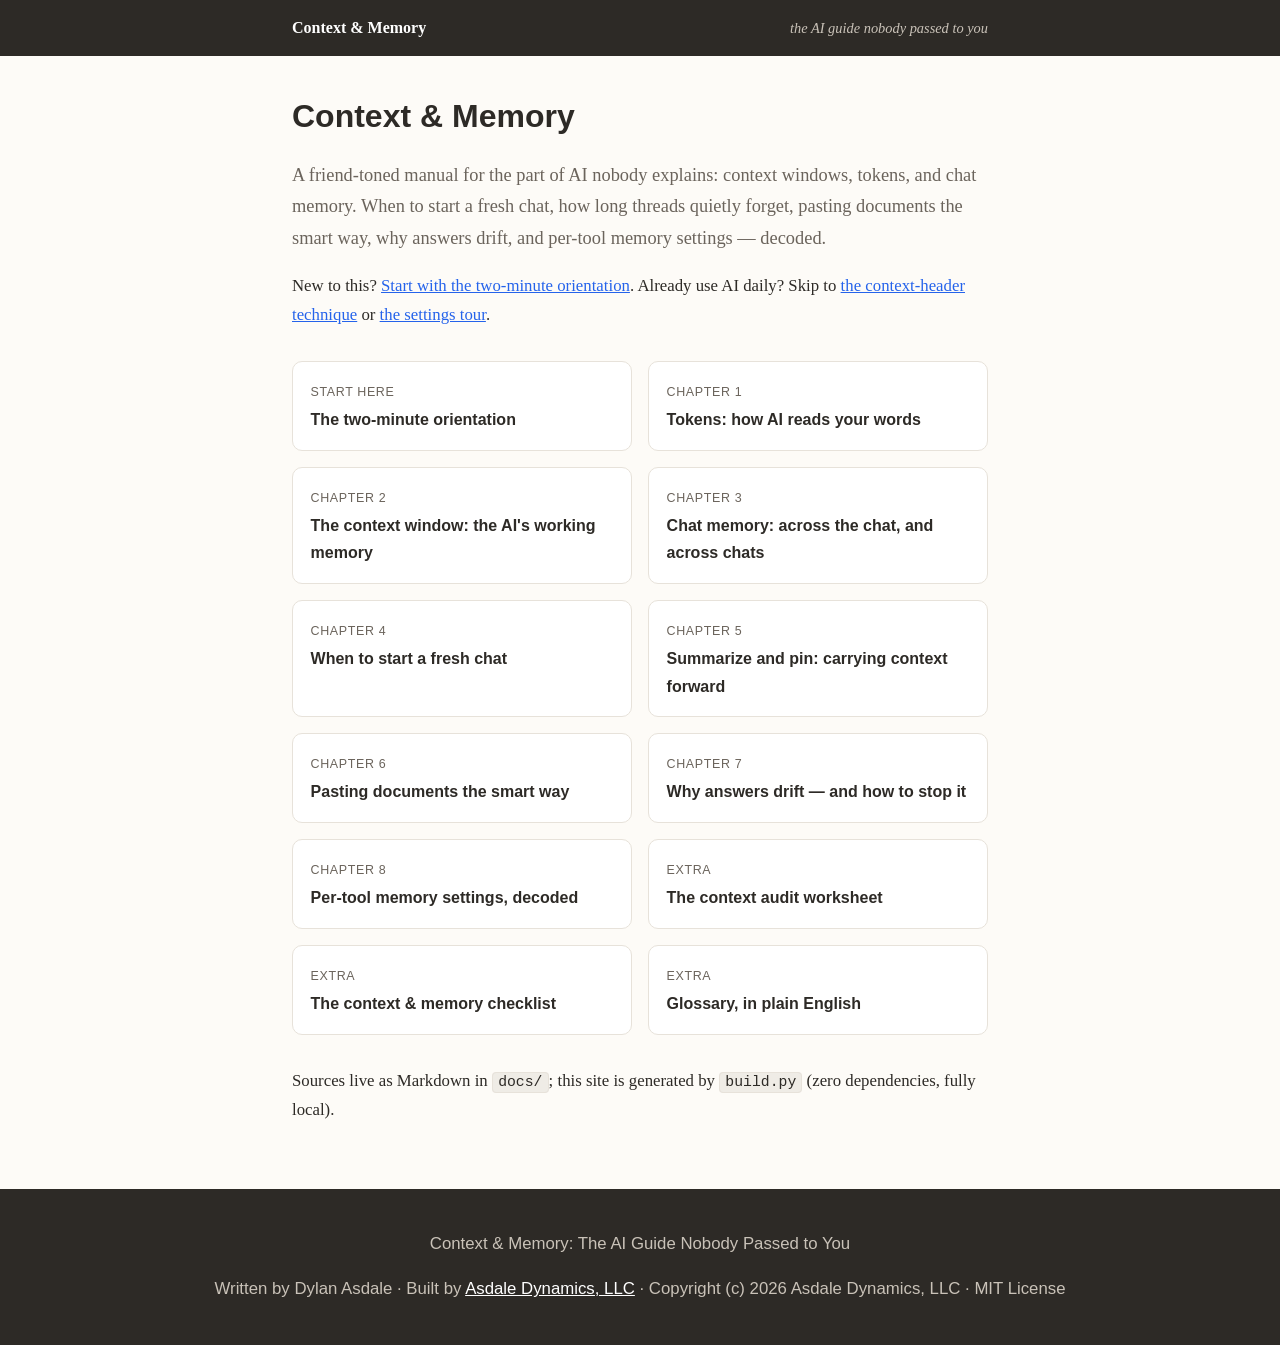
<file: site/index.html>
<!DOCTYPE html>
<html lang="en">
<head>
<meta charset="utf-8">
<meta name="viewport" content="width=device-width, initial-scale=1">
<meta name="description" content="A friend-toned manual for the part of AI nobody explains — context windows, tokens, and chat memory.">
<title>Context &amp; Memory: The AI Guide Nobody Passed to You</title>
<link rel="stylesheet" href="assets/style.css">
</head>
<body>
<header class="site"><div class="wrap" style="max-width:46rem;margin:0 auto;padding:0.9rem 1.25rem">
<a href="index.html">Context &amp; Memory</a>
<span class="tag">the AI guide nobody passed to you</span>
</div></header>
<main>
<h1>Context &amp; Memory</h1>
<p class="lead">A friend-toned manual for the part of AI nobody explains: context windows, tokens, and chat memory. When to start a fresh chat, how long threads quietly forget, pasting documents the smart way, why answers drift, and per-tool memory settings — decoded.</p>
<p>New to this? <a href="00-read-me-first.html">Start with the two-minute orientation</a>. Already use AI daily? Skip to <a href="05-summarize-and-pin.html">the context-header technique</a> or <a href="08-memory-settings.html">the settings tour</a>.</p>
<div class="cards">
<a class="card" href="00-read-me-first.html"><span class="num">Start here</span><div class="t">The two-minute orientation</div></a>
<a class="card" href="01-tokens.html"><span class="num">Chapter 1</span><div class="t">Tokens: how AI reads your words</div></a>
<a class="card" href="02-context-windows.html"><span class="num">Chapter 2</span><div class="t">The context window: the AI's working memory</div></a>
<a class="card" href="03-chat-memory.html"><span class="num">Chapter 3</span><div class="t">Chat memory: across the chat, and across chats</div></a>
<a class="card" href="04-when-to-start-fresh.html"><span class="num">Chapter 4</span><div class="t">When to start a fresh chat</div></a>
<a class="card" href="05-summarize-and-pin.html"><span class="num">Chapter 5</span><div class="t">Summarize and pin: carrying context forward</div></a>
<a class="card" href="06-pasting-documents.html"><span class="num">Chapter 6</span><div class="t">Pasting documents the smart way</div></a>
<a class="card" href="07-why-answers-drift.html"><span class="num">Chapter 7</span><div class="t">Why answers drift — and how to stop it</div></a>
<a class="card" href="08-memory-settings.html"><span class="num">Chapter 8</span><div class="t">Per-tool memory settings, decoded</div></a>
<a class="card" href="worksheet.html"><span class="num">Extra</span><div class="t">The context audit worksheet</div></a>
<a class="card" href="checklist.html"><span class="num">Extra</span><div class="t">The context &amp; memory checklist</div></a>
<a class="card" href="glossary.html"><span class="num">Extra</span><div class="t">Glossary, in plain English</div></a>
</div>
<p>Sources live as Markdown in <code>docs/</code>; this site is generated by <code>build.py</code> (zero dependencies, fully local).</p>
</main>
<footer class="site">
<p>Context &amp; Memory: The AI Guide Nobody Passed to You</p>
<p>Written by Dylan Asdale &middot; Built by <a href="https://dylanasdale.github.io">Asdale Dynamics, LLC</a> &middot; Copyright (c) 2026 Asdale Dynamics, LLC &middot; MIT License</p>
</footer>
</body>
</html>
</file>
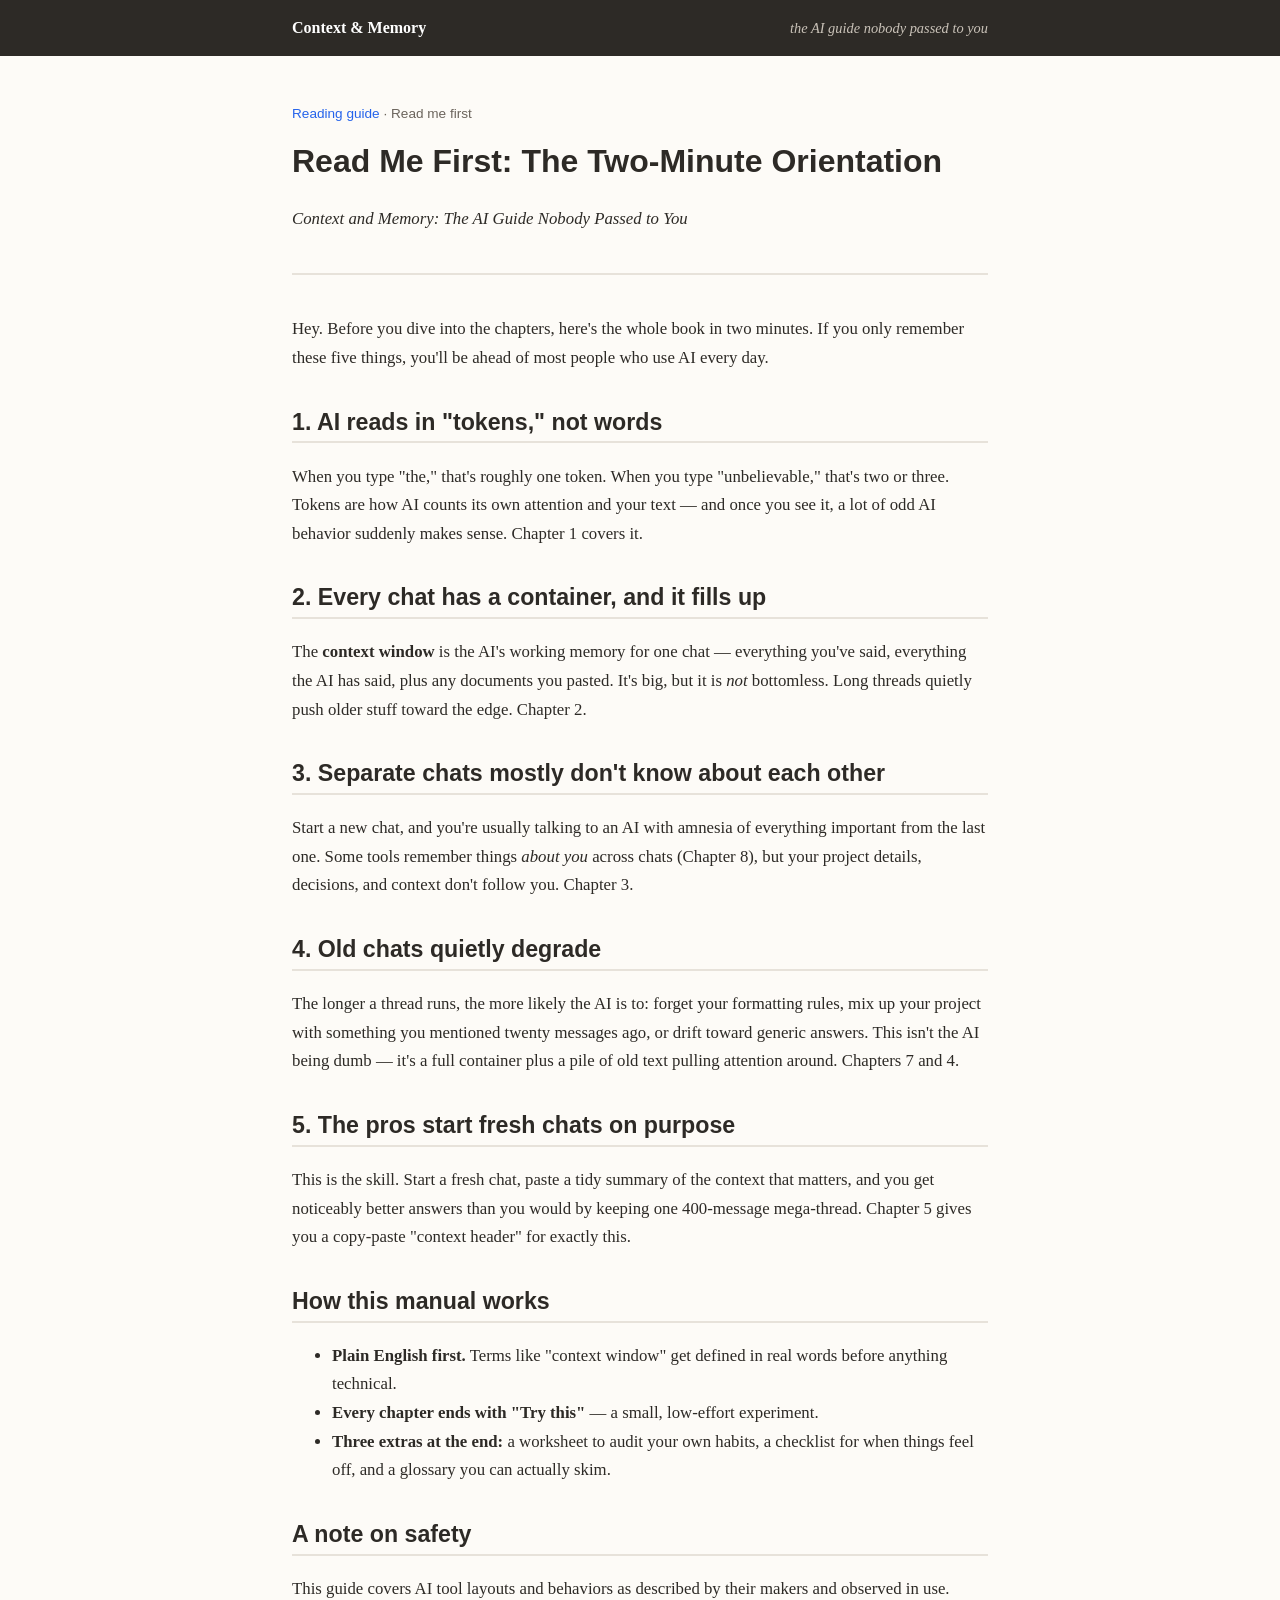
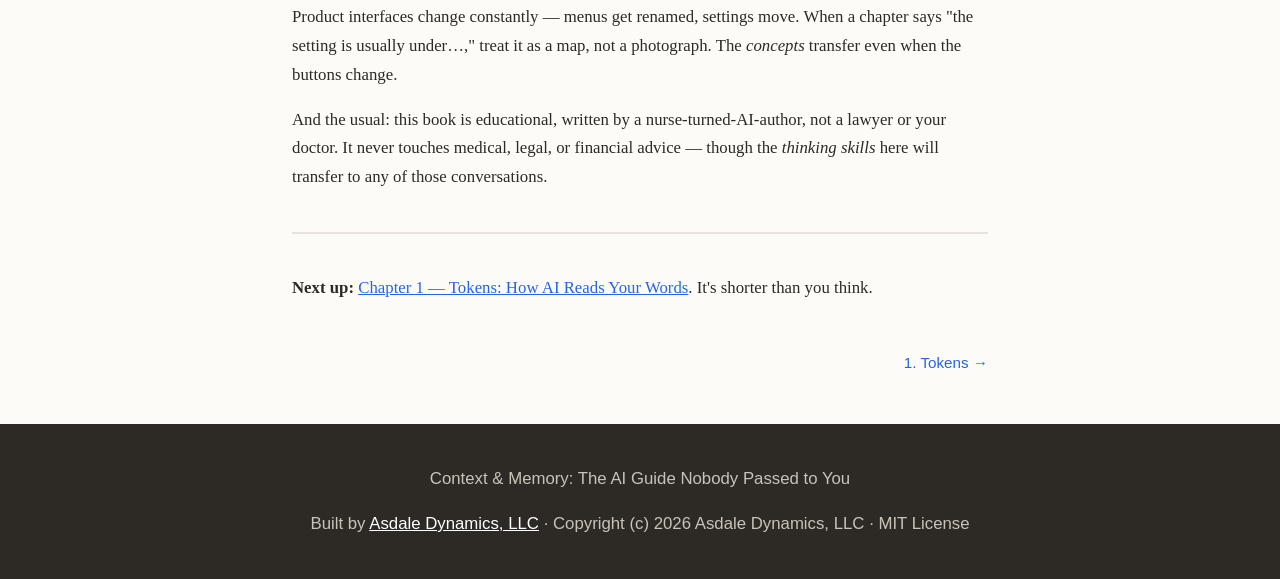
<file: site/00-read-me-first.html>
<!DOCTYPE html>
<html lang="en">
<head>
<meta charset="utf-8">
<meta name="viewport" content="width=device-width, initial-scale=1">
<meta name="description" content="A friend-toned manual for the part of AI nobody explains — context windows, tokens, and chat memory.">
<title>Read Me First: The Two-Minute Orientation — Context &amp; Memory: The AI Guide Nobody Passed to You</title>
<link rel="stylesheet" href="assets/style.css">
</head>
<body>
<header class="site"><div class="wrap" style="max-width:46rem;margin:0 auto;padding:0.9rem 1.25rem">
<a href="index.html">Context &amp; Memory</a>
<span class="tag">the AI guide nobody passed to you</span>
</div></header>
<main>
<p class="crumbs"><a href="index.html">Reading guide</a> &middot; Read me first</p>
<h1 id="read-me-first-the-two-minute-orientation">Read Me First: The Two-Minute Orientation</h1>
<p><em>Context and Memory: The AI Guide Nobody Passed to You</em></p>
<hr>
<p>Hey. Before you dive into the chapters, here's the whole book in two minutes. If you only remember these five things, you'll be ahead of most people who use AI every day.</p>
<h2 id="1-ai-reads-in-tokens-not-words">1. AI reads in &quot;tokens,&quot; not words</h2>
<p>When you type &quot;the,&quot; that's roughly one token. When you type &quot;unbelievable,&quot; that's two or three. Tokens are how AI counts its own attention and your text — and once you see it, a lot of odd AI behavior suddenly makes sense. Chapter 1 covers it.</p>
<h2 id="2-every-chat-has-a-container-and-it-fills-up">2. Every chat has a container, and it fills up</h2>
<p>The <strong>context window</strong> is the AI's working memory for one chat — everything you've said, everything the AI has said, plus any documents you pasted. It's big, but it is <em>not</em> bottomless. Long threads quietly push older stuff toward the edge. Chapter 2.</p>
<h2 id="3-separate-chats-mostly-dont-know-about-each-other">3. Separate chats mostly don't know about each other</h2>
<p>Start a new chat, and you're usually talking to an AI with amnesia of everything important from the last one. Some tools remember things <em>about you</em> across chats (Chapter 8), but your project details, decisions, and context don't follow you. Chapter 3.</p>
<h2 id="4-old-chats-quietly-degrade">4. Old chats quietly degrade</h2>
<p>The longer a thread runs, the more likely the AI is to: forget your formatting rules, mix up your project with something you mentioned twenty messages ago, or drift toward generic answers. This isn't the AI being dumb — it's a full container plus a pile of old text pulling attention around. Chapters 7 and 4.</p>
<h2 id="5-the-pros-start-fresh-chats-on-purpose">5. The pros start fresh chats on purpose</h2>
<p>This is the skill. Start a fresh chat, paste a tidy summary of the context that matters, and you get noticeably better answers than you would by keeping one 400-message mega-thread. Chapter 5 gives you a copy-paste &quot;context header&quot; for exactly this.</p>
<h2 id="how-this-manual-works">How this manual works</h2>
<ul><li><strong>Plain English first.</strong> Terms like &quot;context window&quot; get defined in real words before anything technical.</li><li><strong>Every chapter ends with &quot;Try this&quot;</strong> — a small, low-effort experiment.</li><li><strong>Three extras at the end:</strong> a worksheet to audit your own habits, a checklist for when things feel off, and a glossary you can actually skim.</li></ul>
<h2 id="a-note-on-safety">A note on safety</h2>
<p>This guide covers AI tool layouts and behaviors as described by their makers and observed in use. Product interfaces change constantly — menus get renamed, settings move. When a chapter says &quot;the setting is usually under…,&quot; treat it as a map, not a photograph. The <em>concepts</em> transfer even when the buttons change.</p>
<p>And the usual: this book is educational, written by a nurse-turned-AI-author, not a lawyer or your doctor. It never touches medical, legal, or financial advice — though the <em>thinking skills</em> here will transfer to any of those conversations.</p>
<hr>
<p><strong>Next up:</strong> <a href="01-tokens.html">Chapter 1 — Tokens: How AI Reads Your Words</a>. It's shorter than you think.</p>

<nav class="pager"><span class="side" style="visibility:hidden"></span><a class="side" style="text-align:right" href="01-tokens.html">1. Tokens &rarr;</a></nav>
</main>
<footer class="site">
<p>Context &amp; Memory: The AI Guide Nobody Passed to You</p>
<p>Built by <a href="https://dylanasdale.github.io">Asdale Dynamics, LLC</a> &middot; Copyright (c) 2026 Asdale Dynamics, LLC &middot; MIT License</p>
</footer>
</body>
</html>
</file>
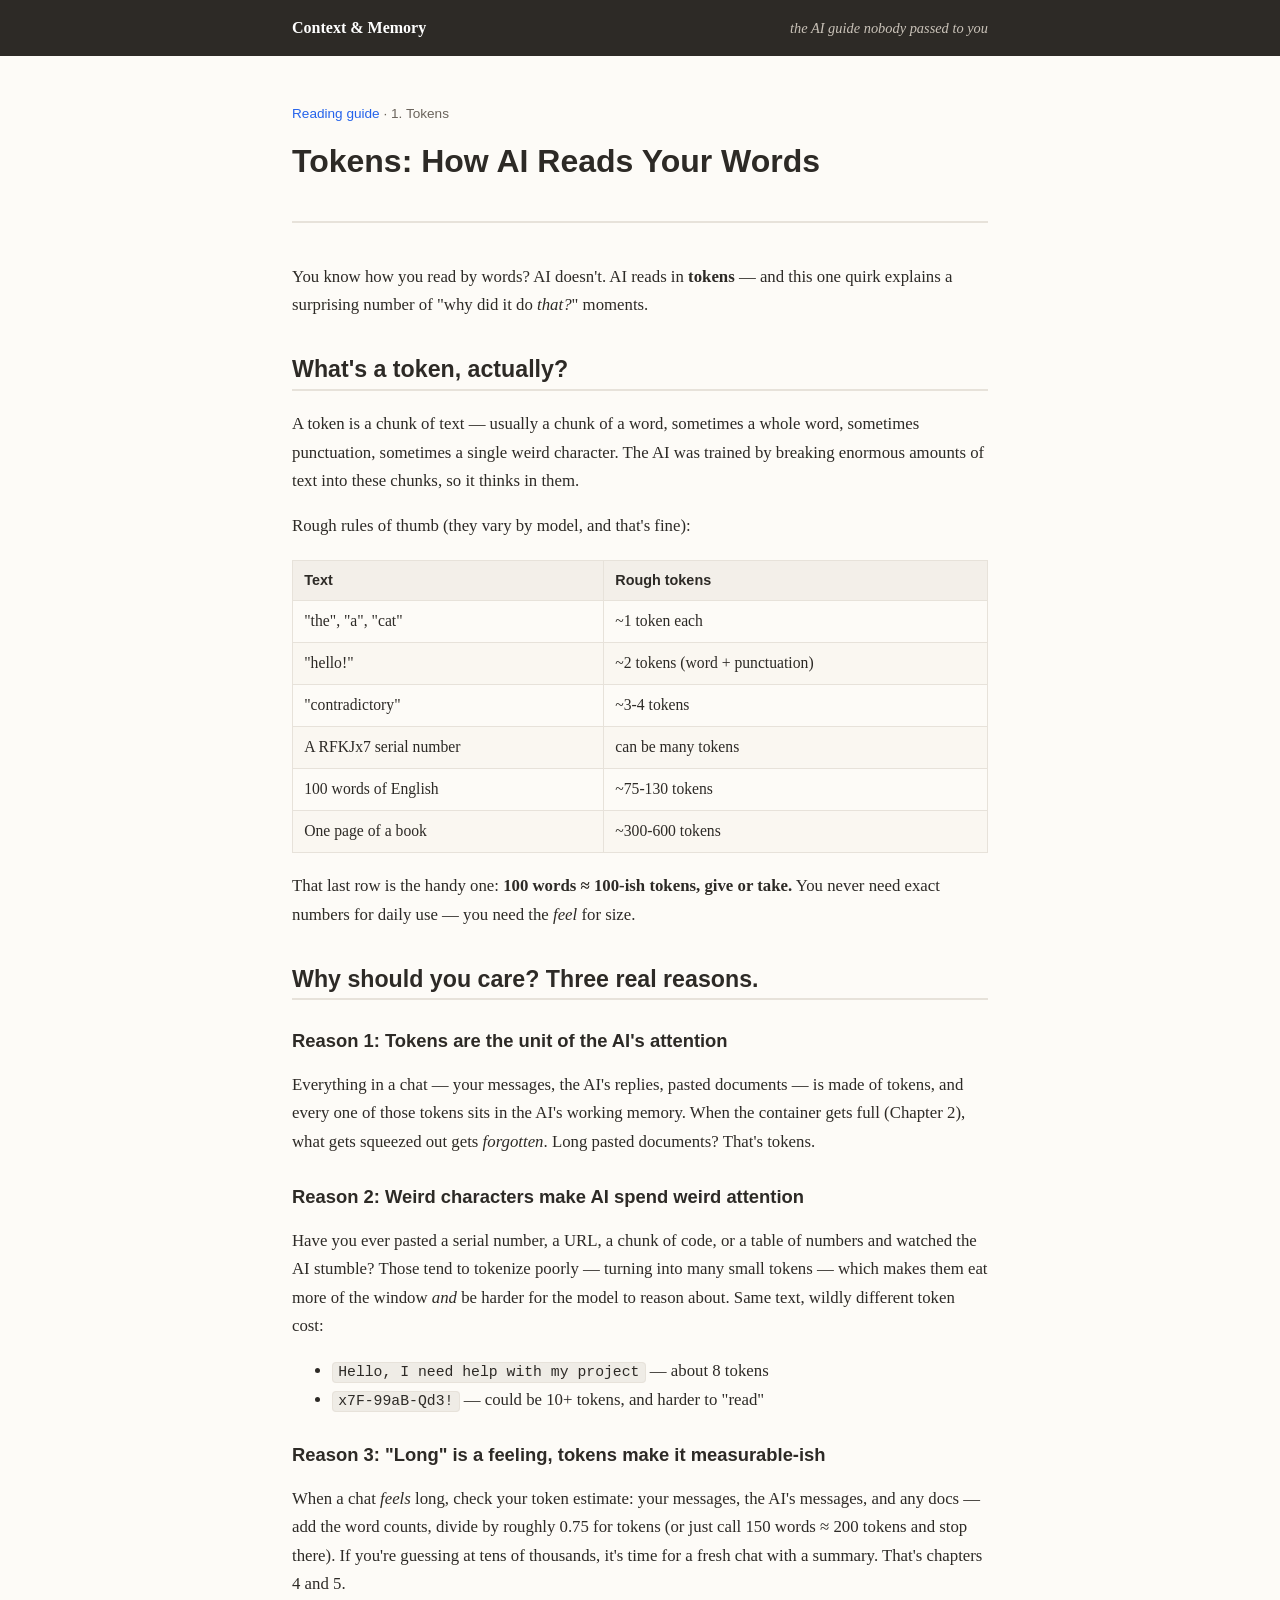
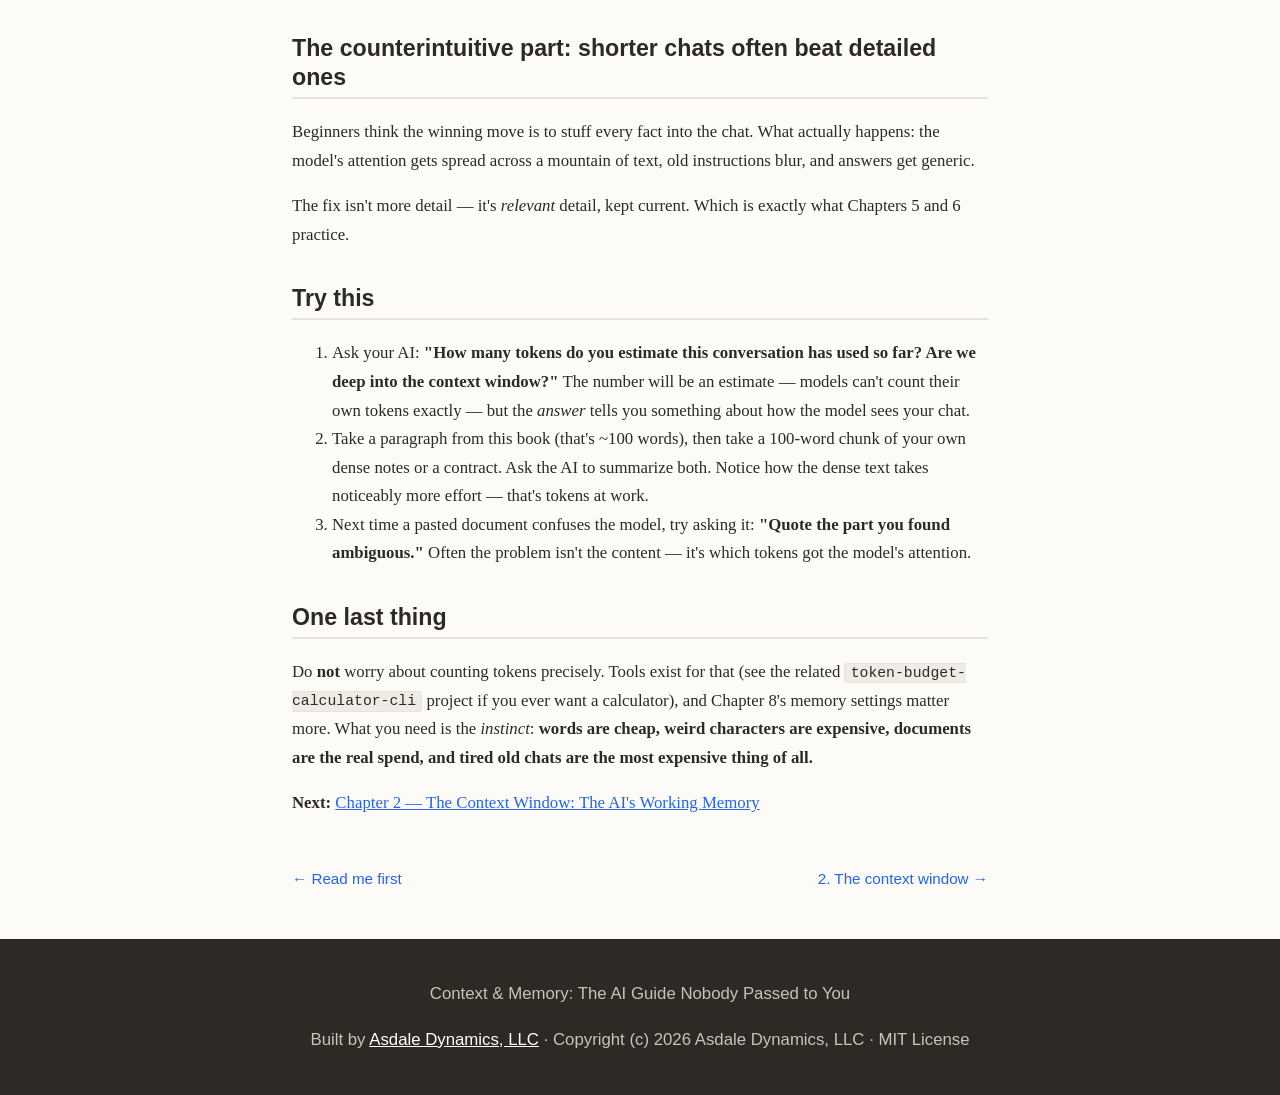
<file: site/01-tokens.html>
<!DOCTYPE html>
<html lang="en">
<head>
<meta charset="utf-8">
<meta name="viewport" content="width=device-width, initial-scale=1">
<meta name="description" content="A friend-toned manual for the part of AI nobody explains — context windows, tokens, and chat memory.">
<title>Tokens: How AI Reads Your Words — Context &amp; Memory: The AI Guide Nobody Passed to You</title>
<link rel="stylesheet" href="assets/style.css">
</head>
<body>
<header class="site"><div class="wrap" style="max-width:46rem;margin:0 auto;padding:0.9rem 1.25rem">
<a href="index.html">Context &amp; Memory</a>
<span class="tag">the AI guide nobody passed to you</span>
</div></header>
<main>
<p class="crumbs"><a href="index.html">Reading guide</a> &middot; 1. Tokens</p>
<h1 id="tokens-how-ai-reads-your-words">Tokens: How AI Reads Your Words</h1>
<hr>
<p>You know how you read by words? AI doesn't. AI reads in <strong>tokens</strong> — and this one quirk explains a surprising number of &quot;why did it do <em>that?</em>&quot; moments.</p>
<h2 id="whats-a-token-actually">What's a token, actually?</h2>
<p>A token is a chunk of text — usually a chunk of a word, sometimes a whole word, sometimes punctuation, sometimes a single weird character. The AI was trained by breaking enormous amounts of text into these chunks, so it thinks in them.</p>
<p>Rough rules of thumb (they vary by model, and that's fine):</p>
<table>
<thead><tr><th>Text</th><th>Rough tokens</th></tr></thead>
<tbody>
<tr><td>&quot;the&quot;, &quot;a&quot;, &quot;cat&quot;</td><td>~1 token each</td></tr>
<tr><td>&quot;hello!&quot;</td><td>~2 tokens (word + punctuation)</td></tr>
<tr><td>&quot;contradictory&quot;</td><td>~3-4 tokens</td></tr>
<tr><td>A RFKJx7 serial number</td><td>can be many tokens</td></tr>
<tr><td>100 words of English</td><td>~75-130 tokens</td></tr>
<tr><td>One page of a book</td><td>~300-600 tokens</td></tr>
</tbody>
</table>
<p>That last row is the handy one: <strong>100 words ≈ 100-ish tokens, give or take.</strong> You never need exact numbers for daily use — you need the <em>feel</em> for size.</p>
<h2 id="why-should-you-care-three-real-reasons">Why should you care? Three real reasons.</h2>
<h3 id="reason-1-tokens-are-the-unit-of-the-ais-attention">Reason 1: Tokens are the unit of the AI's attention</h3>
<p>Everything in a chat — your messages, the AI's replies, pasted documents — is made of tokens, and every one of those tokens sits in the AI's working memory. When the container gets full (Chapter 2), what gets squeezed out gets <em>forgotten</em>. Long pasted documents? That's tokens.</p>
<h3 id="reason-2-weird-characters-make-ai-spend-weird-attention">Reason 2: Weird characters make AI spend weird attention</h3>
<p>Have you ever pasted a serial number, a URL, a chunk of code, or a table of numbers and watched the AI stumble? Those tend to tokenize poorly — turning into many small tokens — which makes them eat more of the window <em>and</em> be harder for the model to reason about. Same text, wildly different token cost:</p>
<ul><li><code>Hello, I need help with my project</code> — about 8 tokens</li><li><code>x7F-99aB-Qd3!</code> — could be 10+ tokens, and harder to &quot;read&quot;</li></ul>
<h3 id="reason-3-long-is-a-feeling-tokens-make-it-measurable-ish">Reason 3: &quot;Long&quot; is a feeling, tokens make it measurable-ish</h3>
<p>When a chat <em>feels</em> long, check your token estimate: your messages, the AI's messages, and any docs — add the word counts, divide by roughly 0.75 for tokens (or just call 150 words ≈ 200 tokens and stop there). If you're guessing at tens of thousands, it's time for a fresh chat with a summary. That's chapters 4 and 5.</p>
<h2 id="the-counterintuitive-part-shorter-chats-often-beat-detailed-">The counterintuitive part: shorter chats often beat detailed ones</h2>
<p>Beginners think the winning move is to stuff every fact into the chat. What actually happens: the model's attention gets spread across a mountain of text, old instructions blur, and answers get generic.</p>
<p>The fix isn't more detail — it's <em>relevant</em> detail, kept current. Which is exactly what Chapters 5 and 6 practice.</p>
<h2 id="try-this">Try this</h2>
<ol><li>Ask your AI: <strong>&quot;How many tokens do you estimate this conversation has used so far? Are we deep into the context window?&quot;</strong> The number will be an estimate — models can't count their own tokens exactly — but the <em>answer</em> tells you something about how the model sees your chat.</li><li>Take a paragraph from this book (that's ~100 words), then take a 100-word chunk of your own dense notes or a contract. Ask the AI to summarize both. Notice how the dense text takes noticeably more effort — that's tokens at work.</li><li>Next time a pasted document confuses the model, try asking it: <strong>&quot;Quote the part you found ambiguous.&quot;</strong> Often the problem isn't the content — it's which tokens got the model's attention.</li></ol>
<h2 id="one-last-thing">One last thing</h2>
<p>Do <strong>not</strong> worry about counting tokens precisely. Tools exist for that (see the related <code>token-budget-calculator-cli</code> project if you ever want a calculator), and Chapter 8's memory settings matter more. What you need is the <em>instinct</em>: <strong>words are cheap, weird characters are expensive, documents are the real spend, and tired old chats are the most expensive thing of all.</strong></p>
<p><strong>Next:</strong> <a href="02-context-windows.html">Chapter 2 — The Context Window: The AI's Working Memory</a></p>

<nav class="pager"><a class="side" style="text-align:left" href="00-read-me-first.html">&larr; Read me first</a><a class="side" style="text-align:right" href="02-context-windows.html">2. The context window &rarr;</a></nav>
</main>
<footer class="site">
<p>Context &amp; Memory: The AI Guide Nobody Passed to You</p>
<p>Built by <a href="https://dylanasdale.github.io">Asdale Dynamics, LLC</a> &middot; Copyright (c) 2026 Asdale Dynamics, LLC &middot; MIT License</p>
</footer>
</body>
</html>
</file>
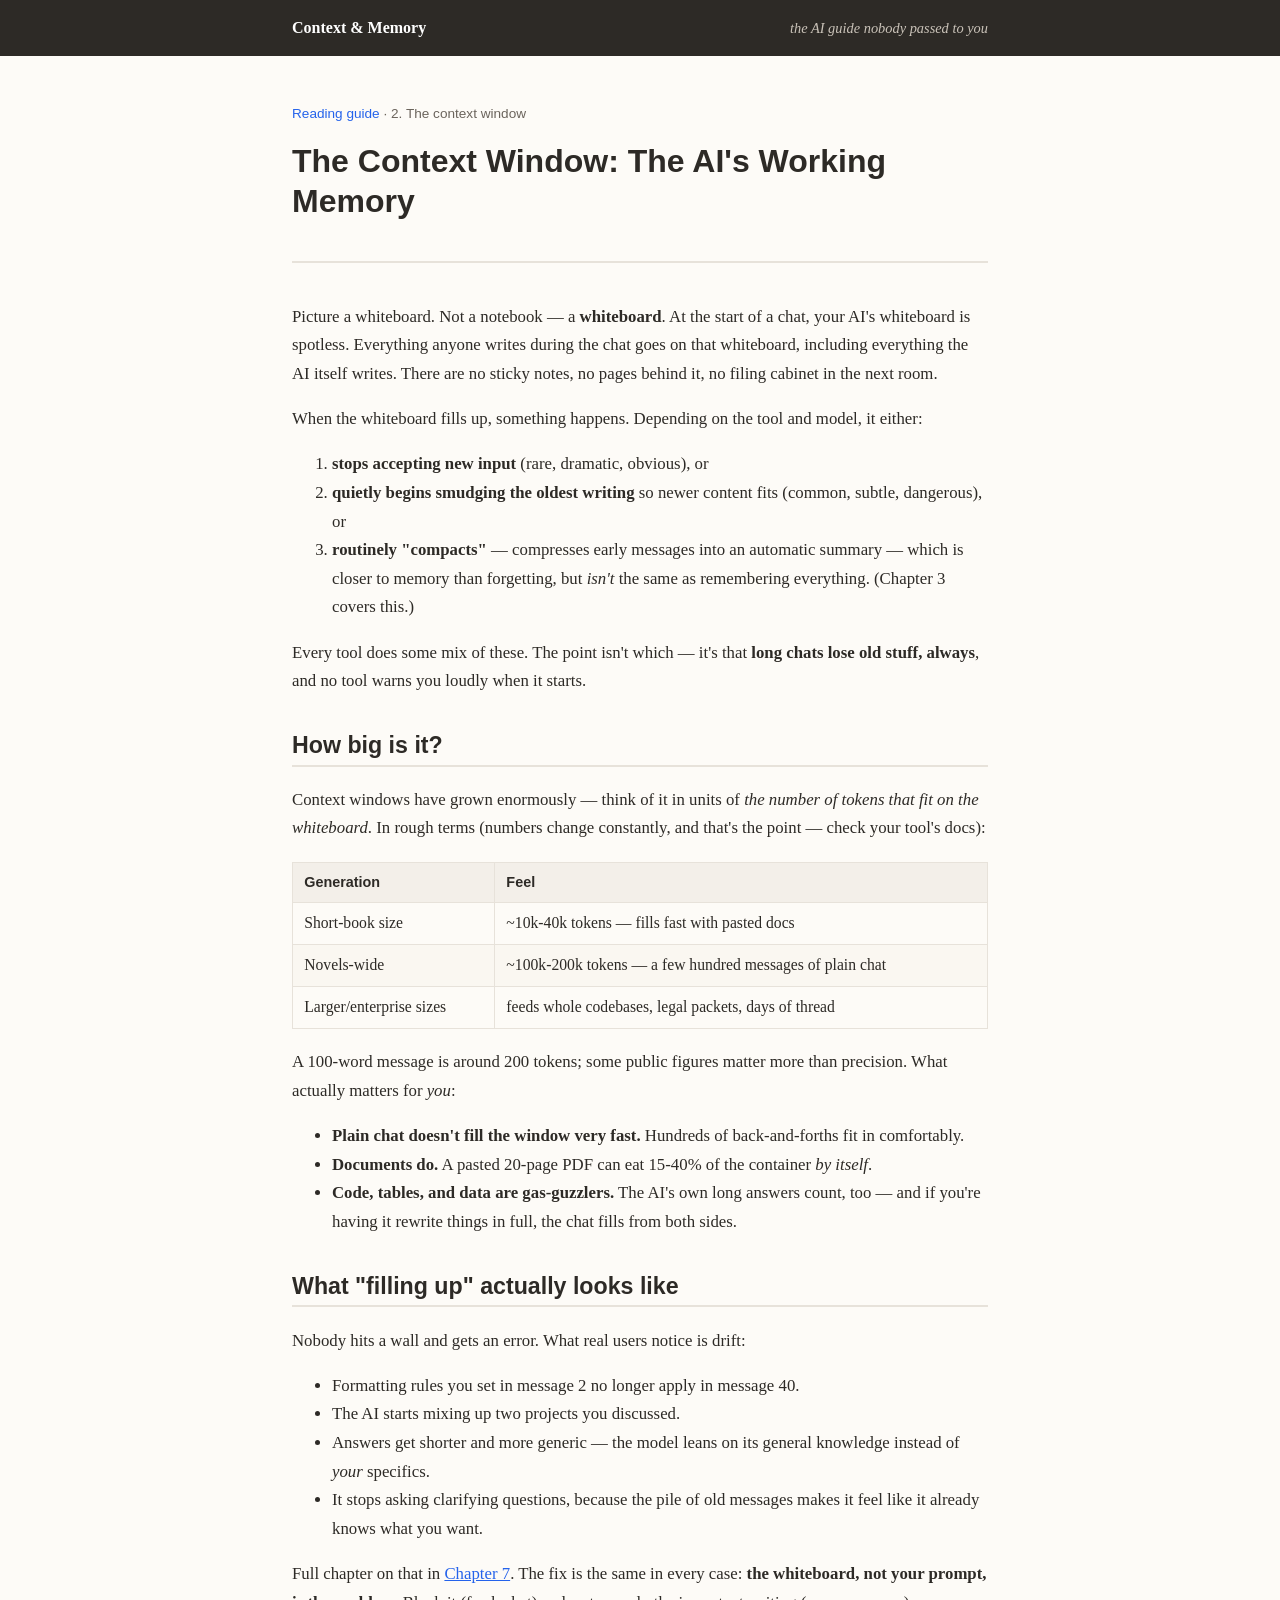
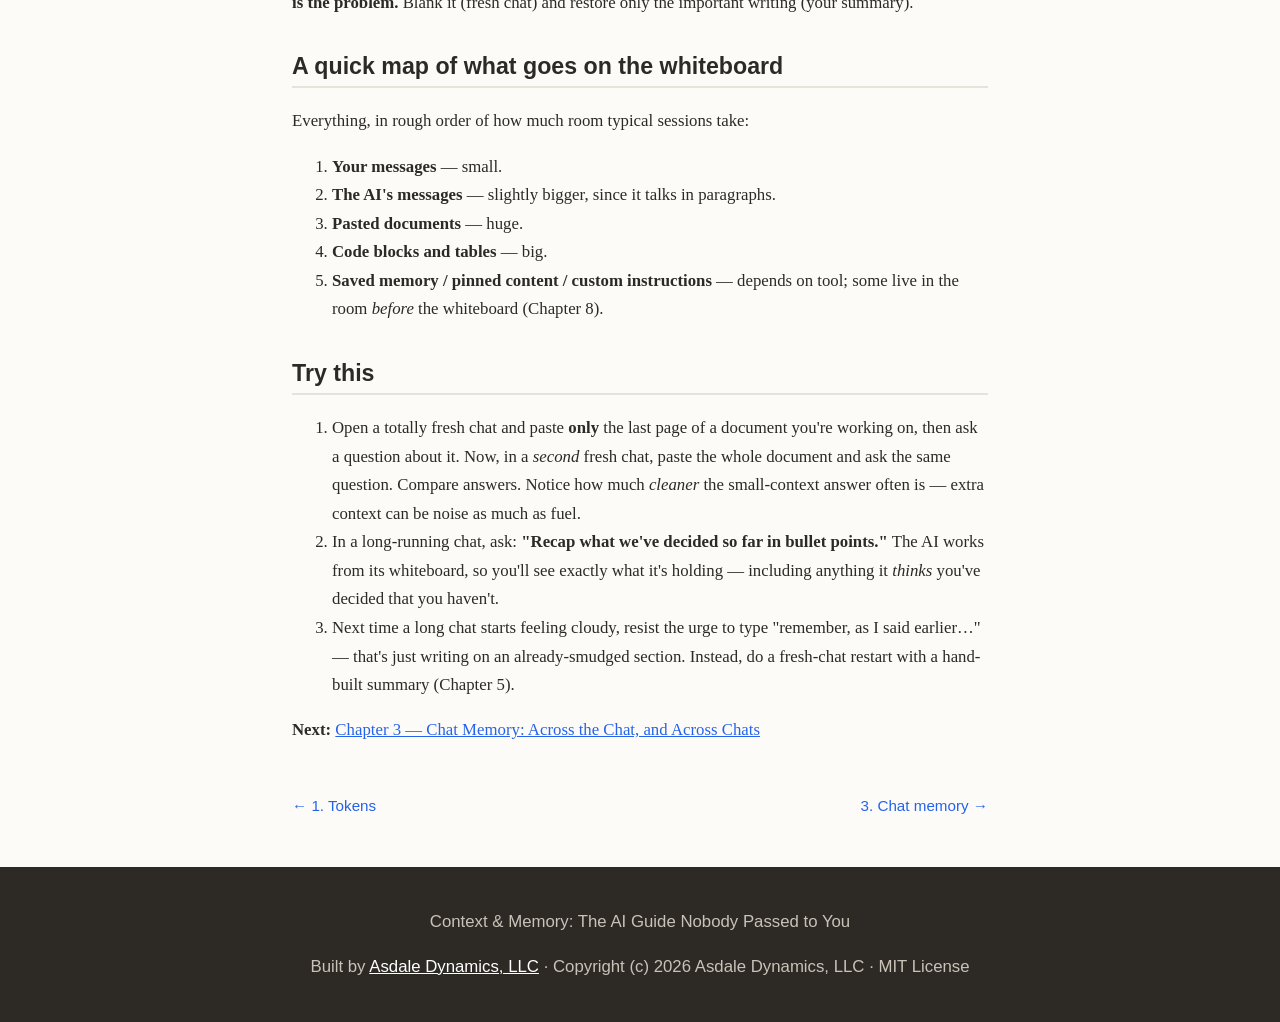
<file: site/02-context-windows.html>
<!DOCTYPE html>
<html lang="en">
<head>
<meta charset="utf-8">
<meta name="viewport" content="width=device-width, initial-scale=1">
<meta name="description" content="A friend-toned manual for the part of AI nobody explains — context windows, tokens, and chat memory.">
<title>The Context Window: The AI's Working Memory — Context &amp; Memory: The AI Guide Nobody Passed to You</title>
<link rel="stylesheet" href="assets/style.css">
</head>
<body>
<header class="site"><div class="wrap" style="max-width:46rem;margin:0 auto;padding:0.9rem 1.25rem">
<a href="index.html">Context &amp; Memory</a>
<span class="tag">the AI guide nobody passed to you</span>
</div></header>
<main>
<p class="crumbs"><a href="index.html">Reading guide</a> &middot; 2. The context window</p>
<h1 id="the-context-window-the-ais-working-memory">The Context Window: The AI's Working Memory</h1>
<hr>
<p>Picture a whiteboard. Not a notebook — a <strong>whiteboard</strong>. At the start of a chat, your AI's whiteboard is spotless. Everything anyone writes during the chat goes on that whiteboard, including everything the AI itself writes. There are no sticky notes, no pages behind it, no filing cabinet in the next room.</p>
<p>When the whiteboard fills up, something happens. Depending on the tool and model, it either:</p>
<ol><li><strong>stops accepting new input</strong> (rare, dramatic, obvious), or</li><li><strong>quietly begins smudging the oldest writing</strong> so newer content fits (common, subtle, dangerous), or</li><li><strong>routinely &quot;compacts&quot;</strong> — compresses early messages into an automatic summary — which is closer to memory than forgetting, but <em>isn't</em> the same as remembering everything. (Chapter 3 covers this.)</li></ol>
<p>Every tool does some mix of these. The point isn't which — it's that <strong>long chats lose old stuff, always</strong>, and no tool warns you loudly when it starts.</p>
<h2 id="how-big-is-it">How big is it?</h2>
<p>Context windows have grown enormously — think of it in units of <em>the number of tokens that fit on the whiteboard</em>. In rough terms (numbers change constantly, and that's the point — check your tool's docs):</p>
<table>
<thead><tr><th>Generation</th><th>Feel</th></tr></thead>
<tbody>
<tr><td>Short-book size</td><td>~10k-40k tokens — fills fast with pasted docs</td></tr>
<tr><td>Novels-wide</td><td>~100k-200k tokens — a few hundred messages of plain chat</td></tr>
<tr><td>Larger/enterprise sizes</td><td>feeds whole codebases, legal packets, days of thread</td></tr>
</tbody>
</table>
<p>A 100-word message is around 200 tokens; some public figures matter more than precision. What actually matters for <em>you</em>:</p>
<ul><li><strong>Plain chat doesn't fill the window very fast.</strong> Hundreds of back-and-forths fit in comfortably.</li><li><strong>Documents do.</strong> A pasted 20-page PDF can eat 15-40% of the container <em>by itself</em>.</li><li><strong>Code, tables, and data are gas-guzzlers.</strong> The AI's own long answers count, too — and if you're having it rewrite things in full, the chat fills from both sides.</li></ul>
<h2 id="what-filling-up-actually-looks-like">What &quot;filling up&quot; actually looks like</h2>
<p>Nobody hits a wall and gets an error. What real users notice is drift:</p>
<ul><li>Formatting rules you set in message 2 no longer apply in message 40.</li><li>The AI starts mixing up two projects you discussed.</li><li>Answers get shorter and more generic — the model leans on its general knowledge instead of <em>your</em> specifics.</li><li>It stops asking clarifying questions, because the pile of old messages makes it feel like it already knows what you want.</li></ul>
<p>Full chapter on that in <a href="07-why-answers-drift.html">Chapter 7</a>. The fix is the same in every case: <strong>the whiteboard, not your prompt, is the problem.</strong> Blank it (fresh chat) and restore only the important writing (your summary).</p>
<h2 id="a-quick-map-of-what-goes-on-the-whiteboard">A quick map of what goes on the whiteboard</h2>
<p>Everything, in rough order of how much room typical sessions take:</p>
<ol><li><strong>Your messages</strong> — small.</li><li><strong>The AI's messages</strong> — slightly bigger, since it talks in paragraphs.</li><li><strong>Pasted documents</strong> — huge.</li><li><strong>Code blocks and tables</strong> — big.</li><li><strong>Saved memory / pinned content / custom instructions</strong> — depends on tool; some live in the room <em>before</em> the whiteboard (Chapter 8).</li></ol>
<h2 id="try-this">Try this</h2>
<ol><li>Open a totally fresh chat and paste <strong>only</strong> the last page of a document you're working on, then ask a question about it. Now, in a <em>second</em> fresh chat, paste the whole document and ask the same question. Compare answers. Notice how much <em>cleaner</em> the small-context answer often is — extra context can be noise as much as fuel.</li><li>In a long-running chat, ask: <strong>&quot;Recap what we've decided so far in bullet points.&quot;</strong> The AI works from its whiteboard, so you'll see exactly what it's holding — including anything it <em>thinks</em> you've decided that you haven't.</li><li>Next time a long chat starts feeling cloudy, resist the urge to type &quot;remember, as I said earlier…&quot; — that's just writing on an already-smudged section. Instead, do a fresh-chat restart with a hand-built summary (Chapter 5).</li></ol>
<p><strong>Next:</strong> <a href="03-chat-memory.html">Chapter 3 — Chat Memory: Across the Chat, and Across Chats</a></p>

<nav class="pager"><a class="side" style="text-align:left" href="01-tokens.html">&larr; 1. Tokens</a><a class="side" style="text-align:right" href="03-chat-memory.html">3. Chat memory &rarr;</a></nav>
</main>
<footer class="site">
<p>Context &amp; Memory: The AI Guide Nobody Passed to You</p>
<p>Built by <a href="https://dylanasdale.github.io">Asdale Dynamics, LLC</a> &middot; Copyright (c) 2026 Asdale Dynamics, LLC &middot; MIT License</p>
</footer>
</body>
</html>
</file>
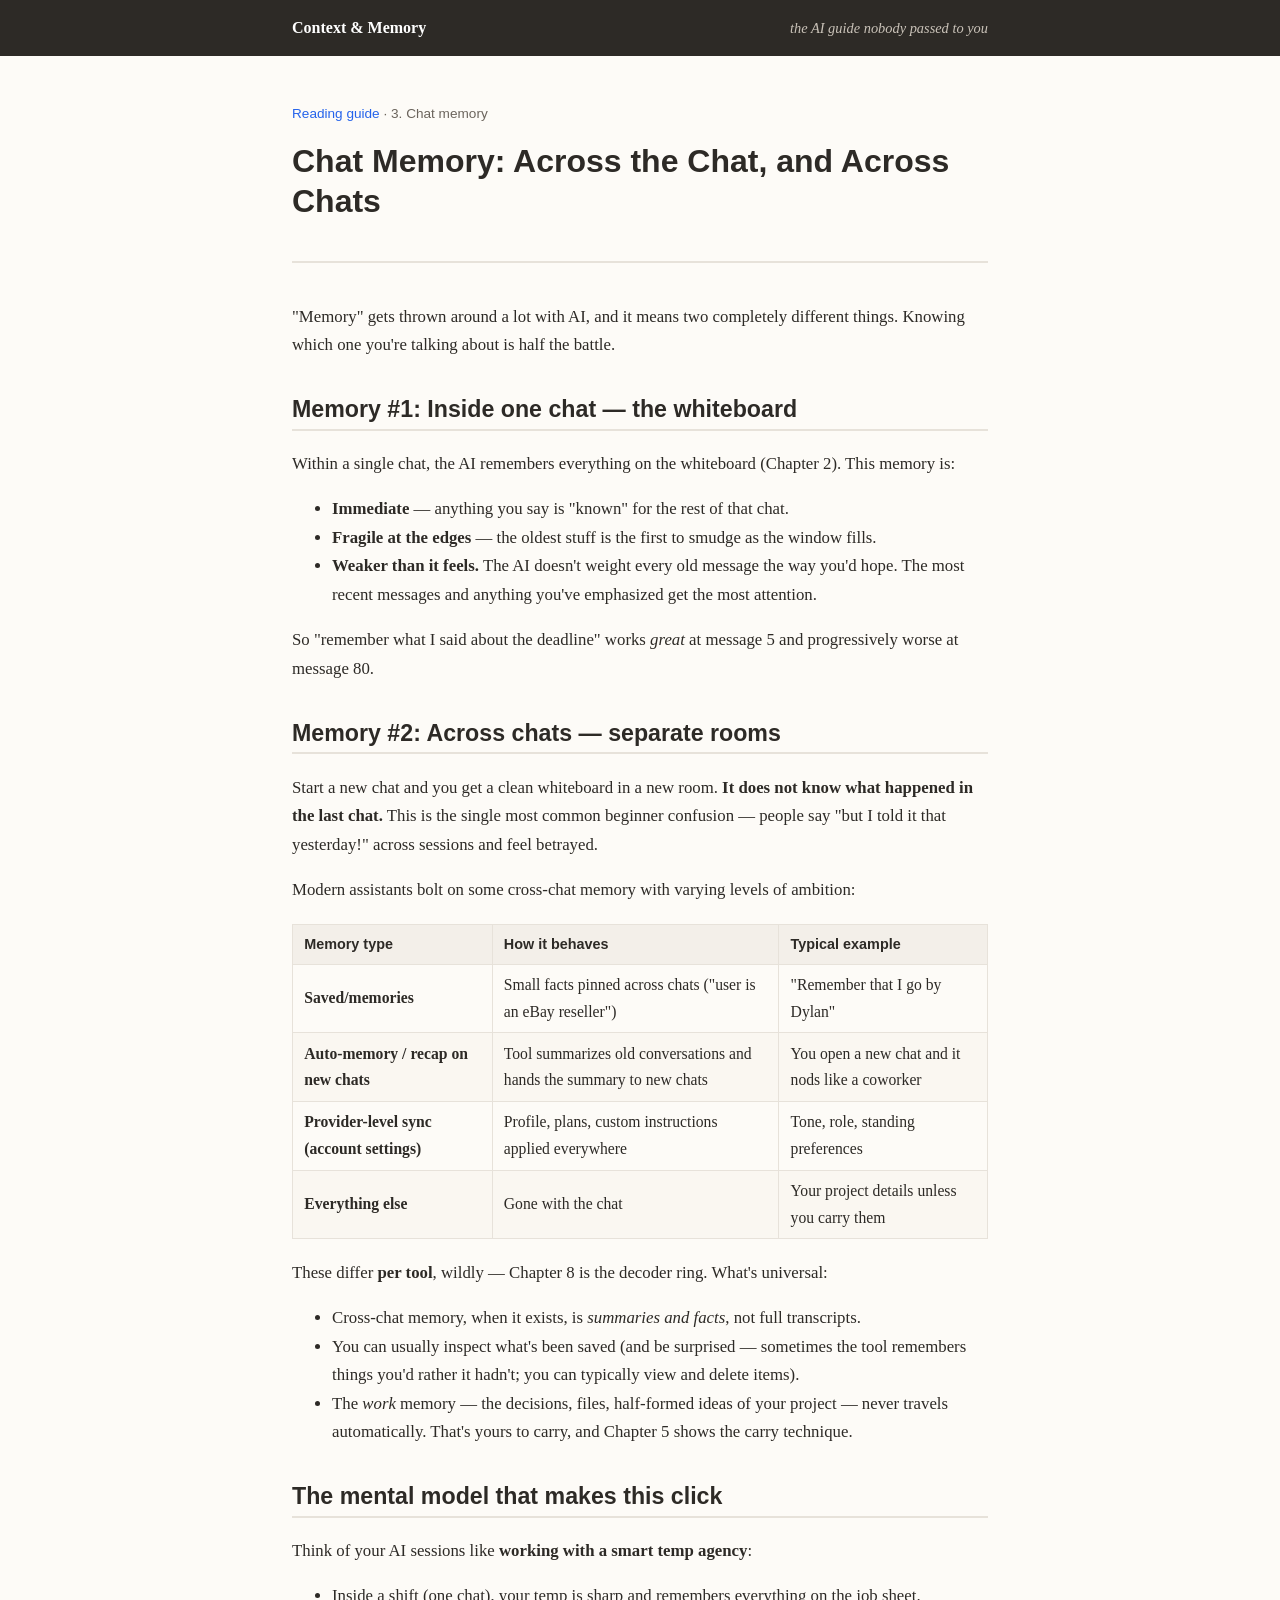
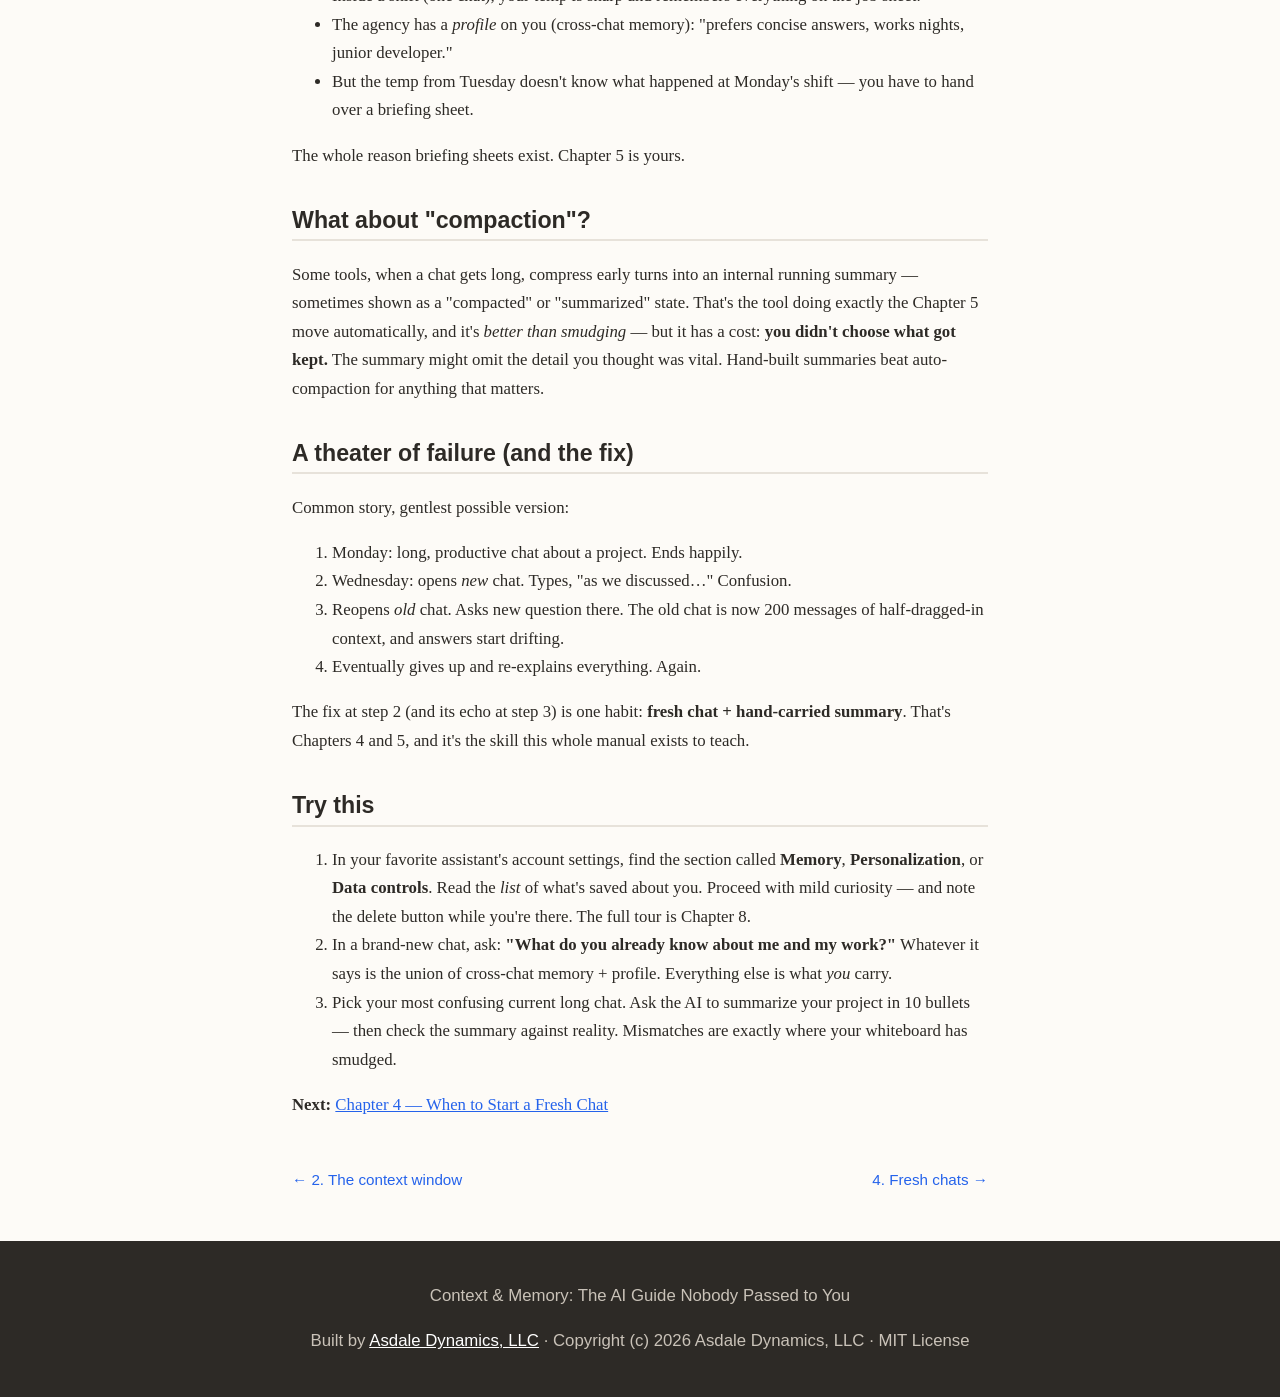
<file: site/03-chat-memory.html>
<!DOCTYPE html>
<html lang="en">
<head>
<meta charset="utf-8">
<meta name="viewport" content="width=device-width, initial-scale=1">
<meta name="description" content="A friend-toned manual for the part of AI nobody explains — context windows, tokens, and chat memory.">
<title>Chat Memory: Across the Chat, and Across Chats — Context &amp; Memory: The AI Guide Nobody Passed to You</title>
<link rel="stylesheet" href="assets/style.css">
</head>
<body>
<header class="site"><div class="wrap" style="max-width:46rem;margin:0 auto;padding:0.9rem 1.25rem">
<a href="index.html">Context &amp; Memory</a>
<span class="tag">the AI guide nobody passed to you</span>
</div></header>
<main>
<p class="crumbs"><a href="index.html">Reading guide</a> &middot; 3. Chat memory</p>
<h1 id="chat-memory-across-the-chat-and-across-chats">Chat Memory: Across the Chat, and Across Chats</h1>
<hr>
<p>&quot;Memory&quot; gets thrown around a lot with AI, and it means two completely different things. Knowing which one you're talking about is half the battle.</p>
<h2 id="memory-1-inside-one-chat-the-whiteboard">Memory #1: Inside one chat — the whiteboard</h2>
<p>Within a single chat, the AI remembers everything on the whiteboard (Chapter 2). This memory is:</p>
<ul><li><strong>Immediate</strong> — anything you say is &quot;known&quot; for the rest of that chat.</li><li><strong>Fragile at the edges</strong> — the oldest stuff is the first to smudge as the window fills.</li><li><strong>Weaker than it feels.</strong> The AI doesn't weight every old message the way you'd hope. The most recent messages and anything you've emphasized get the most attention.</li></ul>
<p>So &quot;remember what I said about the deadline&quot; works <em>great</em> at message 5 and progressively worse at message 80.</p>
<h2 id="memory-2-across-chats-separate-rooms">Memory #2: Across chats — separate rooms</h2>
<p>Start a new chat and you get a clean whiteboard in a new room. <strong>It does not know what happened in the last chat.</strong> This is the single most common beginner confusion — people say &quot;but I told it that yesterday!&quot; across sessions and feel betrayed.</p>
<p>Modern assistants bolt on some cross-chat memory with varying levels of ambition:</p>
<table>
<thead><tr><th>Memory type</th><th>How it behaves</th><th>Typical example</th></tr></thead>
<tbody>
<tr><td><strong>Saved/memories</strong></td><td>Small facts pinned across chats (&quot;user is an eBay reseller&quot;)</td><td>&quot;Remember that I go by Dylan&quot;</td></tr>
<tr><td><strong>Auto-memory / recap on new chats</strong></td><td>Tool summarizes old conversations and hands the summary to new chats</td><td>You open a new chat and it nods like a coworker</td></tr>
<tr><td><strong>Provider-level sync (account settings)</strong></td><td>Profile, plans, custom instructions applied everywhere</td><td>Tone, role, standing preferences</td></tr>
<tr><td><strong>Everything else</strong></td><td>Gone with the chat</td><td>Your project details unless you carry them</td></tr>
</tbody>
</table>
<p>These differ <strong>per tool</strong>, wildly — Chapter 8 is the decoder ring. What's universal:</p>
<ul><li>Cross-chat memory, when it exists, is <em>summaries and facts</em>, not full transcripts.</li><li>You can usually inspect what's been saved (and be surprised — sometimes the tool remembers things you'd rather it hadn't; you can typically view and delete items).</li><li>The <em>work</em> memory — the decisions, files, half-formed ideas of your project — never travels automatically. That's yours to carry, and Chapter 5 shows the carry technique.</li></ul>
<h2 id="the-mental-model-that-makes-this-click">The mental model that makes this click</h2>
<p>Think of your AI sessions like <strong>working with a smart temp agency</strong>:</p>
<ul><li>Inside a shift (one chat), your temp is sharp and remembers everything on the job sheet.</li><li>The agency has a <em>profile</em> on you (cross-chat memory): &quot;prefers concise answers, works nights, junior developer.&quot;</li><li>But the temp from Tuesday doesn't know what happened at Monday's shift — you have to hand over a briefing sheet.</li></ul>
<p>The whole reason briefing sheets exist. Chapter 5 is yours.</p>
<h2 id="what-about-compaction">What about &quot;compaction&quot;?</h2>
<p>Some tools, when a chat gets long, compress early turns into an internal running summary — sometimes shown as a &quot;compacted&quot; or &quot;summarized&quot; state. That's the tool doing exactly the Chapter 5 move automatically, and it's <em>better than smudging</em> — but it has a cost: <strong>you didn't choose what got kept.</strong> The summary might omit the detail you thought was vital. Hand-built summaries beat auto-compaction for anything that matters.</p>
<h2 id="a-theater-of-failure-and-the-fix">A theater of failure (and the fix)</h2>
<p>Common story, gentlest possible version:</p>
<ol><li>Monday: long, productive chat about a project. Ends happily.</li><li>Wednesday: opens <em>new</em> chat. Types, &quot;as we discussed…&quot; Confusion.</li><li>Reopens <em>old</em> chat. Asks new question there. The old chat is now 200 messages of half-dragged-in context, and answers start drifting.</li><li>Eventually gives up and re-explains everything. Again.</li></ol>
<p>The fix at step 2 (and its echo at step 3) is one habit: <strong>fresh chat + hand-carried summary</strong>. That's Chapters 4 and 5, and it's the skill this whole manual exists to teach.</p>
<h2 id="try-this">Try this</h2>
<ol><li>In your favorite assistant's account settings, find the section called <strong>Memory</strong>, <strong>Personalization</strong>, or <strong>Data controls</strong>. Read the <em>list</em> of what's saved about you. Proceed with mild curiosity — and note the delete button while you're there. The full tour is Chapter 8.</li><li>In a brand-new chat, ask: <strong>&quot;What do you already know about me and my work?&quot;</strong> Whatever it says is the union of cross-chat memory + profile. Everything else is what <em>you</em> carry.</li><li>Pick your most confusing current long chat. Ask the AI to summarize your project in 10 bullets — then check the summary against reality. Mismatches are exactly where your whiteboard has smudged.</li></ol>
<p><strong>Next:</strong> <a href="04-when-to-start-fresh.html">Chapter 4 — When to Start a Fresh Chat</a></p>

<nav class="pager"><a class="side" style="text-align:left" href="02-context-windows.html">&larr; 2. The context window</a><a class="side" style="text-align:right" href="04-when-to-start-fresh.html">4. Fresh chats &rarr;</a></nav>
</main>
<footer class="site">
<p>Context &amp; Memory: The AI Guide Nobody Passed to You</p>
<p>Built by <a href="https://dylanasdale.github.io">Asdale Dynamics, LLC</a> &middot; Copyright (c) 2026 Asdale Dynamics, LLC &middot; MIT License</p>
</footer>
</body>
</html>
</file>
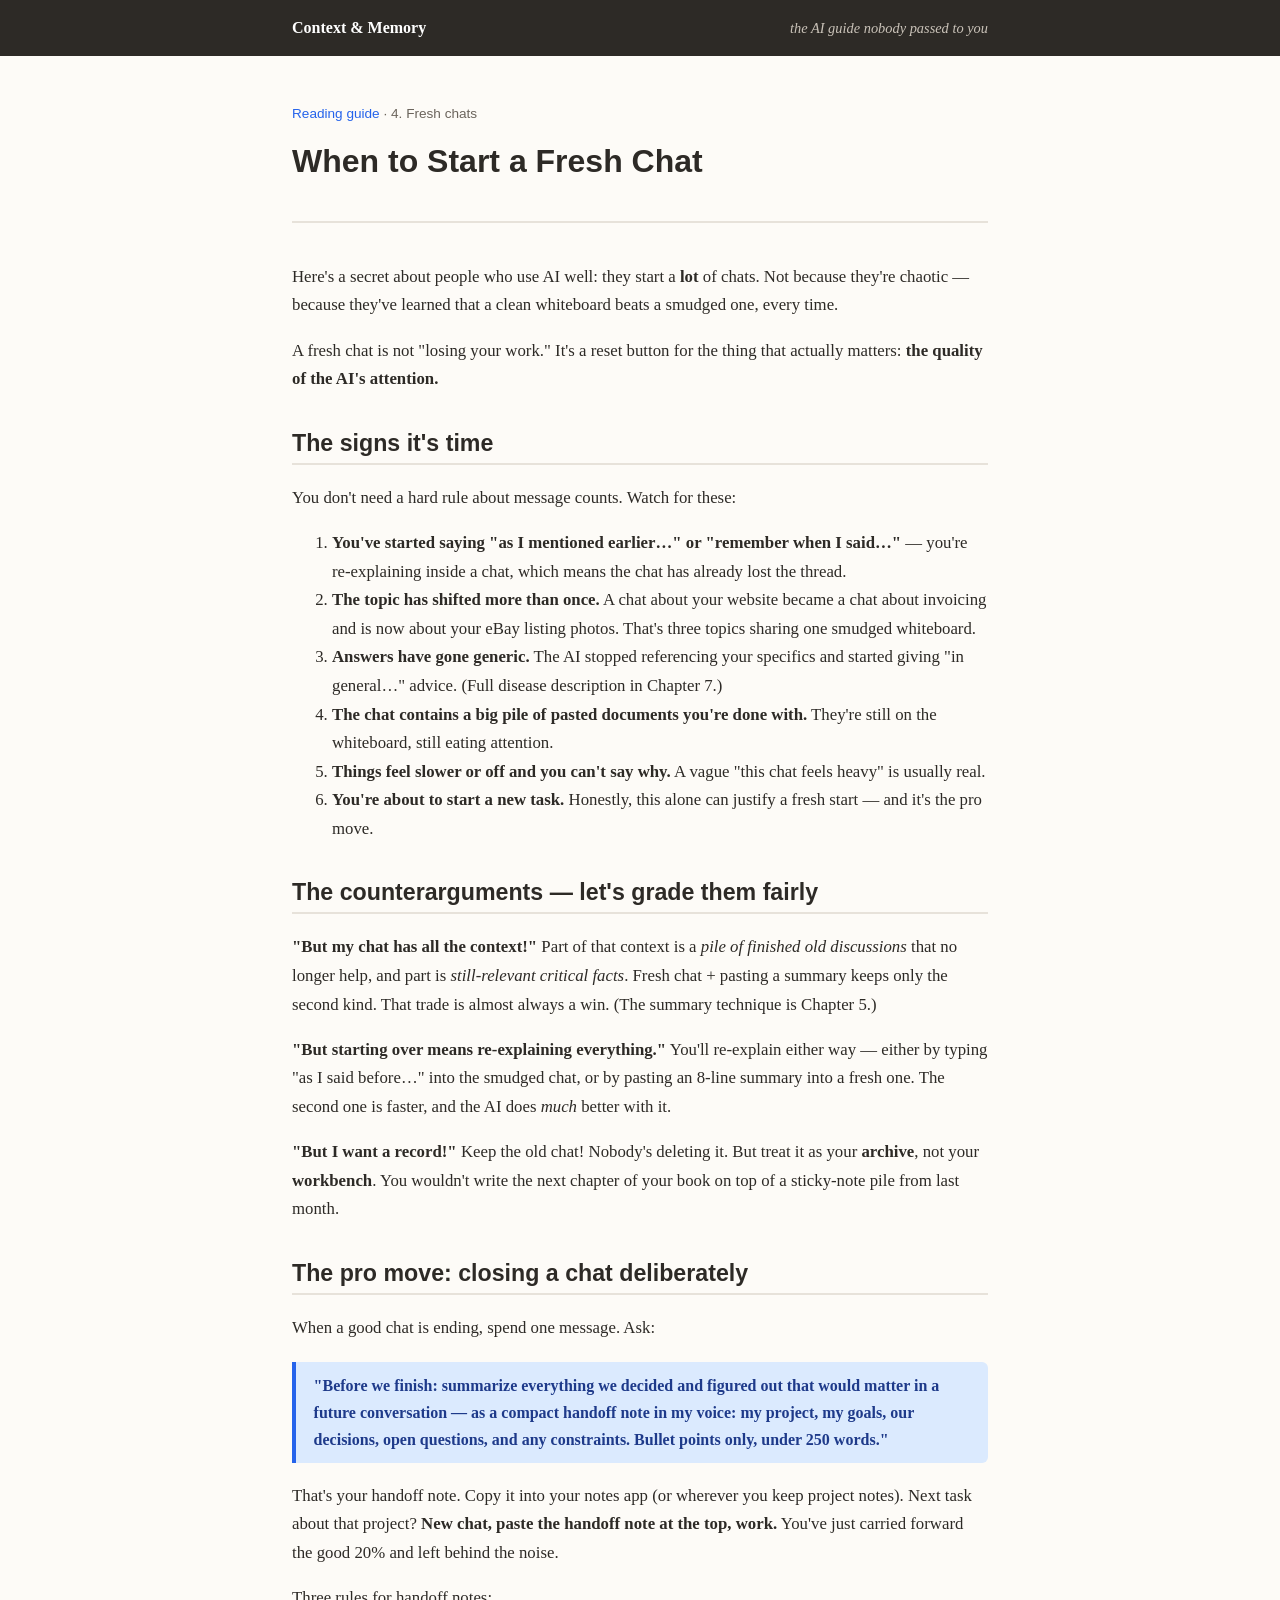
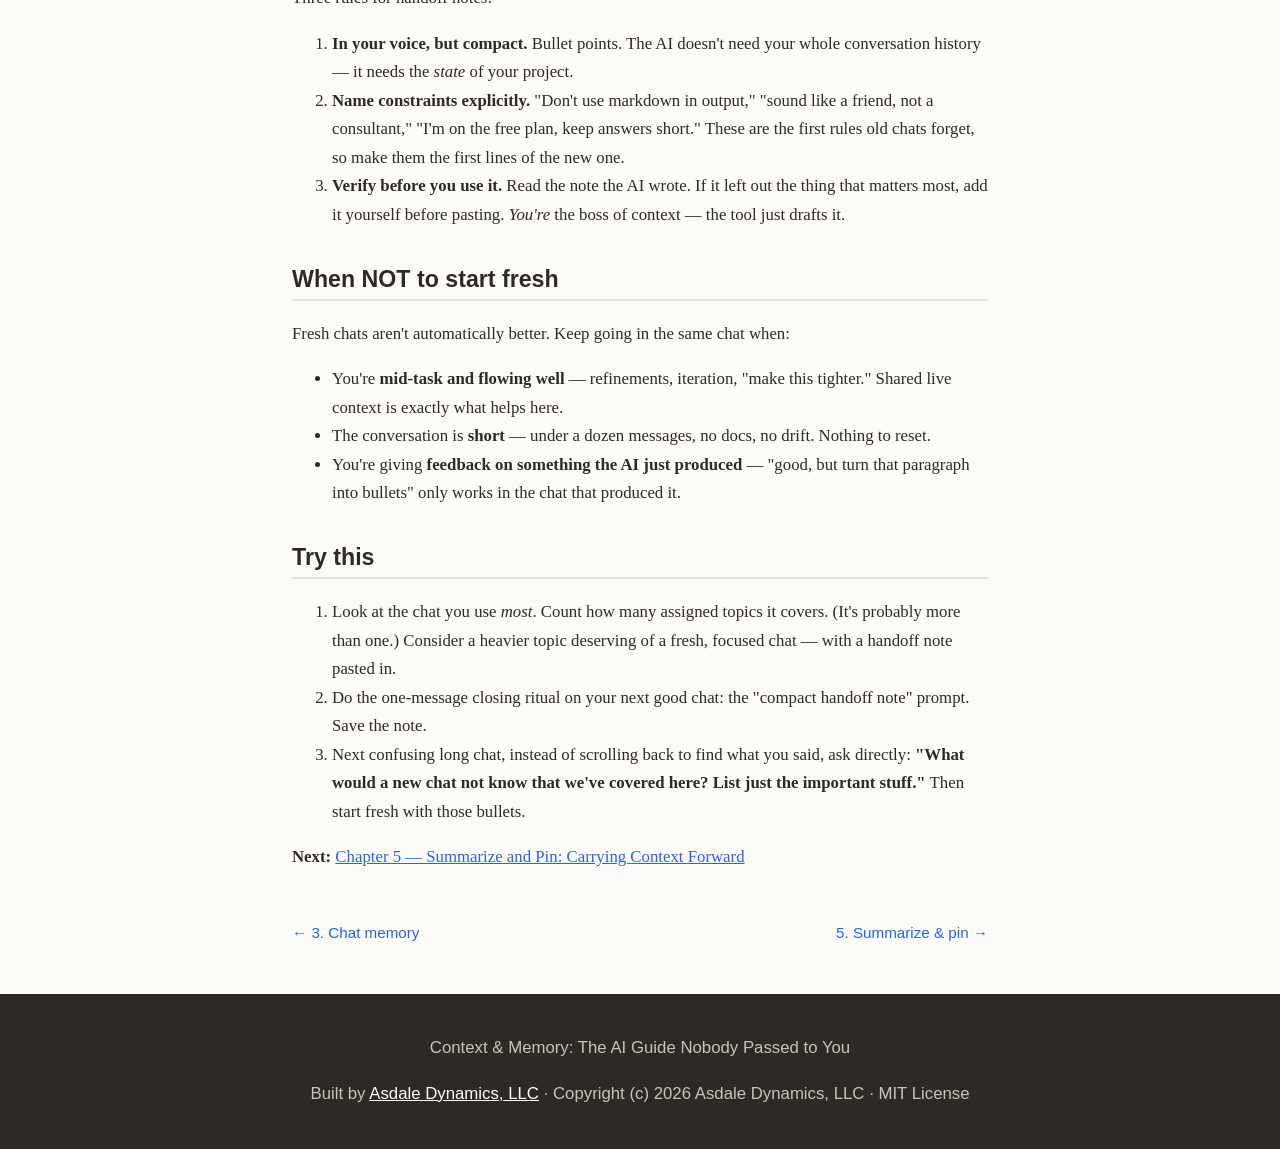
<file: site/04-when-to-start-fresh.html>
<!DOCTYPE html>
<html lang="en">
<head>
<meta charset="utf-8">
<meta name="viewport" content="width=device-width, initial-scale=1">
<meta name="description" content="A friend-toned manual for the part of AI nobody explains — context windows, tokens, and chat memory.">
<title>When to Start a Fresh Chat — Context &amp; Memory: The AI Guide Nobody Passed to You</title>
<link rel="stylesheet" href="assets/style.css">
</head>
<body>
<header class="site"><div class="wrap" style="max-width:46rem;margin:0 auto;padding:0.9rem 1.25rem">
<a href="index.html">Context &amp; Memory</a>
<span class="tag">the AI guide nobody passed to you</span>
</div></header>
<main>
<p class="crumbs"><a href="index.html">Reading guide</a> &middot; 4. Fresh chats</p>
<h1 id="when-to-start-a-fresh-chat">When to Start a Fresh Chat</h1>
<hr>
<p>Here's a secret about people who use AI well: they start a <strong>lot</strong> of chats. Not because they're chaotic — because they've learned that a clean whiteboard beats a smudged one, every time.</p>
<p>A fresh chat is not &quot;losing your work.&quot; It's a reset button for the thing that actually matters: <strong>the quality of the AI's attention.</strong></p>
<h2 id="the-signs-its-time">The signs it's time</h2>
<p>You don't need a hard rule about message counts. Watch for these:</p>
<ol><li><strong>You've started saying &quot;as I mentioned earlier…&quot; or &quot;remember when I said…&quot;</strong> — you're re-explaining inside a chat, which means the chat has already lost the thread.</li><li><strong>The topic has shifted more than once.</strong> A chat about your website became a chat about invoicing and is now about your eBay listing photos. That's three topics sharing one smudged whiteboard.</li><li><strong>Answers have gone generic.</strong> The AI stopped referencing your specifics and started giving &quot;in general…&quot; advice. (Full disease description in Chapter 7.)</li><li><strong>The chat contains a big pile of pasted documents you're done with.</strong> They're still on the whiteboard, still eating attention.</li><li><strong>Things feel slower or off and you can't say why.</strong> A vague &quot;this chat feels heavy&quot; is usually real.</li><li><strong>You're about to start a new task.</strong> Honestly, this alone can justify a fresh start — and it's the pro move.</li></ol>
<h2 id="the-counterarguments-lets-grade-them-fairly">The counterarguments — let's grade them fairly</h2>
<p><strong>&quot;But my chat has all the context!&quot;</strong> Part of that context is a <em>pile of finished old discussions</em> that no longer help, and part is <em>still-relevant critical facts</em>. Fresh chat + pasting a summary keeps only the second kind. That trade is almost always a win. (The summary technique is Chapter 5.)</p>
<p><strong>&quot;But starting over means re-explaining everything.&quot;</strong> You'll re-explain either way — either by typing &quot;as I said before…&quot; into the smudged chat, or by pasting an 8-line summary into a fresh one. The second one is faster, and the AI does <em>much</em> better with it.</p>
<p><strong>&quot;But I want a record!&quot;</strong> Keep the old chat! Nobody's deleting it. But treat it as your <strong>archive</strong>, not your <strong>workbench</strong>. You wouldn't write the next chapter of your book on top of a sticky-note pile from last month.</p>
<h2 id="the-pro-move-closing-a-chat-deliberately">The pro move: closing a chat deliberately</h2>
<p>When a good chat is ending, spend one message. Ask:</p>
<blockquote><strong>&quot;Before we finish: summarize everything we decided and figured out that would matter in a future conversation — as a compact handoff note in my voice: my project, my goals, our decisions, open questions, and any constraints. Bullet points only, under 250 words.&quot;</strong></blockquote>
<p>That's your handoff note. Copy it into your notes app (or wherever you keep project notes). Next task about that project? <strong>New chat, paste the handoff note at the top, work.</strong> You've just carried forward the good 20% and left behind the noise.</p>
<p>Three rules for handoff notes:</p>
<ol><li><strong>In your voice, but compact.</strong> Bullet points. The AI doesn't need your whole conversation history — it needs the <em>state</em> of your project.</li><li><strong>Name constraints explicitly.</strong> &quot;Don't use markdown in output,&quot; &quot;sound like a friend, not a consultant,&quot; &quot;I'm on the free plan, keep answers short.&quot; These are the first rules old chats forget, so make them the first lines of the new one.</li><li><strong>Verify before you use it.</strong> Read the note the AI wrote. If it left out the thing that matters most, add it yourself before pasting. <em>You're</em> the boss of context — the tool just drafts it.</li></ol>
<h2 id="when-not-to-start-fresh">When NOT to start fresh</h2>
<p>Fresh chats aren't automatically better. Keep going in the same chat when:</p>
<ul><li>You're <strong>mid-task and flowing well</strong> — refinements, iteration, &quot;make this tighter.&quot; Shared live context is exactly what helps here.</li><li>The conversation is <strong>short</strong> — under a dozen messages, no docs, no drift. Nothing to reset.</li><li>You're giving <strong>feedback on something the AI just produced</strong> — &quot;good, but turn that paragraph into bullets&quot; only works in the chat that produced it.</li></ul>
<h2 id="try-this">Try this</h2>
<ol><li>Look at the chat you use <em>most</em>. Count how many assigned topics it covers. (It's probably more than one.) Consider a heavier topic deserving of a fresh, focused chat — with a handoff note pasted in.</li><li>Do the one-message closing ritual on your next good chat: the &quot;compact handoff note&quot; prompt. Save the note.</li><li>Next confusing long chat, instead of scrolling back to find what you said, ask directly: <strong>&quot;What would a new chat not know that we've covered here? List just the important stuff.&quot;</strong> Then start fresh with those bullets.</li></ol>
<p><strong>Next:</strong> <a href="05-summarize-and-pin.html">Chapter 5 — Summarize and Pin: Carrying Context Forward</a></p>

<nav class="pager"><a class="side" style="text-align:left" href="03-chat-memory.html">&larr; 3. Chat memory</a><a class="side" style="text-align:right" href="05-summarize-and-pin.html">5. Summarize & pin &rarr;</a></nav>
</main>
<footer class="site">
<p>Context &amp; Memory: The AI Guide Nobody Passed to You</p>
<p>Built by <a href="https://dylanasdale.github.io">Asdale Dynamics, LLC</a> &middot; Copyright (c) 2026 Asdale Dynamics, LLC &middot; MIT License</p>
</footer>
</body>
</html>
</file>
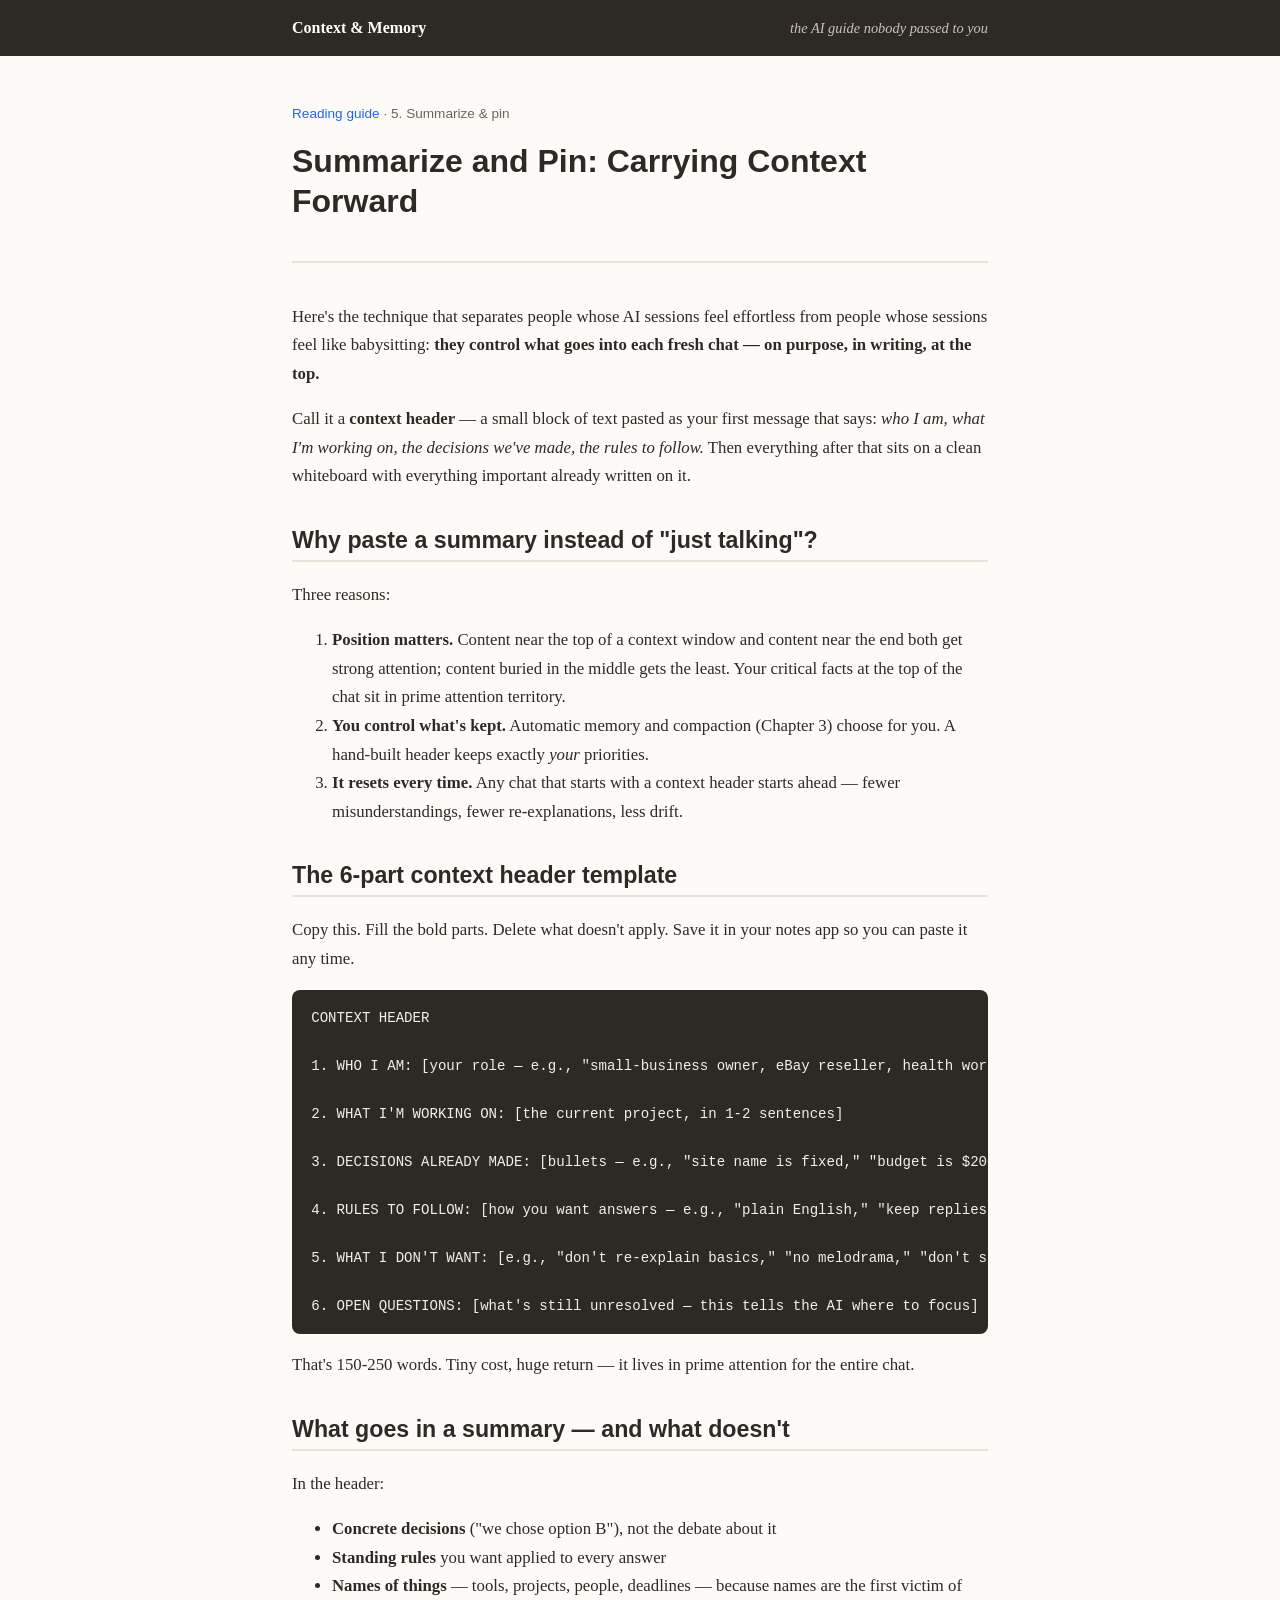
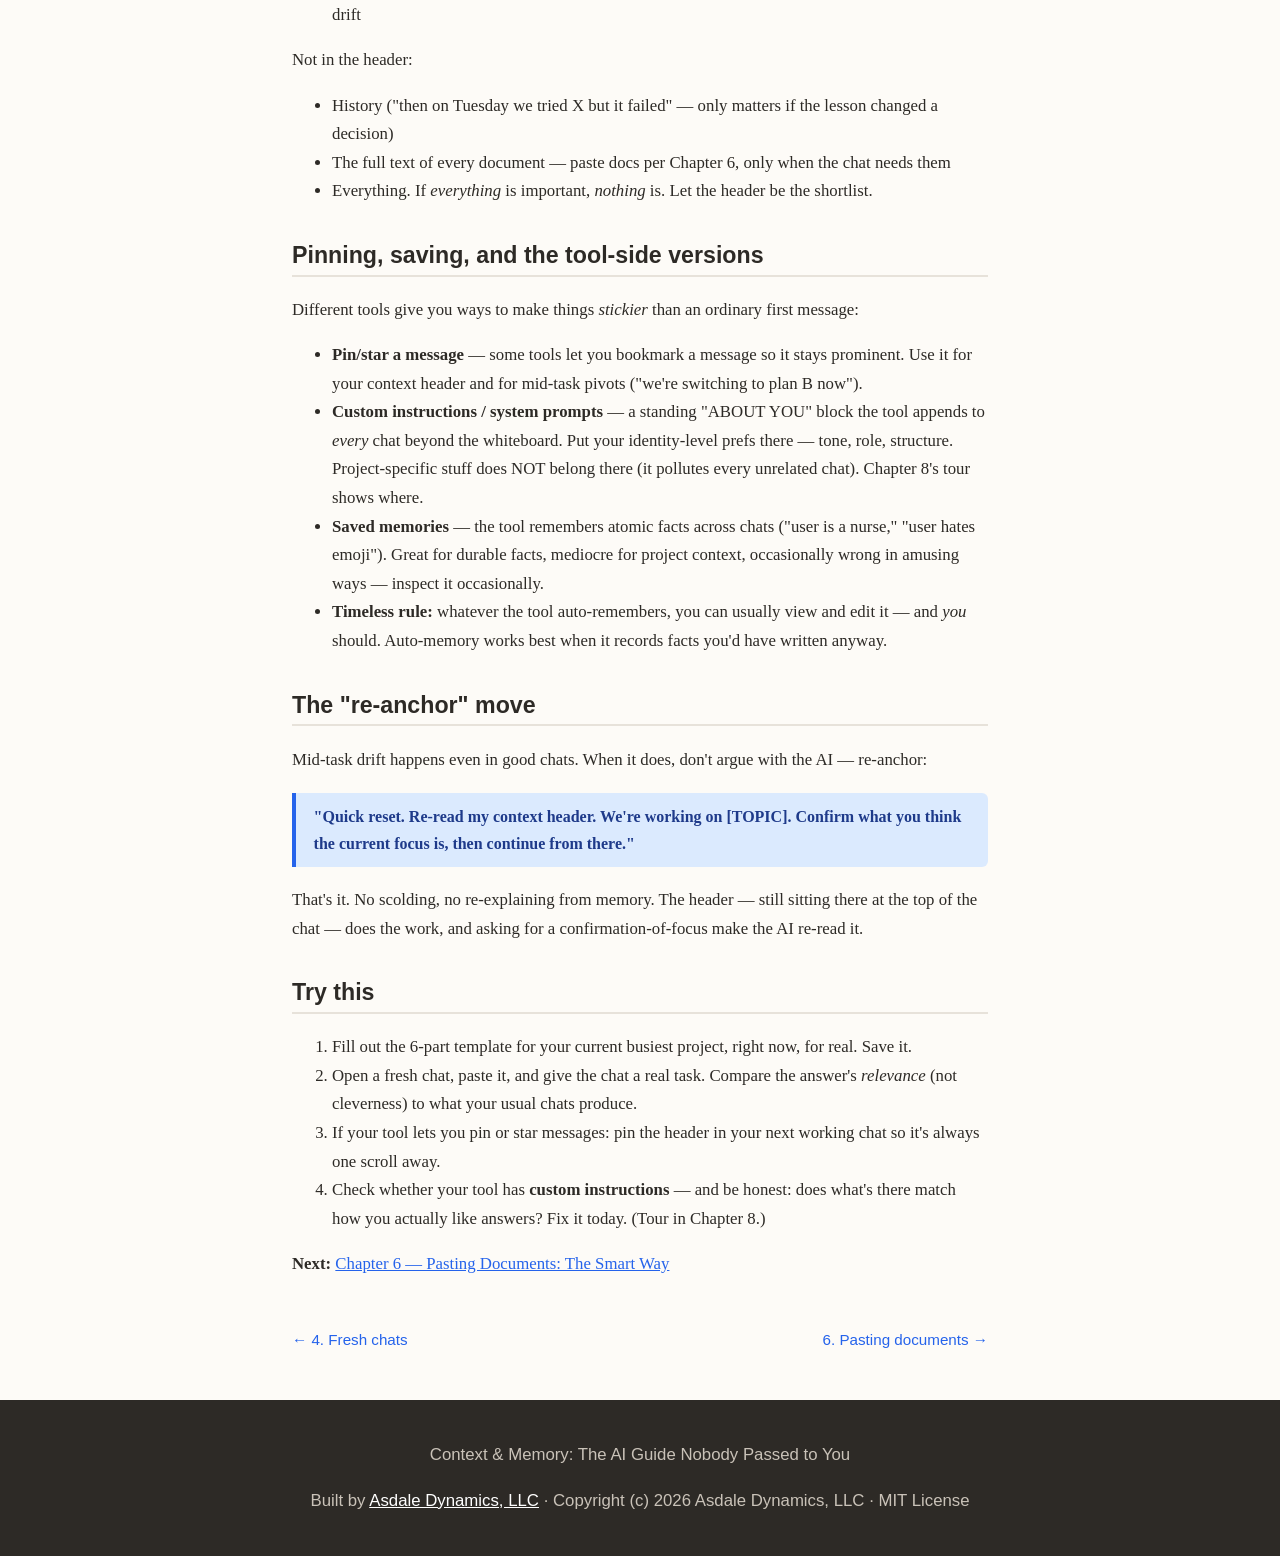
<file: site/05-summarize-and-pin.html>
<!DOCTYPE html>
<html lang="en">
<head>
<meta charset="utf-8">
<meta name="viewport" content="width=device-width, initial-scale=1">
<meta name="description" content="A friend-toned manual for the part of AI nobody explains — context windows, tokens, and chat memory.">
<title>Summarize and Pin: Carrying Context Forward — Context &amp; Memory: The AI Guide Nobody Passed to You</title>
<link rel="stylesheet" href="assets/style.css">
</head>
<body>
<header class="site"><div class="wrap" style="max-width:46rem;margin:0 auto;padding:0.9rem 1.25rem">
<a href="index.html">Context &amp; Memory</a>
<span class="tag">the AI guide nobody passed to you</span>
</div></header>
<main>
<p class="crumbs"><a href="index.html">Reading guide</a> &middot; 5. Summarize &amp; pin</p>
<h1 id="summarize-and-pin-carrying-context-forward">Summarize and Pin: Carrying Context Forward</h1>
<hr>
<p>Here's the technique that separates people whose AI sessions feel effortless from people whose sessions feel like babysitting: <strong>they control what goes into each fresh chat — on purpose, in writing, at the top.</strong></p>
<p>Call it a <strong>context header</strong> — a small block of text pasted as your first message that says: <em>who I am, what I'm working on, the decisions we've made, the rules to follow.</em> Then everything after that sits on a clean whiteboard with everything important already written on it.</p>
<h2 id="why-paste-a-summary-instead-of-just-talking">Why paste a summary instead of &quot;just talking&quot;?</h2>
<p>Three reasons:</p>
<ol><li><strong>Position matters.</strong> Content near the top of a context window and content near the end both get strong attention; content buried in the middle gets the least. Your critical facts at the top of the chat sit in prime attention territory.</li><li><strong>You control what's kept.</strong> Automatic memory and compaction (Chapter 3) choose for you. A hand-built header keeps exactly <em>your</em> priorities.</li><li><strong>It resets every time.</strong> Any chat that starts with a context header starts ahead — fewer misunderstandings, fewer re-explanations, less drift.</li></ol>
<h2 id="the-6-part-context-header-template">The 6-part context header template</h2>
<p>Copy this. Fill the bold parts. Delete what doesn't apply. Save it in your notes app so you can paste it any time.</p>
<pre><code>CONTEXT HEADER

1. WHO I AM: [your role — e.g., &quot;small-business owner, eBay reseller, health worker by day&quot;]

2. WHAT I'M WORKING ON: [the current project, in 1-2 sentences]

3. DECISIONS ALREADY MADE: [bullets — e.g., &quot;site name is fixed,&quot; &quot;budget is $200,&quot; &quot;we chose plain English over jargon&quot;]

4. RULES TO FOLLOW: [how you want answers — e.g., &quot;plain English,&quot; &quot;keep replies under 300 words,&quot; &quot;no jargon without defining it,&quot; &quot;bullet points over walls of text&quot;]

5. WHAT I DON'T WANT: [e.g., &quot;don't re-explain basics,&quot; &quot;no melodrama,&quot; &quot;don't suggest tools I've already rejected&quot;]

6. OPEN QUESTIONS: [what's still unresolved — this tells the AI where to focus]
</code></pre>
<p>That's 150-250 words. Tiny cost, huge return — it lives in prime attention for the entire chat.</p>
<h2 id="what-goes-in-a-summary-and-what-doesnt">What goes in a summary — and what doesn't</h2>
<p>In the header:</p>
<ul><li><strong>Concrete decisions</strong> (&quot;we chose option B&quot;), not the debate about it</li><li><strong>Standing rules</strong> you want applied to every answer</li><li><strong>Names of things</strong> — tools, projects, people, deadlines — because names are the first victim of drift</li></ul>
<p>Not in the header:</p>
<ul><li>History (&quot;then on Tuesday we tried X but it failed&quot; — only matters if the lesson changed a decision)</li><li>The full text of every document — paste docs per Chapter 6, only when the chat needs them</li><li>Everything. If <em>everything</em> is important, <em>nothing</em> is. Let the header be the shortlist.</li></ul>
<h2 id="pinning-saving-and-the-tool-side-versions">Pinning, saving, and the tool-side versions</h2>
<p>Different tools give you ways to make things <em>stickier</em> than an ordinary first message:</p>
<ul><li><strong>Pin/star a message</strong> — some tools let you bookmark a message so it stays prominent. Use it for your context header and for mid-task pivots (&quot;we're switching to plan B now&quot;).</li><li><strong>Custom instructions / system prompts</strong> — a standing &quot;ABOUT YOU&quot; block the tool appends to <em>every</em> chat beyond the whiteboard. Put your identity-level prefs there — tone, role, structure. Project-specific stuff does NOT belong there (it pollutes every unrelated chat). Chapter 8's tour shows where.</li><li><strong>Saved memories</strong> — the tool remembers atomic facts across chats (&quot;user is a nurse,&quot; &quot;user hates emoji&quot;). Great for durable facts, mediocre for project context, occasionally wrong in amusing ways — inspect it occasionally.</li><li><strong>Timeless rule:</strong> whatever the tool auto-remembers, you can usually view and edit it — and <em>you</em> should. Auto-memory works best when it records facts you'd have written anyway.</li></ul>
<h2 id="the-re-anchor-move">The &quot;re-anchor&quot; move</h2>
<p>Mid-task drift happens even in good chats. When it does, don't argue with the AI — re-anchor:</p>
<blockquote><strong>&quot;Quick reset. Re-read my context header. We're working on [TOPIC]. Confirm what you think the current focus is, then continue from there.&quot;</strong></blockquote>
<p>That's it. No scolding, no re-explaining from memory. The header — still sitting there at the top of the chat — does the work, and asking for a confirmation-of-focus make the AI re-read it.</p>
<h2 id="try-this">Try this</h2>
<ol><li>Fill out the 6-part template for your current busiest project, right now, for real. Save it.</li><li>Open a fresh chat, paste it, and give the chat a real task. Compare the answer's <em>relevance</em> (not cleverness) to what your usual chats produce.</li><li>If your tool lets you pin or star messages: pin the header in your next working chat so it's always one scroll away.</li><li>Check whether your tool has <strong>custom instructions</strong> — and be honest: does what's there match how you actually like answers? Fix it today. (Tour in Chapter 8.)</li></ol>
<p><strong>Next:</strong> <a href="06-pasting-documents.html">Chapter 6 — Pasting Documents: The Smart Way</a></p>

<nav class="pager"><a class="side" style="text-align:left" href="04-when-to-start-fresh.html">&larr; 4. Fresh chats</a><a class="side" style="text-align:right" href="06-pasting-documents.html">6. Pasting documents &rarr;</a></nav>
</main>
<footer class="site">
<p>Context &amp; Memory: The AI Guide Nobody Passed to You</p>
<p>Built by <a href="https://dylanasdale.github.io">Asdale Dynamics, LLC</a> &middot; Copyright (c) 2026 Asdale Dynamics, LLC &middot; MIT License</p>
</footer>
</body>
</html>
</file>
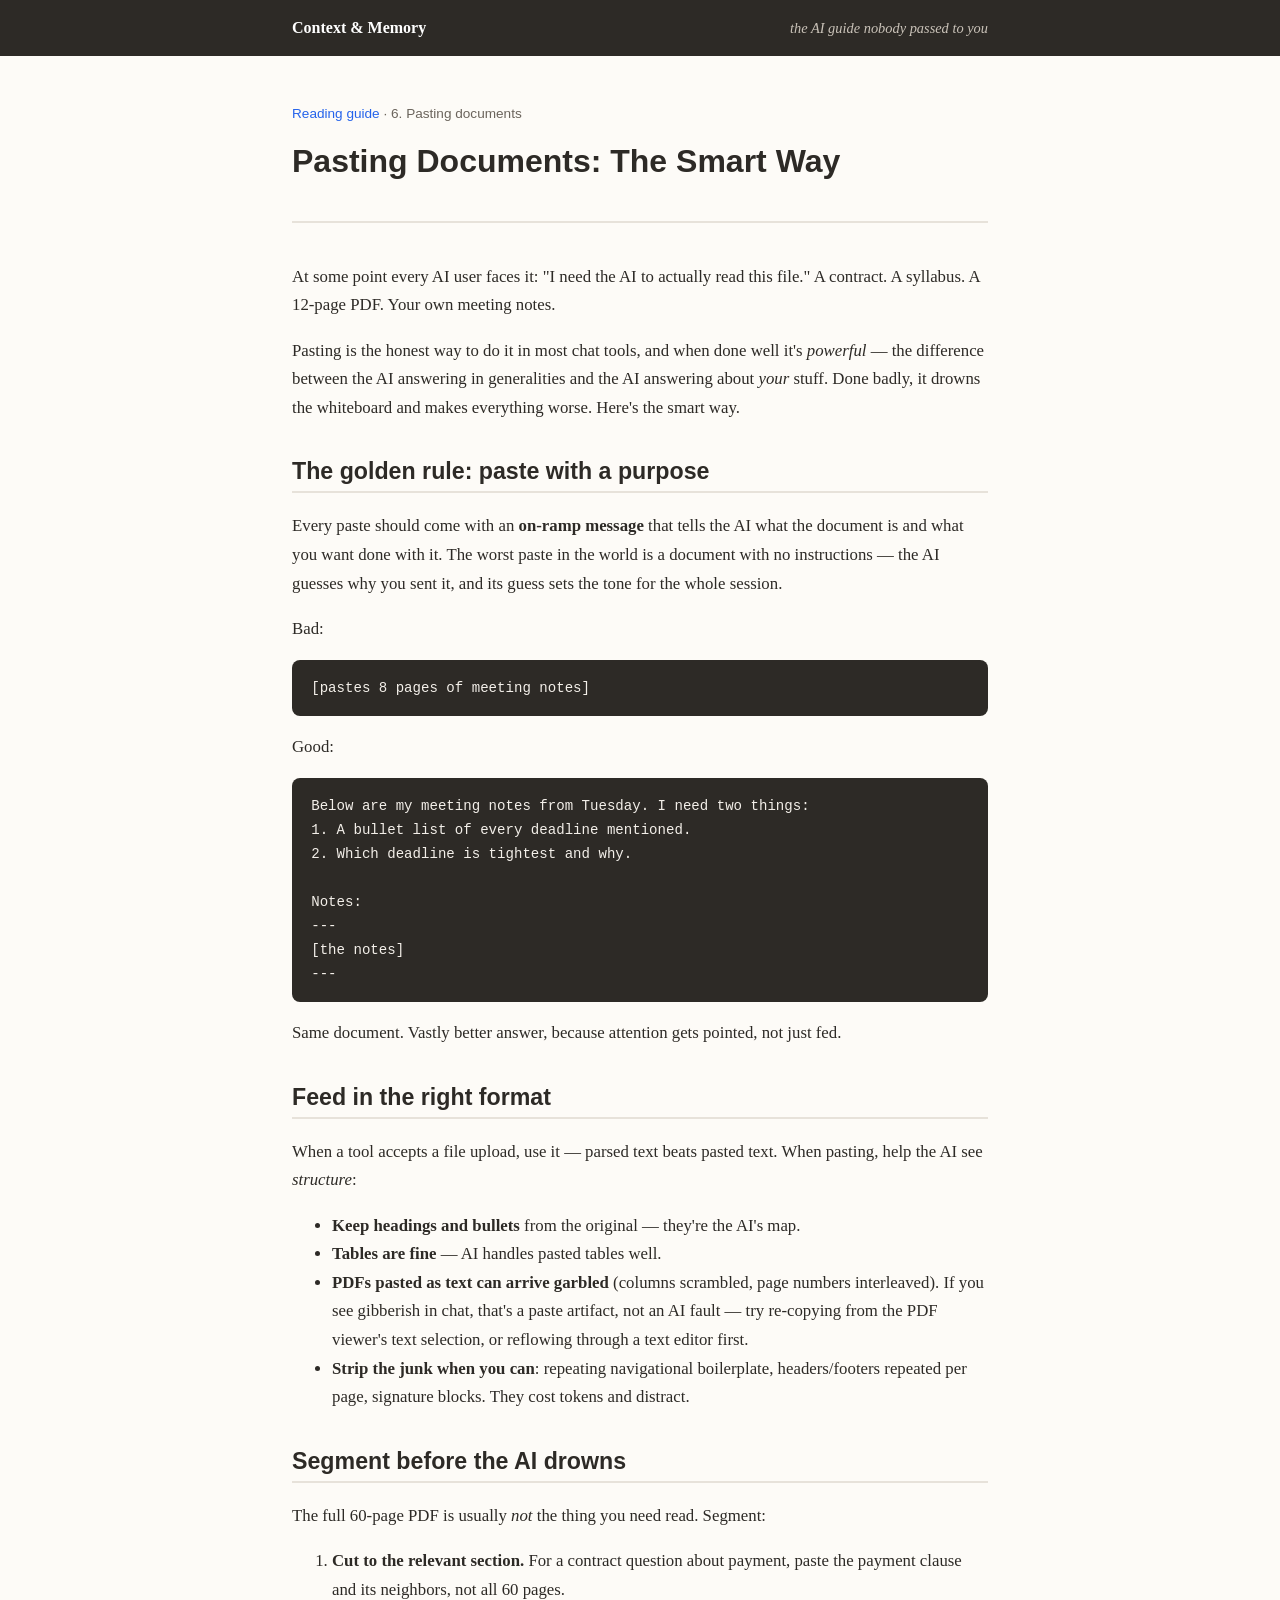
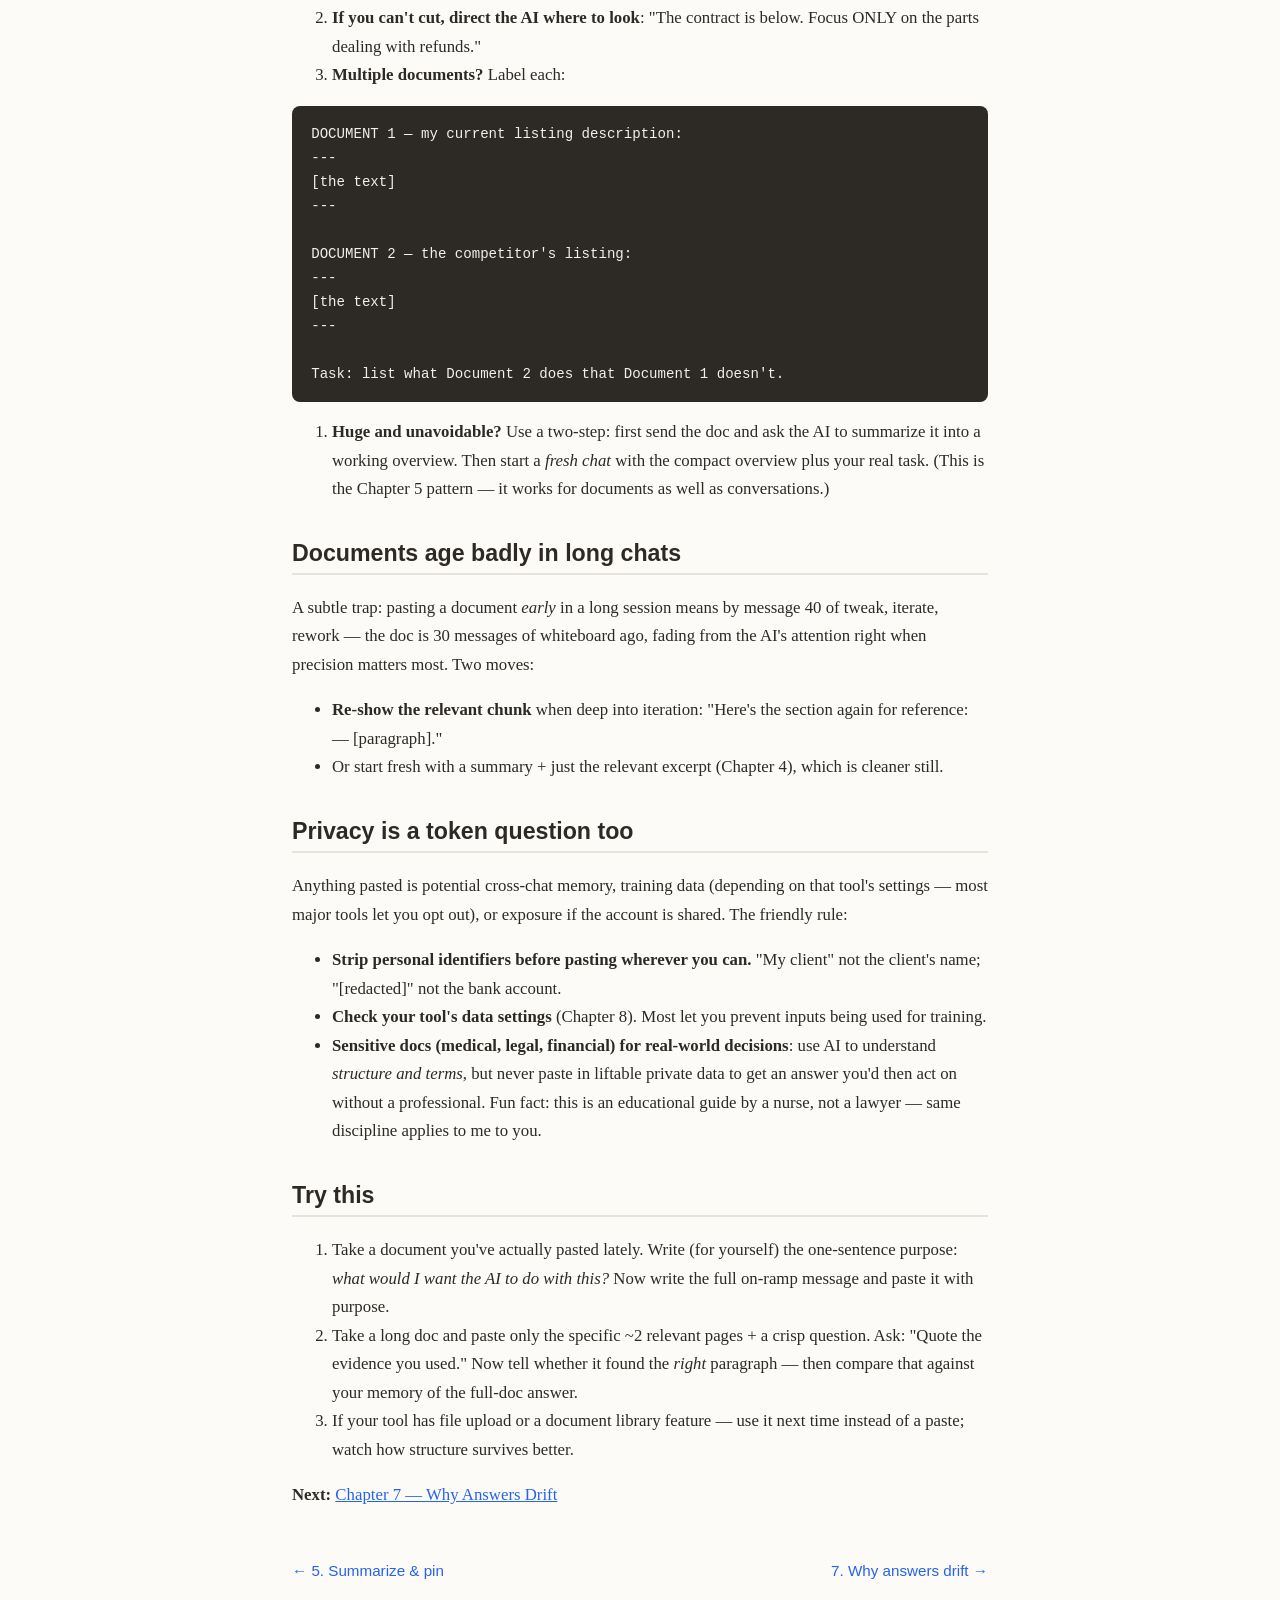
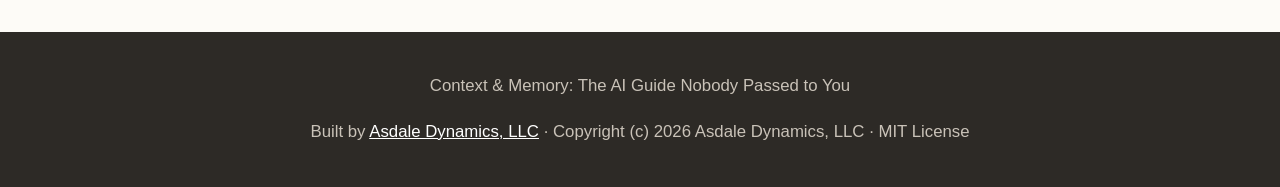
<file: site/06-pasting-documents.html>
<!DOCTYPE html>
<html lang="en">
<head>
<meta charset="utf-8">
<meta name="viewport" content="width=device-width, initial-scale=1">
<meta name="description" content="A friend-toned manual for the part of AI nobody explains — context windows, tokens, and chat memory.">
<title>Pasting Documents: The Smart Way — Context &amp; Memory: The AI Guide Nobody Passed to You</title>
<link rel="stylesheet" href="assets/style.css">
</head>
<body>
<header class="site"><div class="wrap" style="max-width:46rem;margin:0 auto;padding:0.9rem 1.25rem">
<a href="index.html">Context &amp; Memory</a>
<span class="tag">the AI guide nobody passed to you</span>
</div></header>
<main>
<p class="crumbs"><a href="index.html">Reading guide</a> &middot; 6. Pasting documents</p>
<h1 id="pasting-documents-the-smart-way">Pasting Documents: The Smart Way</h1>
<hr>
<p>At some point every AI user faces it: &quot;I need the AI to actually read this file.&quot; A contract. A syllabus. A 12-page PDF. Your own meeting notes.</p>
<p>Pasting is the honest way to do it in most chat tools, and when done well it's <em>powerful</em> — the difference between the AI answering in generalities and the AI answering about <em>your</em> stuff. Done badly, it drowns the whiteboard and makes everything worse. Here's the smart way.</p>
<h2 id="the-golden-rule-paste-with-a-purpose">The golden rule: paste with a purpose</h2>
<p>Every paste should come with an <strong>on-ramp message</strong> that tells the AI what the document is and what you want done with it. The worst paste in the world is a document with no instructions — the AI guesses why you sent it, and its guess sets the tone for the whole session.</p>
<p>Bad:</p>
<pre><code>[pastes 8 pages of meeting notes]
</code></pre>
<p>Good:</p>
<pre><code>Below are my meeting notes from Tuesday. I need two things:
1. A bullet list of every deadline mentioned.
2. Which deadline is tightest and why. 

Notes:
---
[the notes]
---
</code></pre>
<p>Same document. Vastly better answer, because attention gets pointed, not just fed.</p>
<h2 id="feed-in-the-right-format">Feed in the right format</h2>
<p>When a tool accepts a file upload, use it — parsed text beats pasted text. When pasting, help the AI see <em>structure</em>:</p>
<ul><li><strong>Keep headings and bullets</strong> from the original — they're the AI's map.</li><li><strong>Tables are fine</strong> — AI handles pasted tables well.</li><li><strong>PDFs pasted as text can arrive garbled</strong> (columns scrambled, page numbers interleaved). If you see gibberish in chat, that's a paste artifact, not an AI fault — try re-copying from the PDF viewer's text selection, or reflowing through a text editor first.</li><li><strong>Strip the junk when you can</strong>: repeating navigational boilerplate, headers/footers repeated per page, signature blocks. They cost tokens and distract.</li></ul>
<h2 id="segment-before-the-ai-drowns">Segment before the AI drowns</h2>
<p>The full 60-page PDF is usually <em>not</em> the thing you need read. Segment:</p>
<ol><li><strong>Cut to the relevant section.</strong> For a contract question about payment, paste the payment clause and its neighbors, not all 60 pages.</li><li><strong>If you can't cut, direct the AI where to look</strong>: &quot;The contract is below. Focus ONLY on the parts dealing with refunds.&quot;</li><li><strong>Multiple documents?</strong> Label each:</li></ol>
<pre><code>DOCUMENT 1 — my current listing description:
---
[the text]
---

DOCUMENT 2 — the competitor's listing:
---
[the text]
---

Task: list what Document 2 does that Document 1 doesn't.
</code></pre>
<ol><li><strong>Huge and unavoidable?</strong> Use a two-step: first send the doc and ask the AI to summarize it into a working overview. Then start a <em>fresh chat</em> with the compact overview plus your real task. (This is the Chapter 5 pattern — it works for documents as well as conversations.)</li></ol>
<h2 id="documents-age-badly-in-long-chats">Documents age badly in long chats</h2>
<p>A subtle trap: pasting a document <em>early</em> in a long session means by message 40 of tweak, iterate, rework — the doc is 30 messages of whiteboard ago, fading from the AI's attention right when precision matters most. Two moves:</p>
<ul><li><strong>Re-show the relevant chunk</strong> when deep into iteration: &quot;Here's the section again for reference: — [paragraph].&quot;</li><li>Or start fresh with a summary + just the relevant excerpt (Chapter 4), which is cleaner still.</li></ul>
<h2 id="privacy-is-a-token-question-too">Privacy is a token question too</h2>
<p>Anything pasted is potential cross-chat memory, training data (depending on that tool's settings — most major tools let you opt out), or exposure if the account is shared. The friendly rule:</p>
<ul><li><strong>Strip personal identifiers before pasting wherever you can.</strong> &quot;My client&quot; not the client's name; &quot;[redacted]&quot; not the bank account.</li><li><strong>Check your tool's data settings</strong> (Chapter 8). Most let you prevent inputs being used for training.</li><li><strong>Sensitive docs (medical, legal, financial) for real-world decisions</strong>: use AI to understand <em>structure and terms</em>, but never paste in liftable private data to get an answer you'd then act on without a professional. Fun fact: this is an educational guide by a nurse, not a lawyer — same discipline applies to me to you.</li></ul>
<h2 id="try-this">Try this</h2>
<ol><li>Take a document you've actually pasted lately. Write (for yourself) the one-sentence purpose: <em>what would I want the AI to do with this?</em> Now write the full on-ramp message and paste it with purpose.</li><li>Take a long doc and paste only the specific ~2 relevant pages + a crisp question. Ask: &quot;Quote the evidence you used.&quot; Now tell whether it found the <em>right</em> paragraph — then compare that against your memory of the full-doc answer.</li><li>If your tool has file upload or a document library feature — use it next time instead of a paste; watch how structure survives better.</li></ol>
<p><strong>Next:</strong> <a href="07-why-answers-drift.html">Chapter 7 — Why Answers Drift</a></p>

<nav class="pager"><a class="side" style="text-align:left" href="05-summarize-and-pin.html">&larr; 5. Summarize & pin</a><a class="side" style="text-align:right" href="07-why-answers-drift.html">7. Why answers drift &rarr;</a></nav>
</main>
<footer class="site">
<p>Context &amp; Memory: The AI Guide Nobody Passed to You</p>
<p>Built by <a href="https://dylanasdale.github.io">Asdale Dynamics, LLC</a> &middot; Copyright (c) 2026 Asdale Dynamics, LLC &middot; MIT License</p>
</footer>
</body>
</html>
</file>
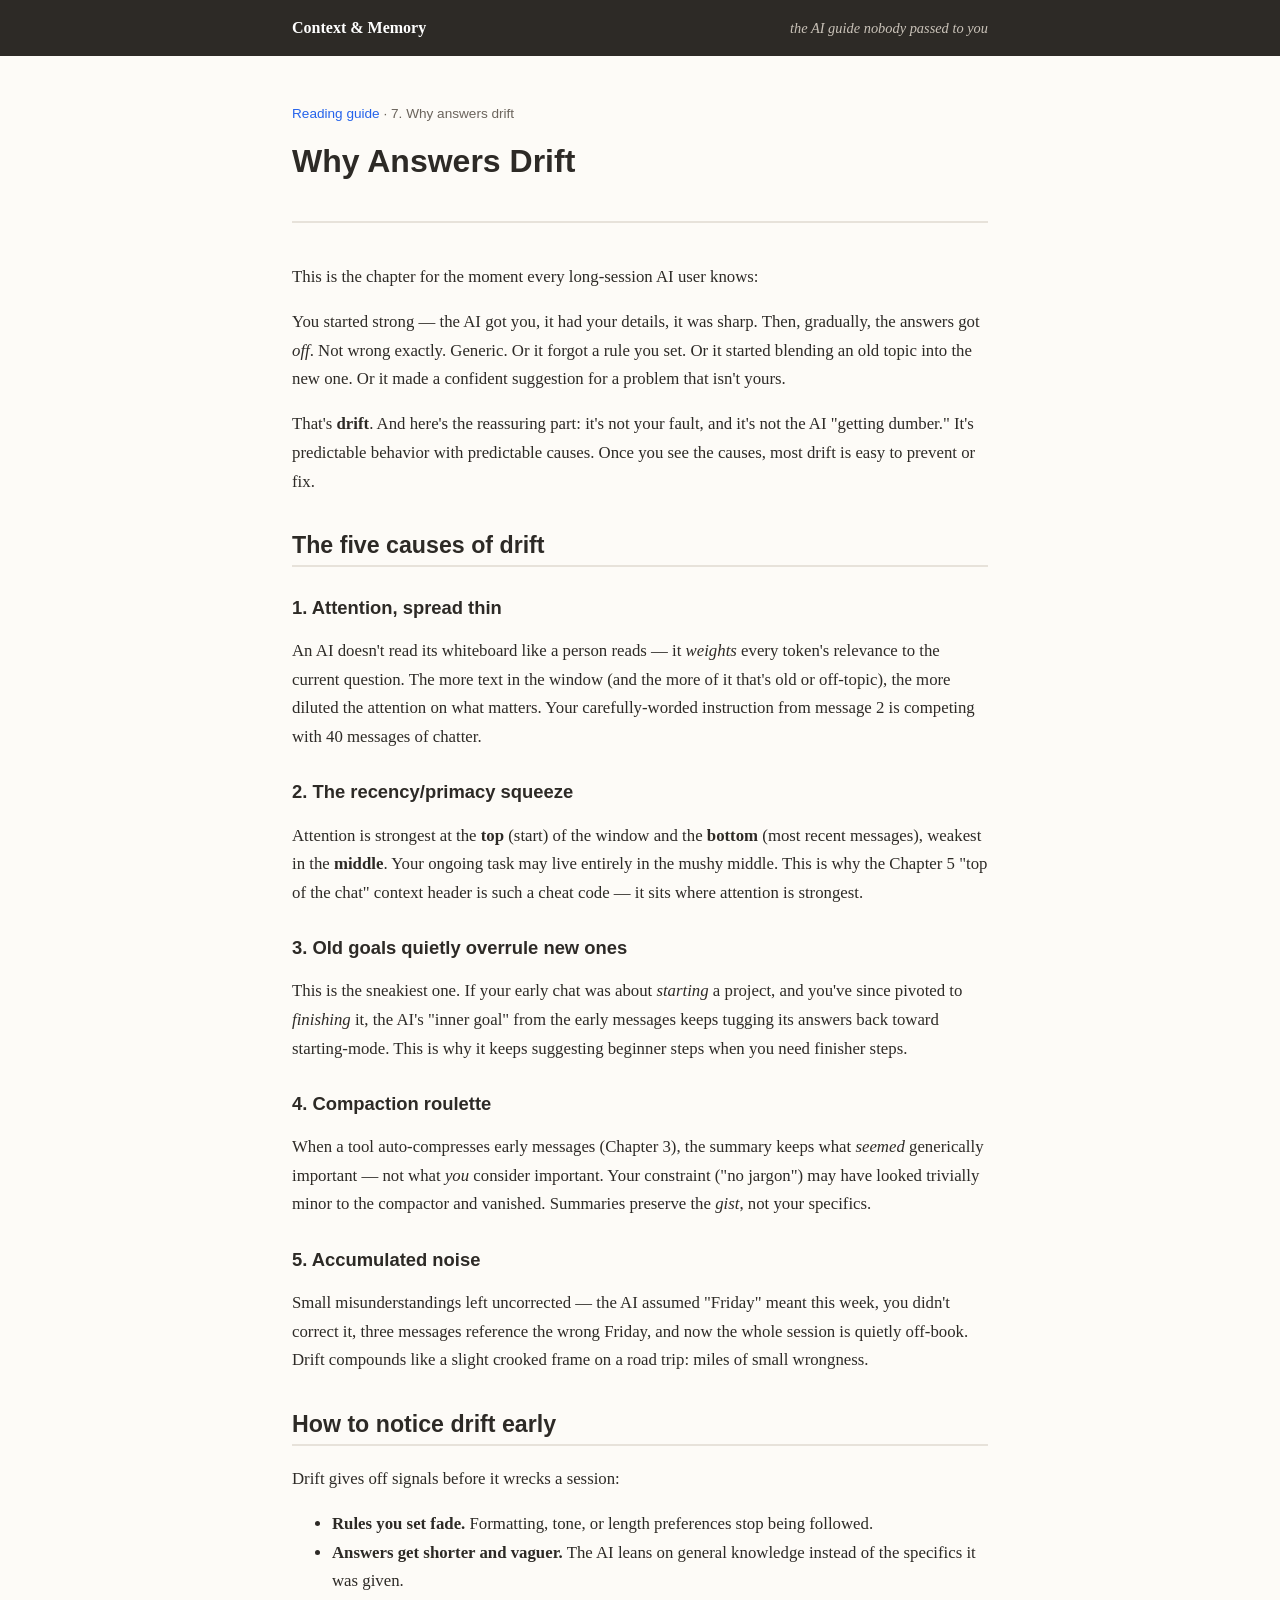
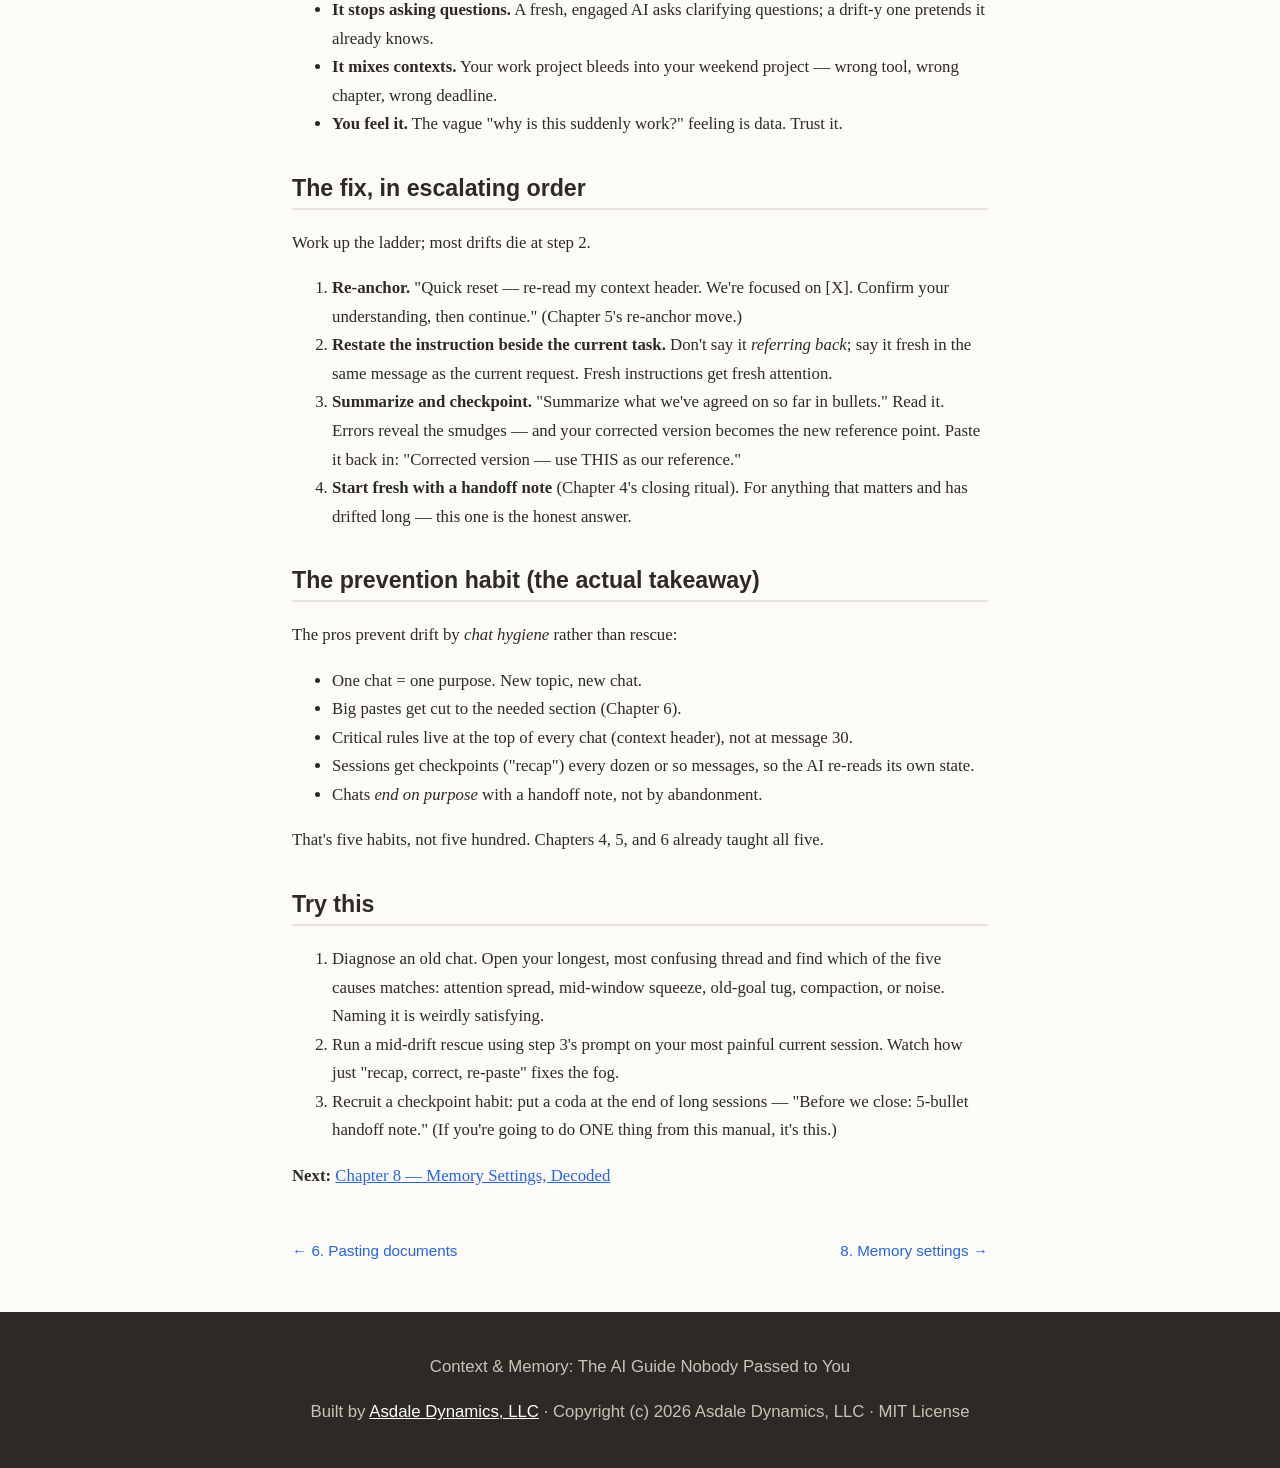
<file: site/07-why-answers-drift.html>
<!DOCTYPE html>
<html lang="en">
<head>
<meta charset="utf-8">
<meta name="viewport" content="width=device-width, initial-scale=1">
<meta name="description" content="A friend-toned manual for the part of AI nobody explains — context windows, tokens, and chat memory.">
<title>Why Answers Drift — Context &amp; Memory: The AI Guide Nobody Passed to You</title>
<link rel="stylesheet" href="assets/style.css">
</head>
<body>
<header class="site"><div class="wrap" style="max-width:46rem;margin:0 auto;padding:0.9rem 1.25rem">
<a href="index.html">Context &amp; Memory</a>
<span class="tag">the AI guide nobody passed to you</span>
</div></header>
<main>
<p class="crumbs"><a href="index.html">Reading guide</a> &middot; 7. Why answers drift</p>
<h1 id="why-answers-drift">Why Answers Drift</h1>
<hr>
<p>This is the chapter for the moment every long-session AI user knows:</p>
<p>You started strong — the AI got you, it had your details, it was sharp. Then, gradually, the answers got <em>off</em>. Not wrong exactly. Generic. Or it forgot a rule you set. Or it started blending an old topic into the new one. Or it made a confident suggestion for a problem that isn't yours.</p>
<p>That's <strong>drift</strong>. And here's the reassuring part: it's not your fault, and it's not the AI &quot;getting dumber.&quot; It's predictable behavior with predictable causes. Once you see the causes, most drift is easy to prevent or fix.</p>
<h2 id="the-five-causes-of-drift">The five causes of drift</h2>
<h3 id="1-attention-spread-thin">1. Attention, spread thin</h3>
<p>An AI doesn't read its whiteboard like a person reads — it <em>weights</em> every token's relevance to the current question. The more text in the window (and the more of it that's old or off-topic), the more diluted the attention on what matters. Your carefully-worded instruction from message 2 is competing with 40 messages of chatter.</p>
<h3 id="2-the-recencyprimacy-squeeze">2. The recency/primacy squeeze</h3>
<p>Attention is strongest at the <strong>top</strong> (start) of the window and the <strong>bottom</strong> (most recent messages), weakest in the <strong>middle</strong>. Your ongoing task may live entirely in the mushy middle. This is why the Chapter 5 &quot;top of the chat&quot; context header is such a cheat code — it sits where attention is strongest.</p>
<h3 id="3-old-goals-quietly-overrule-new-ones">3. Old goals quietly overrule new ones</h3>
<p>This is the sneakiest one. If your early chat was about <em>starting</em> a project, and you've since pivoted to <em>finishing</em> it, the AI's &quot;inner goal&quot; from the early messages keeps tugging its answers back toward starting-mode. This is why it keeps suggesting beginner steps when you need finisher steps.</p>
<h3 id="4-compaction-roulette">4. Compaction roulette</h3>
<p>When a tool auto-compresses early messages (Chapter 3), the summary keeps what <em>seemed</em> generically important — not what <em>you</em> consider important. Your constraint (&quot;no jargon&quot;) may have looked trivially minor to the compactor and vanished. Summaries preserve the <em>gist</em>, not your specifics.</p>
<h3 id="5-accumulated-noise">5. Accumulated noise</h3>
<p>Small misunderstandings left uncorrected — the AI assumed &quot;Friday&quot; meant this week, you didn't correct it, three messages reference the wrong Friday, and now the whole session is quietly off-book. Drift compounds like a slight crooked frame on a road trip: miles of small wrongness.</p>
<h2 id="how-to-notice-drift-early">How to notice drift early</h2>
<p>Drift gives off signals before it wrecks a session:</p>
<ul><li><strong>Rules you set fade.</strong> Formatting, tone, or length preferences stop being followed.</li><li><strong>Answers get shorter and vaguer.</strong> The AI leans on general knowledge instead of the specifics it was given.</li><li><strong>It stops asking questions.</strong> A fresh, engaged AI asks clarifying questions; a drift-y one pretends it already knows.</li><li><strong>It mixes contexts.</strong> Your work project bleeds into your weekend project — wrong tool, wrong chapter, wrong deadline.</li><li><strong>You feel it.</strong> The vague &quot;why is this suddenly work?&quot; feeling is data. Trust it.</li></ul>
<h2 id="the-fix-in-escalating-order">The fix, in escalating order</h2>
<p>Work up the ladder; most drifts die at step 2.</p>
<ol><li><strong>Re-anchor.</strong> &quot;Quick reset — re-read my context header. We're focused on [X]. Confirm your understanding, then continue.&quot; (Chapter 5's re-anchor move.)</li><li><strong>Restate the instruction beside the current task.</strong> Don't say it <em>referring back</em>; say it fresh in the same message as the current request. Fresh instructions get fresh attention.</li><li><strong>Summarize and checkpoint.</strong> &quot;Summarize what we've agreed on so far in bullets.&quot; Read it. Errors reveal the smudges — and your corrected version becomes the new reference point. Paste it back in: &quot;Corrected version — use THIS as our reference.&quot;</li><li><strong>Start fresh with a handoff note</strong> (Chapter 4's closing ritual). For anything that matters and has drifted long — this one is the honest answer.</li></ol>
<h2 id="the-prevention-habit-the-actual-takeaway">The prevention habit (the actual takeaway)</h2>
<p>The pros prevent drift by <em>chat hygiene</em> rather than rescue:</p>
<ul><li>One chat = one purpose. New topic, new chat.</li><li>Big pastes get cut to the needed section (Chapter 6).</li><li>Critical rules live at the top of every chat (context header), not at message 30.</li><li>Sessions get checkpoints (&quot;recap&quot;) every dozen or so messages, so the AI re-reads its own state.</li><li>Chats <em>end on purpose</em> with a handoff note, not by abandonment.</li></ul>
<p>That's five habits, not five hundred. Chapters 4, 5, and 6 already taught all five.</p>
<h2 id="try-this">Try this</h2>
<ol><li>Diagnose an old chat. Open your longest, most confusing thread and find which of the five causes matches: attention spread, mid-window squeeze, old-goal tug, compaction, or noise. Naming it is weirdly satisfying.</li><li>Run a mid-drift rescue using step 3's prompt on your most painful current session. Watch how just &quot;recap, correct, re-paste&quot; fixes the fog.</li><li>Recruit a checkpoint habit: put a coda at the end of long sessions — &quot;Before we close: 5-bullet handoff note.&quot; (If you're going to do ONE thing from this manual, it's this.)</li></ol>
<p><strong>Next:</strong> <a href="08-memory-settings.html">Chapter 8 — Memory Settings, Decoded</a></p>

<nav class="pager"><a class="side" style="text-align:left" href="06-pasting-documents.html">&larr; 6. Pasting documents</a><a class="side" style="text-align:right" href="08-memory-settings.html">8. Memory settings &rarr;</a></nav>
</main>
<footer class="site">
<p>Context &amp; Memory: The AI Guide Nobody Passed to You</p>
<p>Built by <a href="https://dylanasdale.github.io">Asdale Dynamics, LLC</a> &middot; Copyright (c) 2026 Asdale Dynamics, LLC &middot; MIT License</p>
</footer>
</body>
</html>
</file>
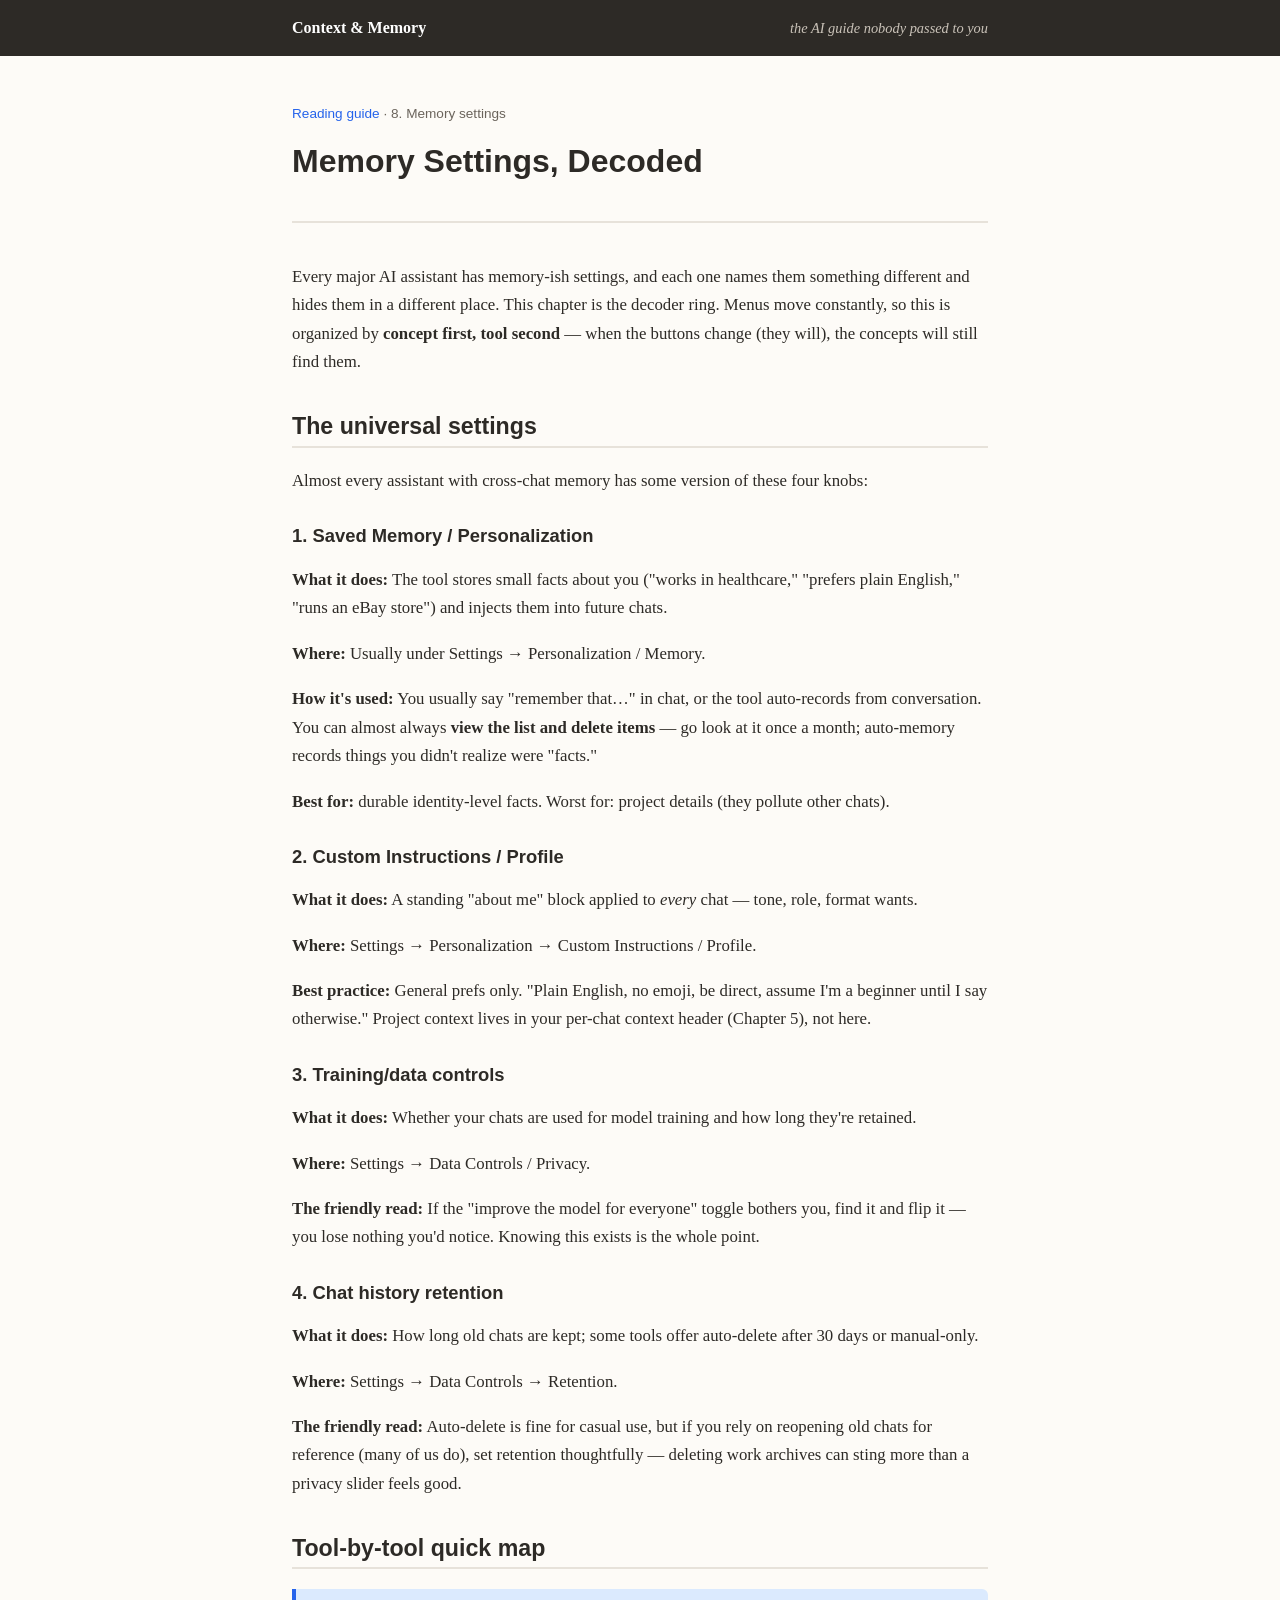
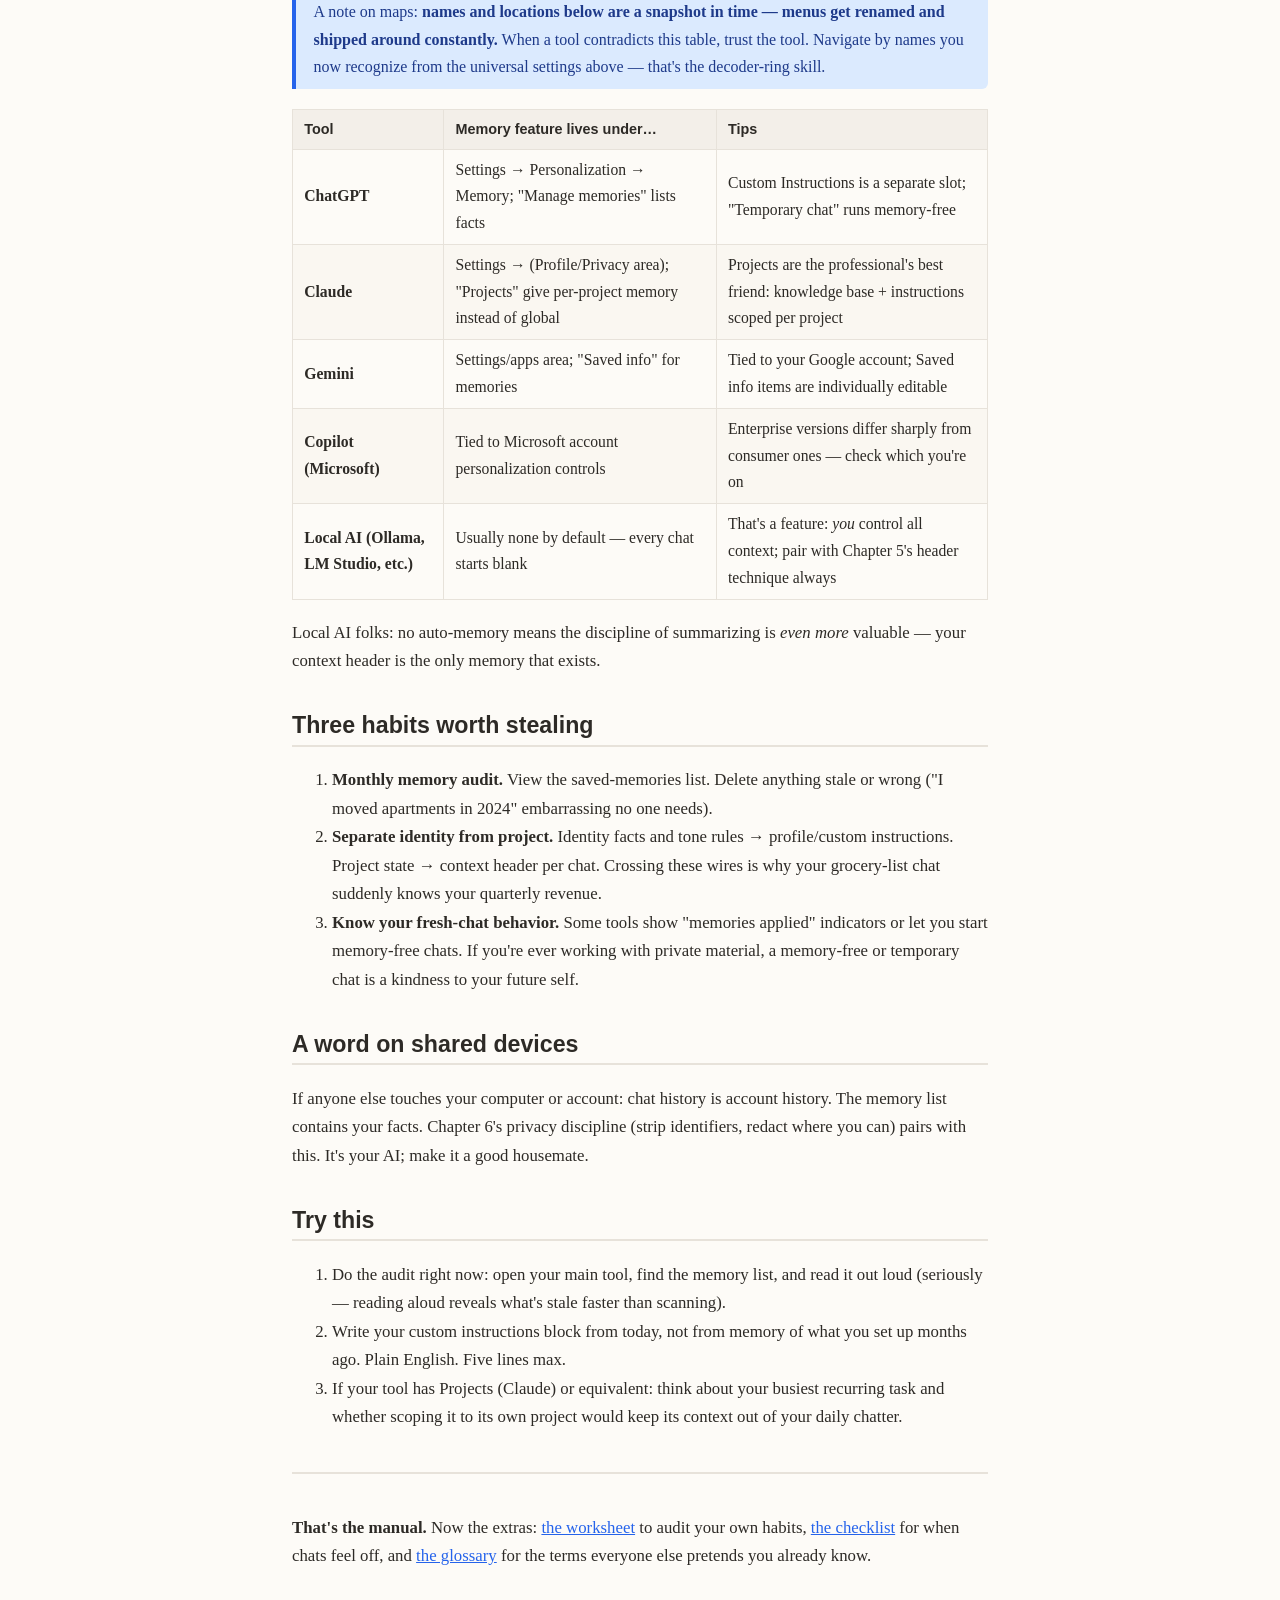
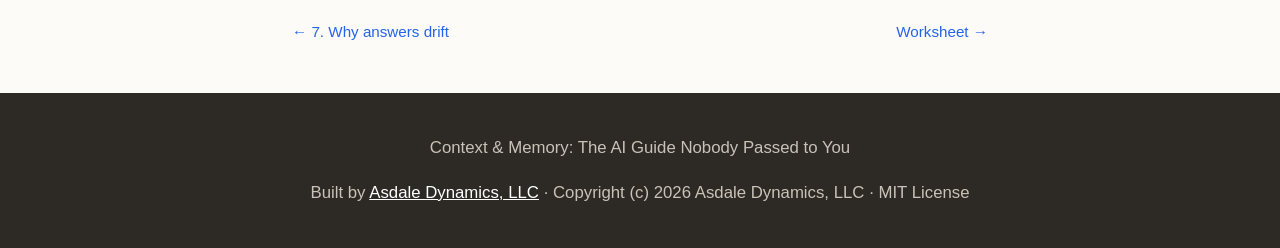
<file: site/08-memory-settings.html>
<!DOCTYPE html>
<html lang="en">
<head>
<meta charset="utf-8">
<meta name="viewport" content="width=device-width, initial-scale=1">
<meta name="description" content="A friend-toned manual for the part of AI nobody explains — context windows, tokens, and chat memory.">
<title>Memory Settings, Decoded — Context &amp; Memory: The AI Guide Nobody Passed to You</title>
<link rel="stylesheet" href="assets/style.css">
</head>
<body>
<header class="site"><div class="wrap" style="max-width:46rem;margin:0 auto;padding:0.9rem 1.25rem">
<a href="index.html">Context &amp; Memory</a>
<span class="tag">the AI guide nobody passed to you</span>
</div></header>
<main>
<p class="crumbs"><a href="index.html">Reading guide</a> &middot; 8. Memory settings</p>
<h1 id="memory-settings-decoded">Memory Settings, Decoded</h1>
<hr>
<p>Every major AI assistant has memory-ish settings, and each one names them something different and hides them in a different place. This chapter is the decoder ring. Menus move constantly, so this is organized by <strong>concept first, tool second</strong> — when the buttons change (they will), the concepts will still find them.</p>
<h2 id="the-universal-settings">The universal settings</h2>
<p>Almost every assistant with cross-chat memory has some version of these four knobs:</p>
<h3 id="1-saved-memory-personalization">1. Saved Memory / Personalization</h3>
<p><strong>What it does:</strong> The tool stores small facts about you (&quot;works in healthcare,&quot; &quot;prefers plain English,&quot; &quot;runs an eBay store&quot;) and injects them into future chats.</p>
<p><strong>Where:</strong> Usually under Settings → Personalization / Memory.</p>
<p><strong>How it's used:</strong> You usually say &quot;remember that…&quot; in chat, or the tool auto-records from conversation. You can almost always <strong>view the list and delete items</strong> — go look at it once a month; auto-memory records things you didn't realize were &quot;facts.&quot;</p>
<p><strong>Best for:</strong> durable identity-level facts. Worst for: project details (they pollute other chats).</p>
<h3 id="2-custom-instructions-profile">2. Custom Instructions / Profile</h3>
<p><strong>What it does:</strong> A standing &quot;about me&quot; block applied to <em>every</em> chat — tone, role, format wants.</p>
<p><strong>Where:</strong> Settings → Personalization → Custom Instructions / Profile.</p>
<p><strong>Best practice:</strong> General prefs only. &quot;Plain English, no emoji, be direct, assume I'm a beginner until I say otherwise.&quot; Project context lives in your per-chat context header (Chapter 5), not here.</p>
<h3 id="3-trainingdata-controls">3. Training/data controls</h3>
<p><strong>What it does:</strong> Whether your chats are used for model training and how long they're retained.</p>
<p><strong>Where:</strong> Settings → Data Controls / Privacy.</p>
<p><strong>The friendly read:</strong> If the &quot;improve the model for everyone&quot; toggle bothers you, find it and flip it — you lose nothing you'd notice. Knowing this exists is the whole point.</p>
<h3 id="4-chat-history-retention">4. Chat history retention</h3>
<p><strong>What it does:</strong> How long old chats are kept; some tools offer auto-delete after 30 days or manual-only.</p>
<p><strong>Where:</strong> Settings → Data Controls → Retention.</p>
<p><strong>The friendly read:</strong> Auto-delete is fine for casual use, but if you rely on reopening old chats for reference (many of us do), set retention thoughtfully — deleting work archives can sting more than a privacy slider feels good.</p>
<h2 id="tool-by-tool-quick-map">Tool-by-tool quick map</h2>
<blockquote>A note on maps: <strong>names and locations below are a snapshot in time — menus get renamed and shipped around constantly.</strong> When a tool contradicts this table, trust the tool. Navigate by names you now recognize from the universal settings above — that's the decoder-ring skill.</blockquote>
<table>
<thead><tr><th>Tool</th><th>Memory feature lives under…</th><th>Tips</th></tr></thead>
<tbody>
<tr><td><strong>ChatGPT</strong></td><td>Settings → Personalization → Memory; &quot;Manage memories&quot; lists facts</td><td>Custom Instructions is a separate slot; &quot;Temporary chat&quot; runs memory-free</td></tr>
<tr><td><strong>Claude</strong></td><td>Settings → (Profile/Privacy area); &quot;Projects&quot; give per-project memory instead of global</td><td>Projects are the professional's best friend: knowledge base + instructions scoped per project</td></tr>
<tr><td><strong>Gemini</strong></td><td>Settings/apps area; &quot;Saved info&quot; for memories</td><td>Tied to your Google account; Saved info items are individually editable</td></tr>
<tr><td><strong>Copilot (Microsoft)</strong></td><td>Tied to Microsoft account personalization controls</td><td>Enterprise versions differ sharply from consumer ones — check which you're on</td></tr>
<tr><td><strong>Local AI (Ollama, LM Studio, etc.)</strong></td><td>Usually none by default — every chat starts blank</td><td>That's a feature: <em>you</em> control all context; pair with Chapter 5's header technique always</td></tr>
</tbody>
</table>
<p>Local AI folks: no auto-memory means the discipline of summarizing is <em>even more</em> valuable — your context header is the only memory that exists.</p>
<h2 id="three-habits-worth-stealing">Three habits worth stealing</h2>
<ol><li><strong>Monthly memory audit.</strong> View the saved-memories list. Delete anything stale or wrong (&quot;I moved apartments in 2024&quot; embarrassing no one needs).</li><li><strong>Separate identity from project.</strong> Identity facts and tone rules → profile/custom instructions. Project state → context header per chat. Crossing these wires is why your grocery-list chat suddenly knows your quarterly revenue.</li><li><strong>Know your fresh-chat behavior.</strong> Some tools show &quot;memories applied&quot; indicators or let you start memory-free chats. If you're ever working with private material, a memory-free or temporary chat is a kindness to your future self.</li></ol>
<h2 id="a-word-on-shared-devices">A word on shared devices</h2>
<p>If anyone else touches your computer or account: chat history is account history. The memory list contains your facts. Chapter 6's privacy discipline (strip identifiers, redact where you can) pairs with this. It's your AI; make it a good housemate.</p>
<h2 id="try-this">Try this</h2>
<ol><li>Do the audit right now: open your main tool, find the memory list, and read it out loud (seriously — reading aloud reveals what's stale faster than scanning).</li><li>Write your custom instructions block from today, not from memory of what you set up months ago. Plain English. Five lines max.</li><li>If your tool has Projects (Claude) or equivalent: think about your busiest recurring task and whether scoping it to its own project would keep its context out of your daily chatter.</li></ol>
<hr>
<p><strong>That's the manual.</strong> Now the extras: <a href="worksheet.html">the worksheet</a> to audit your own habits, <a href="checklist.html">the checklist</a> for when chats feel off, and <a href="glossary.html">the glossary</a> for the terms everyone else pretends you already know.</p>

<nav class="pager"><a class="side" style="text-align:left" href="07-why-answers-drift.html">&larr; 7. Why answers drift</a><a class="side" style="text-align:right" href="worksheet.html">Worksheet &rarr;</a></nav>
</main>
<footer class="site">
<p>Context &amp; Memory: The AI Guide Nobody Passed to You</p>
<p>Built by <a href="https://dylanasdale.github.io">Asdale Dynamics, LLC</a> &middot; Copyright (c) 2026 Asdale Dynamics, LLC &middot; MIT License</p>
</footer>
</body>
</html>
</file>
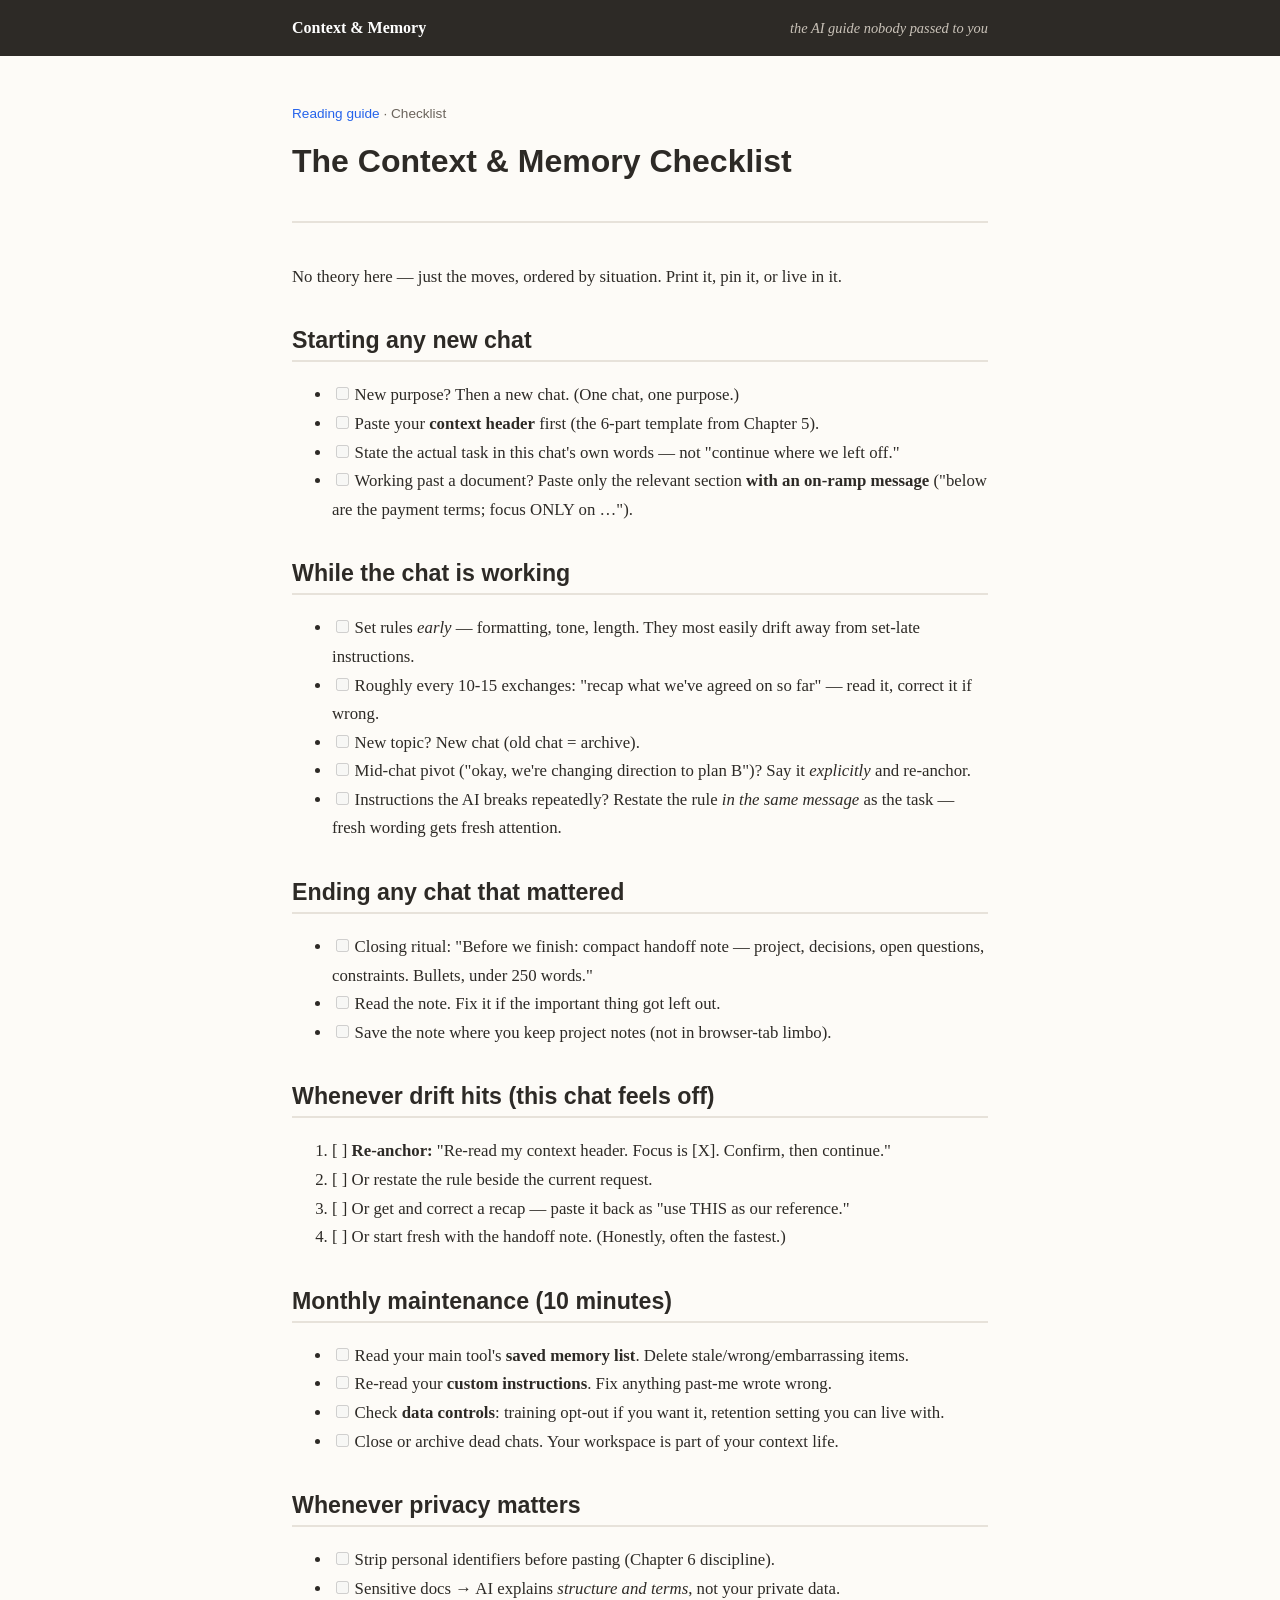
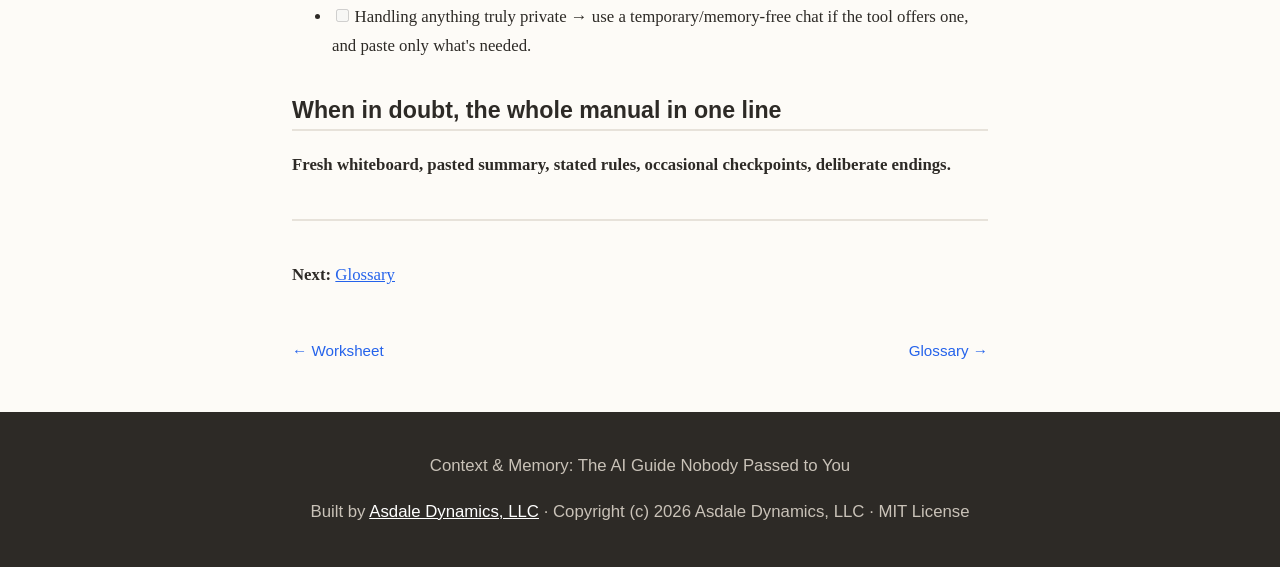
<file: site/checklist.html>
<!DOCTYPE html>
<html lang="en">
<head>
<meta charset="utf-8">
<meta name="viewport" content="width=device-width, initial-scale=1">
<meta name="description" content="A friend-toned manual for the part of AI nobody explains — context windows, tokens, and chat memory.">
<title>The Context &amp; Memory Checklist — Context &amp; Memory: The AI Guide Nobody Passed to You</title>
<link rel="stylesheet" href="assets/style.css">
</head>
<body>
<header class="site"><div class="wrap" style="max-width:46rem;margin:0 auto;padding:0.9rem 1.25rem">
<a href="index.html">Context &amp; Memory</a>
<span class="tag">the AI guide nobody passed to you</span>
</div></header>
<main>
<p class="crumbs"><a href="index.html">Reading guide</a> &middot; Checklist</p>
<h1 id="the-context-memory-checklist">The Context &amp; Memory Checklist</h1>
<hr>
<p>No theory here — just the moves, ordered by situation. Print it, pin it, or live in it.</p>
<h2 id="starting-any-new-chat">Starting any new chat</h2>
<ul><li><input type="checkbox" disabled>New purpose? Then a new chat. (One chat, one purpose.)</li><li><input type="checkbox" disabled>Paste your <strong>context header</strong> first (the 6-part template from Chapter 5).</li><li><input type="checkbox" disabled>State the actual task in this chat's own words — not &quot;continue where we left off.&quot;</li><li><input type="checkbox" disabled>Working past a document? Paste only the relevant section <strong>with an on-ramp message</strong> (&quot;below are the payment terms; focus ONLY on …&quot;).</li></ul>
<h2 id="while-the-chat-is-working">While the chat is working</h2>
<ul><li><input type="checkbox" disabled>Set rules <em>early</em> — formatting, tone, length. They most easily drift away from set-late instructions.</li><li><input type="checkbox" disabled>Roughly every 10-15 exchanges: &quot;recap what we've agreed on so far&quot; — read it, correct it if wrong.</li><li><input type="checkbox" disabled>New topic? New chat (old chat = archive).</li><li><input type="checkbox" disabled>Mid-chat pivot (&quot;okay, we're changing direction to plan B&quot;)? Say it <em>explicitly</em> and re-anchor.</li><li><input type="checkbox" disabled>Instructions the AI breaks repeatedly? Restate the rule <em>in the same message</em> as the task — fresh wording gets fresh attention.</li></ul>
<h2 id="ending-any-chat-that-mattered">Ending any chat that mattered</h2>
<ul><li><input type="checkbox" disabled>Closing ritual: &quot;Before we finish: compact handoff note — project, decisions, open questions, constraints. Bullets, under 250 words.&quot;</li><li><input type="checkbox" disabled>Read the note. Fix it if the important thing got left out.</li><li><input type="checkbox" disabled>Save the note where you keep project notes (not in browser-tab limbo).</li></ul>
<h2 id="whenever-drift-hits-this-chat-feels-off">Whenever drift hits (this chat feels off)</h2>
<ol><li>[ ] <strong>Re-anchor:</strong> &quot;Re-read my context header. Focus is [X]. Confirm, then continue.&quot;</li><li>[ ] Or restate the rule beside the current request.</li><li>[ ] Or get and correct a recap — paste it back as &quot;use THIS as our reference.&quot;</li><li>[ ] Or start fresh with the handoff note. (Honestly, often the fastest.)</li></ol>
<h2 id="monthly-maintenance-10-minutes">Monthly maintenance (10 minutes)</h2>
<ul><li><input type="checkbox" disabled>Read your main tool's <strong>saved memory list</strong>. Delete stale/wrong/embarrassing items.</li><li><input type="checkbox" disabled>Re-read your <strong>custom instructions</strong>. Fix anything past-me wrote wrong.</li><li><input type="checkbox" disabled>Check <strong>data controls</strong>: training opt-out if you want it, retention setting you can live with.</li><li><input type="checkbox" disabled>Close or archive dead chats. Your workspace is part of your context life.</li></ul>
<h2 id="whenever-privacy-matters">Whenever privacy matters</h2>
<ul><li><input type="checkbox" disabled>Strip personal identifiers before pasting (Chapter 6 discipline).</li><li><input type="checkbox" disabled>Sensitive docs → AI explains <em>structure and terms</em>, not your private data.</li><li><input type="checkbox" disabled>Handling anything truly private → use a temporary/memory-free chat if the tool offers one, and paste only what's needed.</li></ul>
<h2 id="when-in-doubt-the-whole-manual-in-one-line">When in doubt, the whole manual in one line</h2>
<p><strong>Fresh whiteboard, pasted summary, stated rules, occasional checkpoints, deliberate endings.</strong></p>
<hr>
<p><strong>Next:</strong> <a href="glossary.html">Glossary</a></p>

<nav class="pager"><a class="side" style="text-align:left" href="worksheet.html">&larr; Worksheet</a><a class="side" style="text-align:right" href="glossary.html">Glossary &rarr;</a></nav>
</main>
<footer class="site">
<p>Context &amp; Memory: The AI Guide Nobody Passed to You</p>
<p>Built by <a href="https://dylanasdale.github.io">Asdale Dynamics, LLC</a> &middot; Copyright (c) 2026 Asdale Dynamics, LLC &middot; MIT License</p>
</footer>
</body>
</html>
</file>
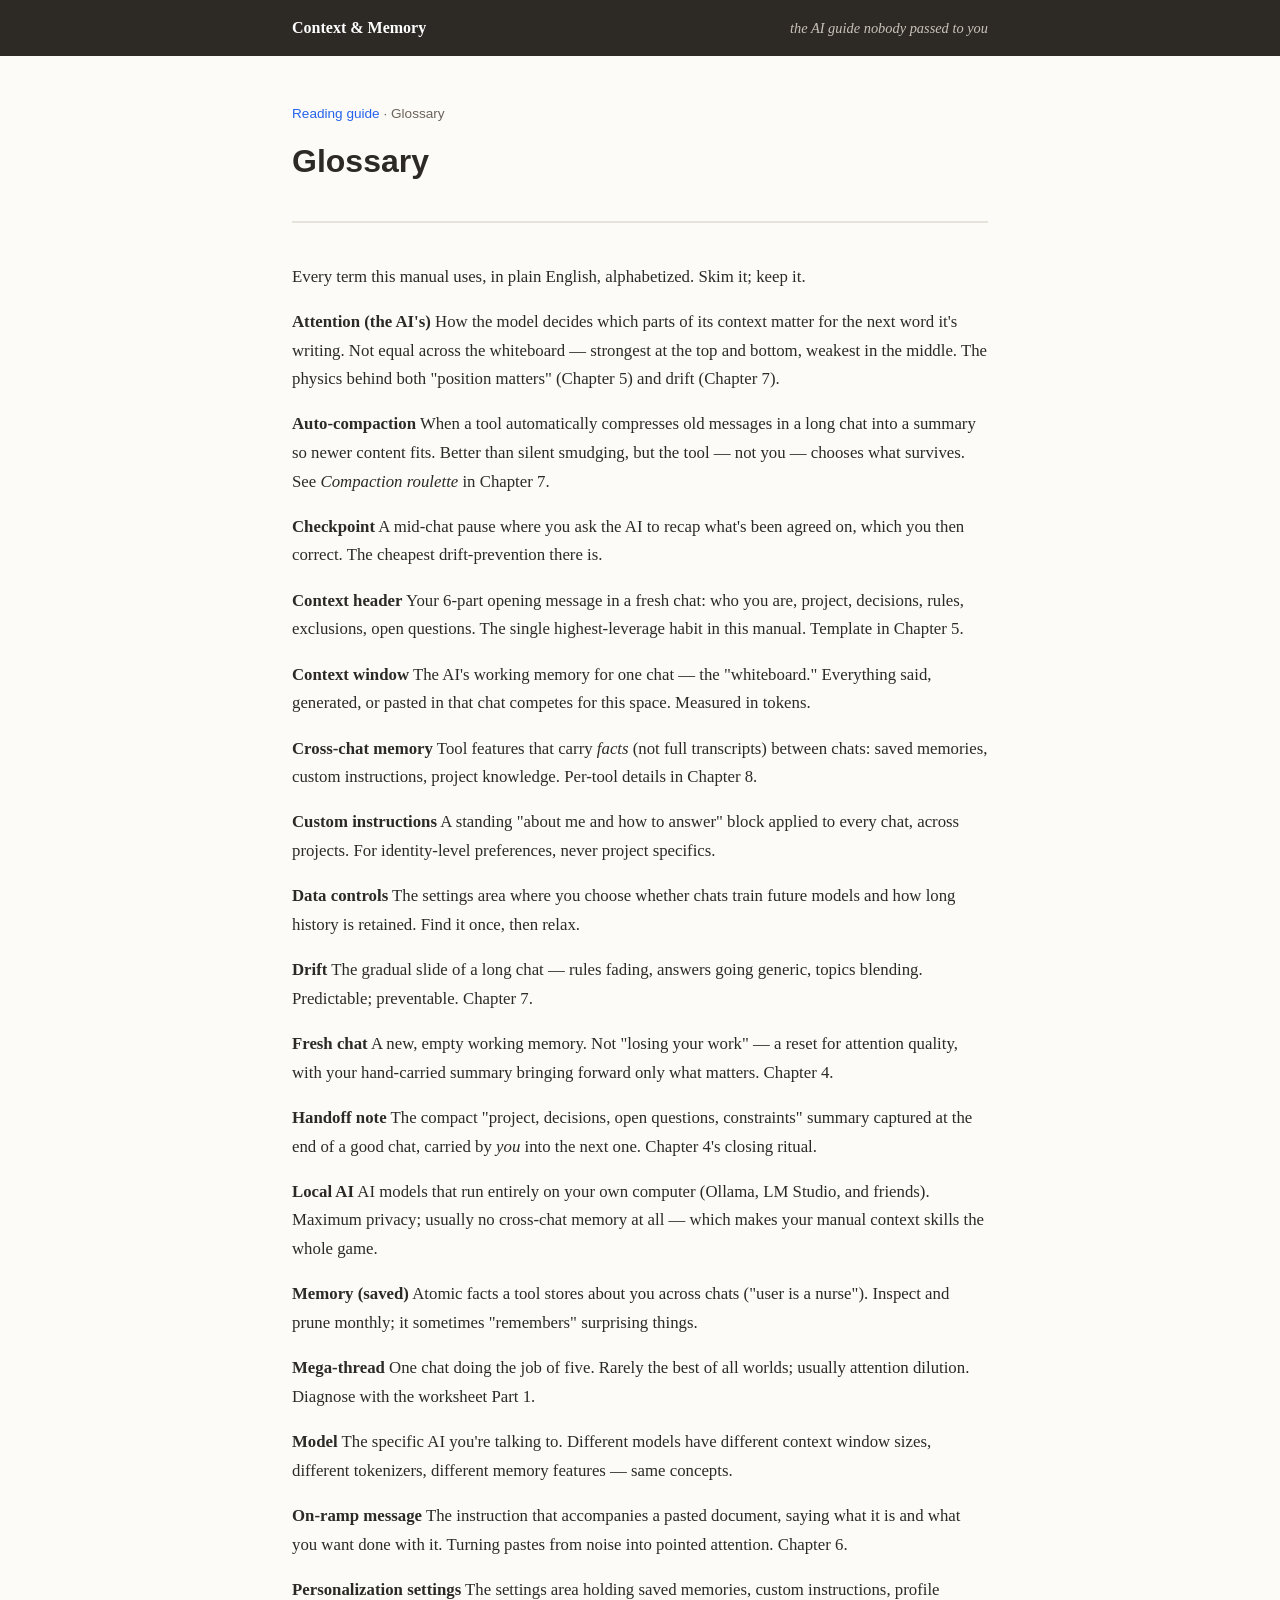
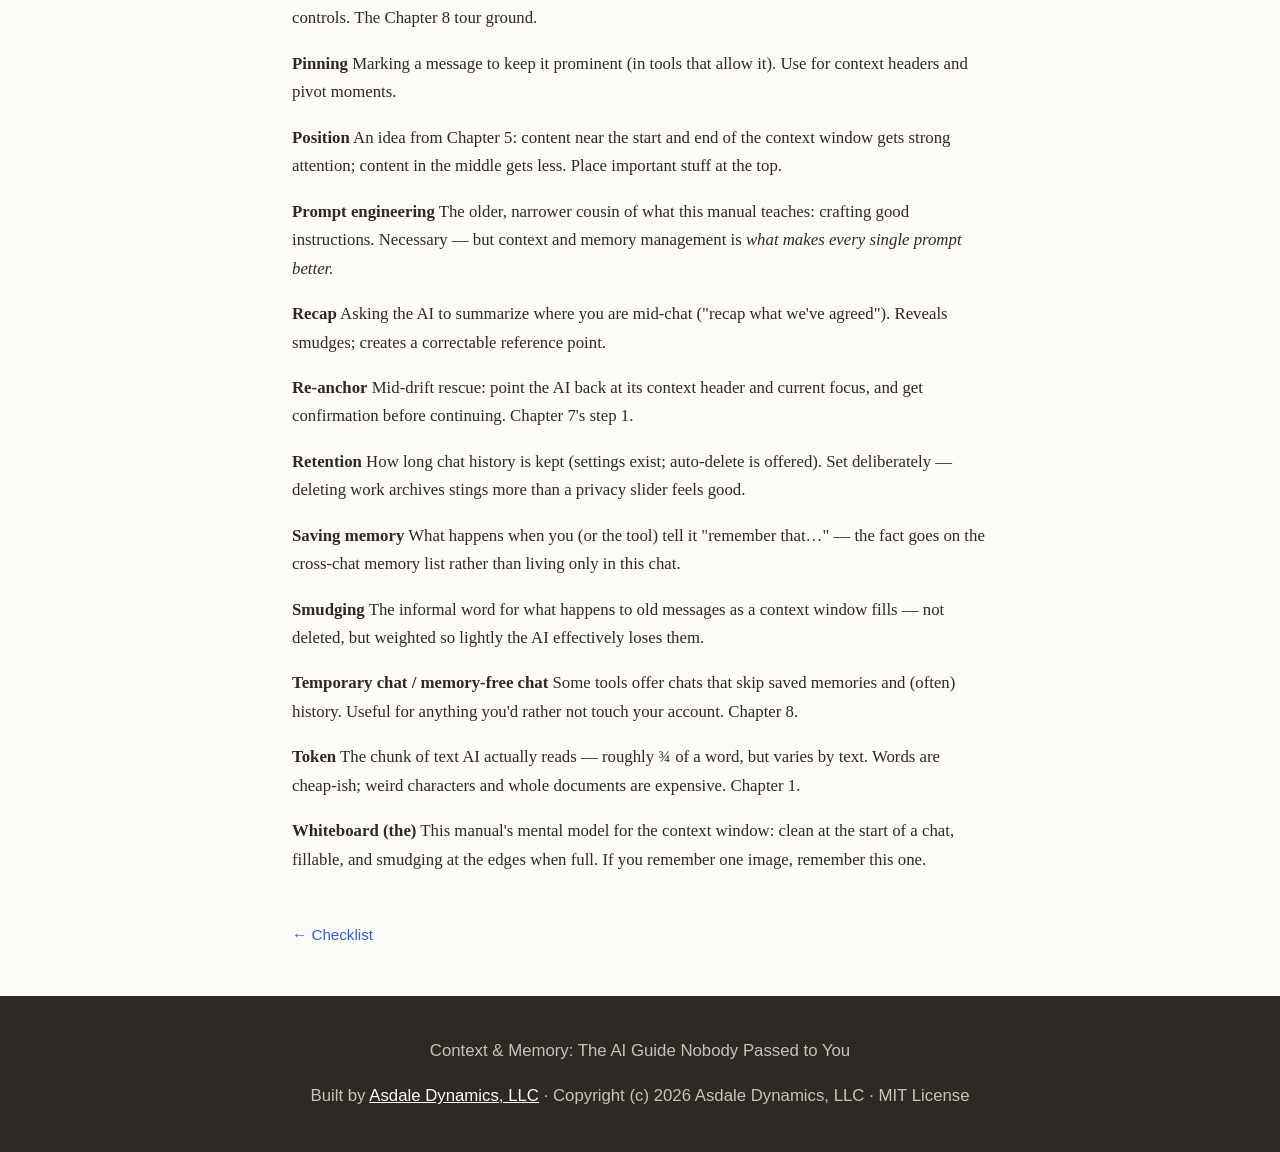
<file: site/glossary.html>
<!DOCTYPE html>
<html lang="en">
<head>
<meta charset="utf-8">
<meta name="viewport" content="width=device-width, initial-scale=1">
<meta name="description" content="A friend-toned manual for the part of AI nobody explains — context windows, tokens, and chat memory.">
<title>Glossary — Context &amp; Memory: The AI Guide Nobody Passed to You</title>
<link rel="stylesheet" href="assets/style.css">
</head>
<body>
<header class="site"><div class="wrap" style="max-width:46rem;margin:0 auto;padding:0.9rem 1.25rem">
<a href="index.html">Context &amp; Memory</a>
<span class="tag">the AI guide nobody passed to you</span>
</div></header>
<main>
<p class="crumbs"><a href="index.html">Reading guide</a> &middot; Glossary</p>
<h1 id="glossary">Glossary</h1>
<hr>
<p>Every term this manual uses, in plain English, alphabetized. Skim it; keep it.</p>
<p><strong>Attention (the AI's)</strong> How the model decides which parts of its context matter for the next word it's writing. Not equal across the whiteboard — strongest at the top and bottom, weakest in the middle. The physics behind both &quot;position matters&quot; (Chapter 5) and drift (Chapter 7).</p>
<p><strong>Auto-compaction</strong> When a tool automatically compresses old messages in a long chat into a summary so newer content fits. Better than silent smudging, but the tool — not you — chooses what survives. See <em>Compaction roulette</em> in Chapter 7.</p>
<p><strong>Checkpoint</strong> A mid-chat pause where you ask the AI to recap what's been agreed on, which you then correct. The cheapest drift-prevention there is.</p>
<p><strong>Context header</strong> Your 6-part opening message in a fresh chat: who you are, project, decisions, rules, exclusions, open questions. The single highest-leverage habit in this manual. Template in Chapter 5.</p>
<p><strong>Context window</strong> The AI's working memory for one chat — the &quot;whiteboard.&quot; Everything said, generated, or pasted in that chat competes for this space. Measured in tokens.</p>
<p><strong>Cross-chat memory</strong> Tool features that carry <em>facts</em> (not full transcripts) between chats: saved memories, custom instructions, project knowledge. Per-tool details in Chapter 8.</p>
<p><strong>Custom instructions</strong> A standing &quot;about me and how to answer&quot; block applied to every chat, across projects. For identity-level preferences, never project specifics.</p>
<p><strong>Data controls</strong> The settings area where you choose whether chats train future models and how long history is retained. Find it once, then relax.</p>
<p><strong>Drift</strong> The gradual slide of a long chat — rules fading, answers going generic, topics blending. Predictable; preventable. Chapter 7.</p>
<p><strong>Fresh chat</strong> A new, empty working memory. Not &quot;losing your work&quot; — a reset for attention quality, with your hand-carried summary bringing forward only what matters. Chapter 4.</p>
<p><strong>Handoff note</strong> The compact &quot;project, decisions, open questions, constraints&quot; summary captured at the end of a good chat, carried by <em>you</em> into the next one. Chapter 4's closing ritual.</p>
<p><strong>Local AI</strong> AI models that run entirely on your own computer (Ollama, LM Studio, and friends). Maximum privacy; usually no cross-chat memory at all — which makes your manual context skills the whole game.</p>
<p><strong>Memory (saved)</strong> Atomic facts a tool stores about you across chats (&quot;user is a nurse&quot;). Inspect and prune monthly; it sometimes &quot;remembers&quot; surprising things.</p>
<p><strong>Mega-thread</strong> One chat doing the job of five. Rarely the best of all worlds; usually attention dilution. Diagnose with the worksheet Part 1.</p>
<p><strong>Model</strong> The specific AI you're talking to. Different models have different context window sizes, different tokenizers, different memory features — same concepts.</p>
<p><strong>On-ramp message</strong> The instruction that accompanies a pasted document, saying what it is and what you want done with it. Turning pastes from noise into pointed attention. Chapter 6.</p>
<p><strong>Personalization settings</strong> The settings area holding saved memories, custom instructions, profile controls. The Chapter 8 tour ground.</p>
<p><strong>Pinning</strong> Marking a message to keep it prominent (in tools that allow it). Use for context headers and pivot moments.</p>
<p><strong>Position</strong> An idea from Chapter 5: content near the start and end of the context window gets strong attention; content in the middle gets less. Place important stuff at the top.</p>
<p><strong>Prompt engineering</strong> The older, narrower cousin of what this manual teaches: crafting good instructions. Necessary — but context and memory management is <em>what makes every single prompt better.</em></p>
<p><strong>Recap</strong> Asking the AI to summarize where you are mid-chat (&quot;recap what we've agreed&quot;). Reveals smudges; creates a correctable reference point.</p>
<p><strong>Re-anchor</strong> Mid-drift rescue: point the AI back at its context header and current focus, and get confirmation before continuing. Chapter 7's step 1.</p>
<p><strong>Retention</strong> How long chat history is kept (settings exist; auto-delete is offered). Set deliberately — deleting work archives stings more than a privacy slider feels good.</p>
<p><strong>Saving memory</strong> What happens when you (or the tool) tell it &quot;remember that…&quot; — the fact goes on the cross-chat memory list rather than living only in this chat.</p>
<p><strong>Smudging</strong> The informal word for what happens to old messages as a context window fills — not deleted, but weighted so lightly the AI effectively loses them.</p>
<p><strong>Temporary chat / memory-free chat</strong> Some tools offer chats that skip saved memories and (often) history. Useful for anything you'd rather not touch your account. Chapter 8.</p>
<p><strong>Token</strong> The chunk of text AI actually reads — roughly ¾ of a word, but varies by text. Words are cheap-ish; weird characters and whole documents are expensive. Chapter 1.</p>
<p><strong>Whiteboard (the)</strong> This manual's mental model for the context window: clean at the start of a chat, fillable, and smudging at the edges when full. If you remember one image, remember this one.</p>

<nav class="pager"><a class="side" style="text-align:left" href="checklist.html">&larr; Checklist</a><span class="side" style="visibility:hidden"></span></nav>
</main>
<footer class="site">
<p>Context &amp; Memory: The AI Guide Nobody Passed to You</p>
<p>Built by <a href="https://dylanasdale.github.io">Asdale Dynamics, LLC</a> &middot; Copyright (c) 2026 Asdale Dynamics, LLC &middot; MIT License</p>
</footer>
</body>
</html>
</file>
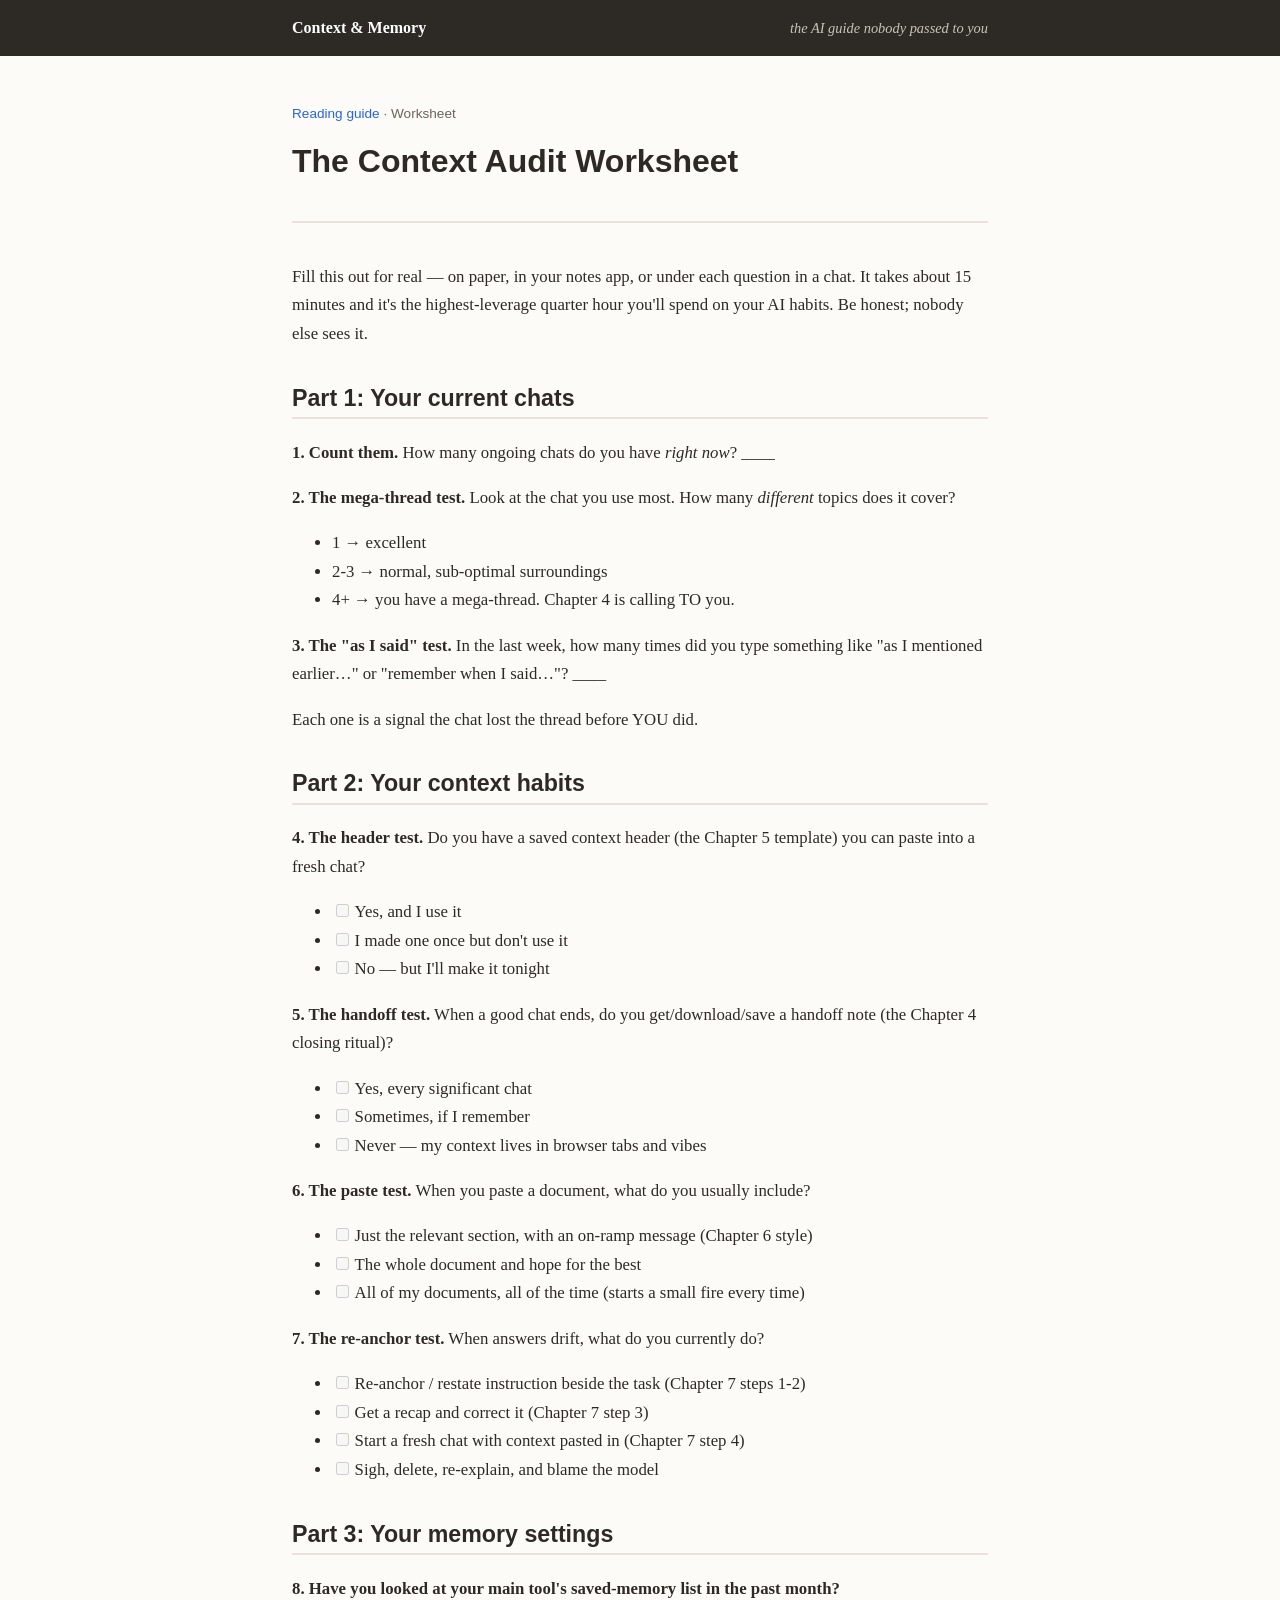
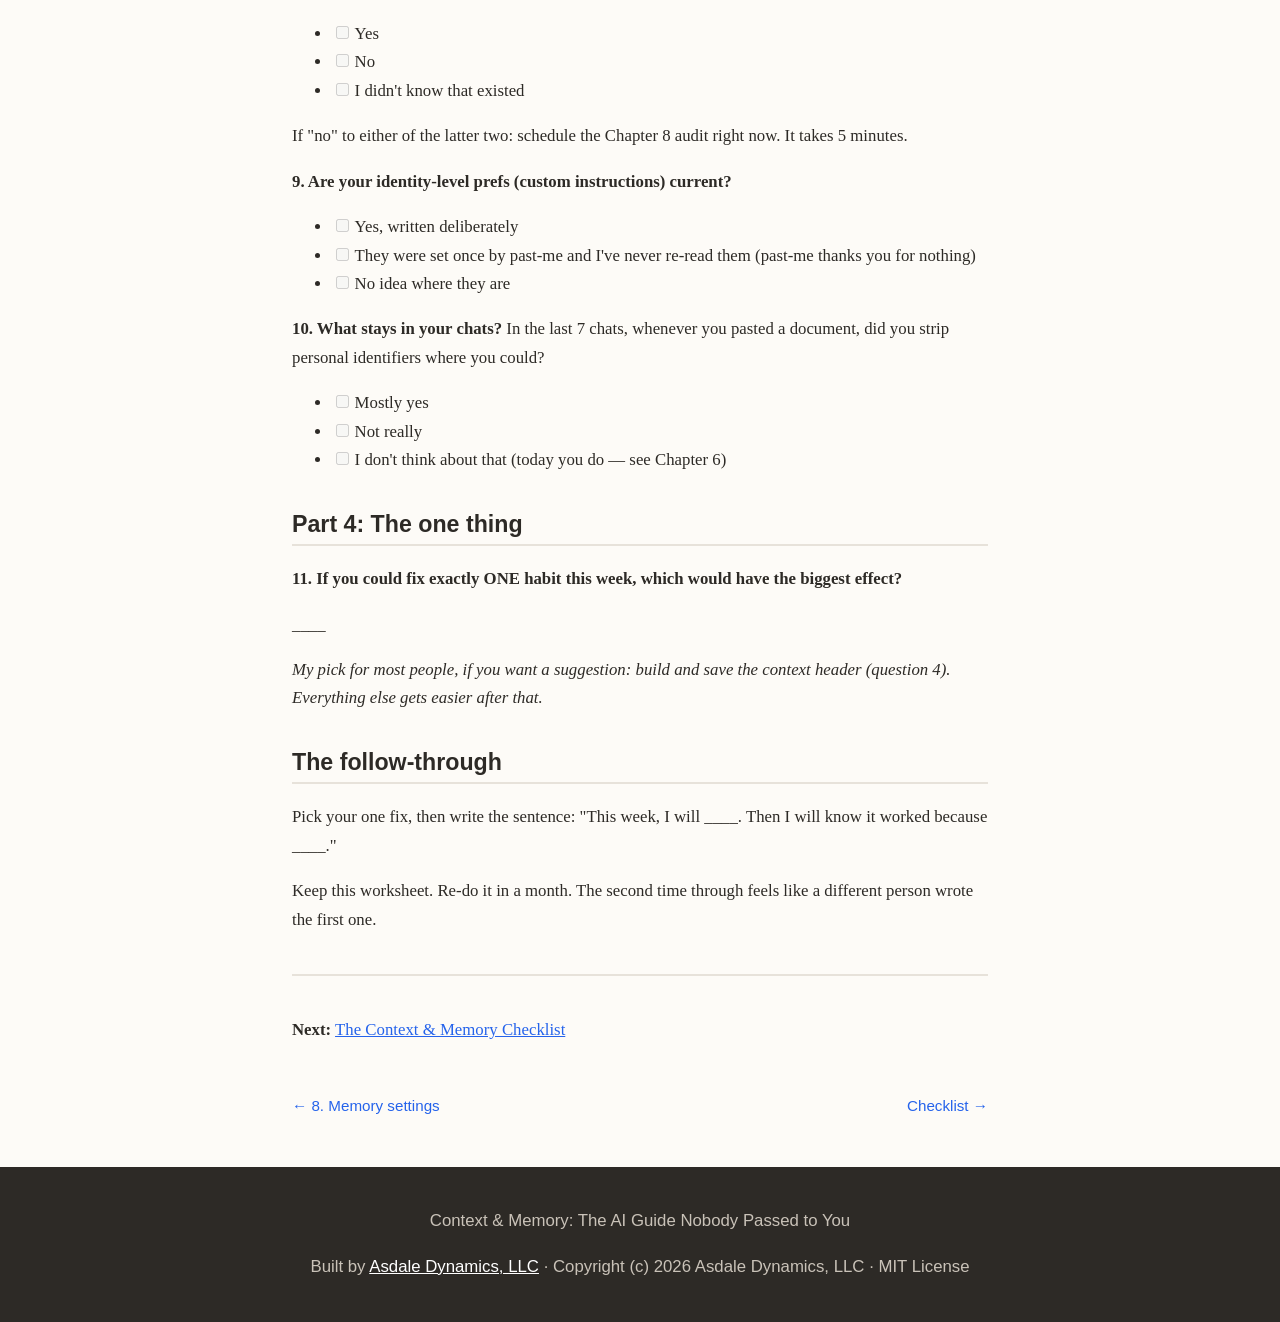
<file: site/worksheet.html>
<!DOCTYPE html>
<html lang="en">
<head>
<meta charset="utf-8">
<meta name="viewport" content="width=device-width, initial-scale=1">
<meta name="description" content="A friend-toned manual for the part of AI nobody explains — context windows, tokens, and chat memory.">
<title>The Context Audit Worksheet — Context &amp; Memory: The AI Guide Nobody Passed to You</title>
<link rel="stylesheet" href="assets/style.css">
</head>
<body>
<header class="site"><div class="wrap" style="max-width:46rem;margin:0 auto;padding:0.9rem 1.25rem">
<a href="index.html">Context &amp; Memory</a>
<span class="tag">the AI guide nobody passed to you</span>
</div></header>
<main>
<p class="crumbs"><a href="index.html">Reading guide</a> &middot; Worksheet</p>
<h1 id="the-context-audit-worksheet">The Context Audit Worksheet</h1>
<hr>
<p>Fill this out for real — on paper, in your notes app, or under each question in a chat. It takes about 15 minutes and it's the highest-leverage quarter hour you'll spend on your AI habits. Be honest; nobody else sees it.</p>
<h2 id="part-1-your-current-chats">Part 1: Your current chats</h2>
<p><strong>1. Count them.</strong> How many ongoing chats do you have <em>right now</em>? ____</p>
<p><strong>2. The mega-thread test.</strong> Look at the chat you use most. How many <em>different</em> topics does it cover?</p>
<ul><li>1 → excellent</li><li>2-3 → normal, sub-optimal surroundings</li><li>4+ → you have a mega-thread. Chapter 4 is calling TO you.</li></ul>
<p><strong>3. The &quot;as I said&quot; test.</strong> In the last week, how many times did you type something like &quot;as I mentioned earlier…&quot; or &quot;remember when I said…&quot;? ____</p>
<p>Each one is a signal the chat lost the thread before YOU did.</p>
<h2 id="part-2-your-context-habits">Part 2: Your context habits</h2>
<p><strong>4. The header test.</strong> Do you have a saved context header (the Chapter 5 template) you can paste into a fresh chat?</p>
<ul><li><input type="checkbox" disabled>Yes, and I use it</li><li><input type="checkbox" disabled>I made one once but don't use it</li><li><input type="checkbox" disabled>No — but I'll make it tonight</li></ul>
<p><strong>5. The handoff test.</strong> When a good chat ends, do you get/download/save a handoff note (the Chapter 4 closing ritual)?</p>
<ul><li><input type="checkbox" disabled>Yes, every significant chat</li><li><input type="checkbox" disabled>Sometimes, if I remember</li><li><input type="checkbox" disabled>Never — my context lives in browser tabs and vibes</li></ul>
<p><strong>6. The paste test.</strong> When you paste a document, what do you usually include?</p>
<ul><li><input type="checkbox" disabled>Just the relevant section, with an on-ramp message (Chapter 6 style)</li><li><input type="checkbox" disabled>The whole document and hope for the best</li><li><input type="checkbox" disabled>All of my documents, all of the time (starts a small fire every time)</li></ul>
<p><strong>7. The re-anchor test.</strong> When answers drift, what do you currently do?</p>
<ul><li><input type="checkbox" disabled>Re-anchor / restate instruction beside the task (Chapter 7 steps 1-2)</li><li><input type="checkbox" disabled>Get a recap and correct it (Chapter 7 step 3)</li><li><input type="checkbox" disabled>Start a fresh chat with context pasted in (Chapter 7 step 4)</li><li><input type="checkbox" disabled>Sigh, delete, re-explain, and blame the model</li></ul>
<h2 id="part-3-your-memory-settings">Part 3: Your memory settings</h2>
<p><strong>8. Have you looked at your main tool's saved-memory list in the past month?</strong></p>
<ul><li><input type="checkbox" disabled>Yes</li><li><input type="checkbox" disabled>No</li><li><input type="checkbox" disabled>I didn't know that existed</li></ul>
<p>If &quot;no&quot; to either of the latter two: schedule the Chapter 8 audit right now. It takes 5 minutes.</p>
<p><strong>9. Are your identity-level prefs (custom instructions) current?</strong></p>
<ul><li><input type="checkbox" disabled>Yes, written deliberately</li><li><input type="checkbox" disabled>They were set once by past-me and I've never re-read them (past-me thanks you for nothing)</li><li><input type="checkbox" disabled>No idea where they are</li></ul>
<p><strong>10. What stays in your chats?</strong> In the last 7 chats, whenever you pasted a document, did you strip personal identifiers where you could?</p>
<ul><li><input type="checkbox" disabled>Mostly yes</li><li><input type="checkbox" disabled>Not really</li><li><input type="checkbox" disabled>I don't think about that (today you do — see Chapter 6)</li></ul>
<h2 id="part-4-the-one-thing">Part 4: The one thing</h2>
<p><strong>11. If you could fix exactly ONE habit this week, which would have the biggest effect?</strong></p>
<p>____</p>
<p><em>My pick for most people, if you want a suggestion: build and save the context header (question 4). Everything else gets easier after that.</em></p>
<h2 id="the-follow-through">The follow-through</h2>
<p>Pick your one fix, then write the sentence: &quot;This week, I will ____. Then I will know it worked because ____.&quot;</p>
<p>Keep this worksheet. Re-do it in a month. The second time through feels like a different person wrote the first one.</p>
<hr>
<p><strong>Next:</strong> <a href="checklist.html">The Context &amp; Memory Checklist</a></p>

<nav class="pager"><a class="side" style="text-align:left" href="08-memory-settings.html">&larr; 8. Memory settings</a><a class="side" style="text-align:right" href="checklist.html">Checklist &rarr;</a></nav>
</main>
<footer class="site">
<p>Context &amp; Memory: The AI Guide Nobody Passed to You</p>
<p>Built by <a href="https://dylanasdale.github.io">Asdale Dynamics, LLC</a> &middot; Copyright (c) 2026 Asdale Dynamics, LLC &middot; MIT License</p>
</footer>
</body>
</html>
</file>
<file: site/assets/style.css>
:root {
  --paper: #fdfbf7;
  --ink: #2d2a26;
  --soft: #6b645c;
  --accent: #2563eb;
  --accent-soft: #dbeafe;
  --line: #e7e2da;
  --card: #ffffff;
  --green: #15803d;
}
* { box-sizing: border-box; }
html { font-size: 16px; }
body {
  margin: 0;
  background: var(--paper);
  color: var(--ink);
  font-family: Georgia, 'Iowan Old Style', 'Times New Roman', serif;
  line-height: 1.7;
}
header.site {
  background: var(--ink);
  color: #fff;
}
header.site .wrap { display: flex; justify-content: space-between; align-items: baseline; flex-wrap: wrap; }
header.site a { color: #fff; text-decoration: none; font-weight: bold; }
header.site .tag { color: #c9c2b8; font-size: 0.9rem; font-style: italic; }
main { max-width: 46rem; margin: 0 auto; padding: 2rem 1.25rem 3rem; }
h1, h2, h3, h4 { line-height: 1.25; font-family: 'Helvetica Neue', Arial, sans-serif; }
h1 { font-size: 2rem; margin: 0.5rem 0 1.5rem; }
h2 { font-size: 1.45rem; margin-top: 2.2rem; border-bottom: 2px solid var(--line); padding-bottom: 0.3rem; }
h3 { font-size: 1.15rem; margin-top: 1.8rem; }
h4 { font-size: 1rem; margin-top: 1.5rem; }
p, li { font-size: 1.05rem; }
a { color: var(--accent); }
a:hover { text-decoration: none; }
code {
  font-family: ui-monospace, 'SF Mono', Menlo, Consolas, monospace;
  font-size: 0.88em;
  background: #efece6;
  border: 1px solid var(--line);
  border-radius: 4px;
  padding: 0.1em 0.35em;
}
pre {
  background: #2d2a26;
  color: #f3efe9;
  padding: 1rem 1.2rem;
  border-radius: 8px;
  overflow-x: auto;
  line-height: 1.5;
}
pre code {
  background: transparent;
  border: 0;
  color: inherit;
  padding: 0;
  font-size: 0.88rem;
}
blockquote {
  margin: 1.2rem 0;
  padding: 0.6rem 1.1rem;
  border-left: 4px solid var(--accent);
  background: var(--accent-soft);
  border-radius: 0 6px 6px 0;
  color: #1e3a8a;
}
table { border-collapse: collapse; width: 100%; margin: 1.2rem 0; font-size: 0.98rem; }
th, td { border: 1px solid var(--line); padding: 0.45rem 0.7rem; text-align: left; }
th { background: #f3efe9; font-family: 'Helvetica Neue', Arial, sans-serif; font-size: 0.9rem; }
tr:nth-child(even) td { background: #faf7f1; }
input[type=checkbox] { margin-right: 0.35rem; accent-color: var(--green); }
hr { border: 0; border-top: 2px solid var(--line); margin: 2.5rem 0; }
footer.site {
  background: var(--ink);
  color: #c9c2b8;
  text-align: center;
  padding: 1.5rem 1rem;
  font-size: 0.9rem;
  font-family: 'Helvetica Neue', Arial, sans-serif;
}
footer.site a { color: #fff; }
nav.pager { display: flex; justify-content: space-between; margin-top: 3rem; font-family: 'Helvetica Neue', Arial, sans-serif; font-size: 0.95rem; }
nav.pager a { text-decoration: none; }
nav.pager .side { max-width: 46%; }
.cards { display: grid; grid-template-columns: 1fr 1fr; gap: 1rem; margin: 2rem 0; }
@media (max-width: 640px) { .cards { grid-template-columns: 1fr; } }
.card {
  display: block; text-decoration: none; color: var(--ink);
  background: var(--card); border: 1px solid var(--line); border-radius: 10px;
  padding: 0.9rem 1.1rem;
}
.card:hover { border-color: var(--accent); }
.card .num { font-family: 'Helvetica Neue', Arial, sans-serif; font-size: 0.78rem; color: var(--soft); text-transform: uppercase; letter-spacing: 0.05em; }
.card .t { font-weight: bold; font-family: 'Helvetica Neue', Arial, sans-serif; margin: 0.15rem 0; }
.lead { font-size: 1.15rem; color: var(--soft); }
.crumbs { font-family: 'Helvetica Neue', Arial, sans-serif; font-size: 0.85rem; color: var(--soft); margin-bottom: 1rem; }
.crumbs a { text-decoration: none; }
</file>
